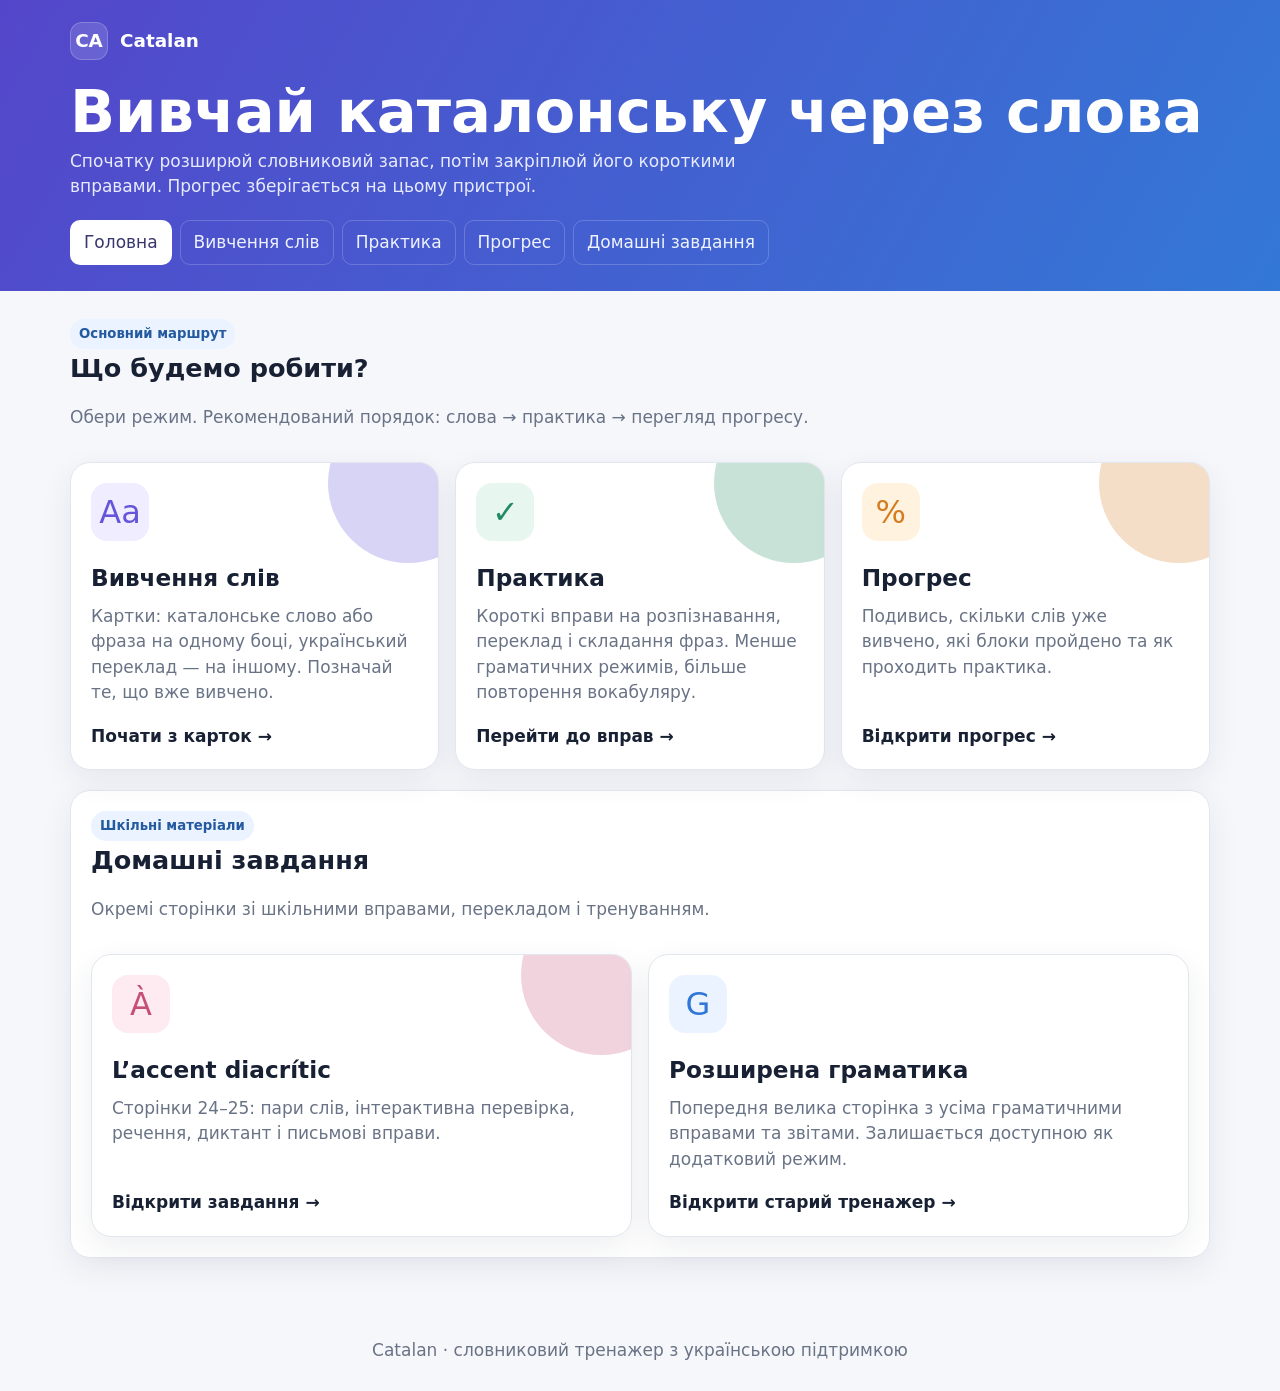
<file: index.html>
<!doctype html>
<html lang="uk">
<head>
<meta charset="utf-8">
<meta name="viewport" content="width=device-width,initial-scale=1">
<meta name="robots" content="noindex">
<title>Catalan · Навчання</title>
<link rel="stylesheet" href="assets/styles.css">
</head>
<body>
<header class="site-header">
  <div class="header-inner">
    <a class="brand" href="index.html"><span class="brand-mark">CA</span><span>Catalan</span></a>
    <h1 class="header-title">Вивчай каталонську через слова</h1>
    <p class="header-sub">Спочатку розширюй словниковий запас, потім закріплюй його короткими вправами. Прогрес зберігається на цьому пристрої.</p>
    <nav class="topnav" aria-label="Навігація">
      <a class="active" href="index.html">Головна</a>
      <a href="vocabulary.html">Вивчення слів</a>
      <a href="practice.html">Практика</a>
      <a href="progress.html">Прогрес</a>
      <a href="index.html#homework">Домашні завдання</a>
    </nav>
  </div>
</header>

<main class="page">
  <section class="section-title">
    <div>
      <span class="chip">Основний маршрут</span>
      <h1>Що будемо робити?</h1>
      <p class="muted">Обери режим. Рекомендований порядок: слова → практика → перегляд прогресу.</p>
    </div>
  </section>

  <section class="choice-grid">
    <a class="card choice-card vocab" href="vocabulary.html">
      <div class="choice-icon">Aa</div>
      <h2>Вивчення слів</h2>
      <p>Картки: каталонське слово або фраза на одному боці, український переклад — на іншому. Позначай те, що вже вивчено.</p>
      <span class="go">Почати з карток →</span>
    </a>

    <a class="card choice-card practice" href="practice.html">
      <div class="choice-icon">✓</div>
      <h2>Практика</h2>
      <p>Короткі вправи на розпізнавання, переклад і складання фраз. Менше граматичних режимів, більше повторення вокабуляру.</p>
      <span class="go">Перейти до вправ →</span>
    </a>

    <a class="card choice-card progress-card" href="progress.html">
      <div class="choice-icon">%</div>
      <h2>Прогрес</h2>
      <p>Подивись, скільки слів уже вивчено, які блоки пройдено та як проходить практика.</p>
      <span class="go">Відкрити прогрес →</span>
    </a>
  </section>

  <section id="homework" class="card" style="margin-top:20px">
    <div class="section-title">
      <div>
        <span class="chip">Шкільні матеріали</span>
        <h2>Домашні завдання</h2>
        <p class="muted">Окремі сторінки зі шкільними вправами, перекладом і тренуванням.</p>
      </div>
    </div>
    <div class="choice-grid">
      <a class="card choice-card homework-card" href="homework/accent-diacritic.html">
        <div class="choice-icon">À</div>
        <h2>L’accent diacrític</h2>
        <p>Сторінки 24–25: пари слів, інтерактивна перевірка, речення, диктант і письмові вправи.</p>
        <span class="go">Відкрити завдання →</span>
      </a>
      <a class="card choice-card" href="grammar.html">
        <div class="choice-icon" style="background:var(--blue-soft);color:var(--blue)">G</div>
        <h2>Розширена граматика</h2>
        <p>Попередня велика сторінка з усіма граматичними вправами та звітами. Залишається доступною як додатковий режим.</p>
        <span class="go">Відкрити старий тренажер →</span>
      </a>
    </div>
  </section>
</main>

<footer class="footer">Catalan · словниковий тренажер з українською підтримкою</footer>
</body>
</html>
</file>
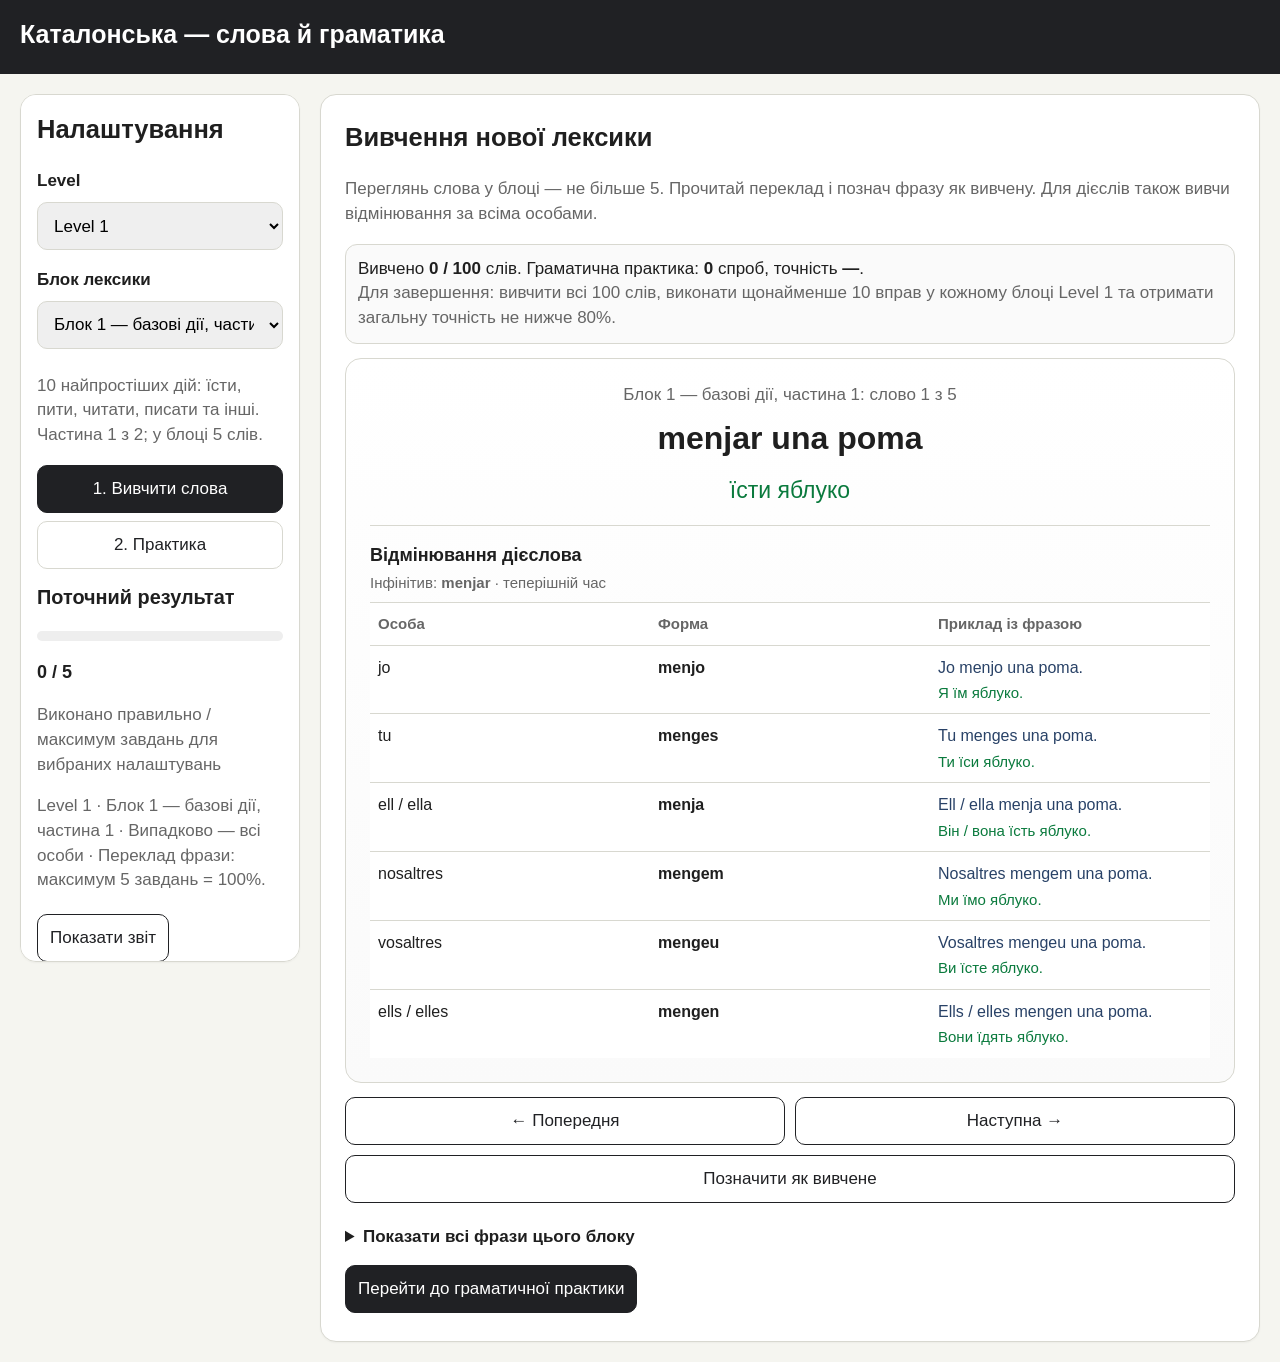
<file: grammar.html>
<!DOCTYPE html>
<html lang="uk">
<head>
<meta name="robots" content="noindex">
  <meta charset="UTF-8">
  <meta name="viewport" content="width=device-width, initial-scale=1.0">
  <title>Каталонська — слова, дієслова й граматика</title>
  <style>
    :root {
      --bg:#f5f5f0; --card:#fff; --ink:#1f1f1f; --muted:#666; --line:#d8d8d0;
      --accent:#202124; --ok:#0a7a3d; --bad:#b3261e; --warn:#956000;
      --soft:#eef3ff; --soft2:#f2f7f0;
    }
    *{box-sizing:border-box}
    body{margin:0;font-family:Arial,Helvetica,sans-serif;background:var(--bg);color:var(--ink);line-height:1.45}
    header{background:var(--accent);color:#fff;padding:22px 18px}
    header h1{margin:0 0 6px;font-size:25px}
    header p{margin:0;color:#ddd}
    main{max-width:1240px;margin:0 auto;padding:18px;display:grid;grid-template-columns:1fr;gap:16px}
    @media(min-width:980px){main{grid-template-columns:340px 1fr}}
    .card{background:var(--card);border:1px solid var(--line);border-radius:16px;padding:16px;box-shadow:0 1px 2px rgba(0,0,0,.04)}
    h2,h3{margin-top:0}
    label{display:block;margin-top:10px}
    button,input,select{font-size:16px;border-radius:10px;border:1px solid var(--line);padding:10px 12px}
    select,input{width:100%;margin:8px 0}
    button{background:var(--accent);color:#fff;border-color:var(--accent);cursor:pointer;margin:4px 4px 4px 0}
    button.secondary{background:#fff;color:var(--accent)}
    button.danger{background:#8a1c14;border-color:#8a1c14}
    button:disabled{opacity:.55;cursor:not-allowed}
    button.lesson{display:block;width:100%;text-align:left;background:#fff;color:var(--accent);border-color:var(--line);margin:7px 0;padding:9px 11px}
    button.lesson.active{background:var(--accent);color:#fff}
    .lesson-group{border:1px solid var(--line);border-radius:14px;padding:10px;margin:0 0 14px;background:#fafafa}
    .lesson-group:last-child{margin-bottom:0}
    .lesson-group-title{font-size:13px;font-weight:700;color:var(--muted);text-transform:uppercase;letter-spacing:.04em;margin:0 0 8px}
    .lesson-group button.lesson:first-of-type{margin-top:0}
    .lesson-group button.lesson:last-child{margin-bottom:0}
    .muted{color:var(--muted)}
    .phrase-box{background:var(--soft);border-radius:14px;padding:14px;margin:12px 0}
    .phrase-main{font-size:23px;font-weight:bold;margin-bottom:6px}
    .grammar-note{background:var(--soft2);border:1px solid #d7e7d2;border-radius:12px;padding:12px;margin:12px 0}
    .step-title{font-size:21px;margin:6px 0 10px}
    .task{font-size:19px;background:#fafafa;border:1px solid var(--line);border-radius:12px;padding:12px;margin:12px 0}
    .feedback{display:none;padding:12px;border-radius:12px;margin-top:12px}
    .feedback.ok{display:block;background:#e7f6ed;color:var(--ok);border:1px solid #bfe5cd}
    .feedback.bad{display:block;background:#fdecea;color:var(--bad);border:1px solid #f5c7c3}
    .feedback.assisted{display:block;background:#fff7e8;color:var(--warn);border:1px solid #ead3a0}
    .progress{height:10px;background:#eee;border-radius:999px;overflow:hidden;margin:10px 0}
    .bar{height:100%;width:0;background:var(--accent);transition:width .2s ease}
    .score{font-size:18px;font-weight:bold}
    .choices button{display:block;width:100%;background:#fff;color:var(--accent);text-align:left;border-color:var(--line);margin:8px 0}
    .choices button.selected{border-color:var(--accent);background:#f0f0f0}
    .word-bank span{display:inline-block;padding:8px 10px;margin:4px;border:1px solid var(--line);border-radius:10px;background:#fff;cursor:pointer}
    .target{min-height:46px;border:1px dashed #999;border-radius:12px;background:#fafafa;padding:9px;margin:8px 0 12px}
    .build-actions{display:flex;gap:8px;flex-wrap:wrap;margin:10px 0}
    .build-actions button{margin:0}
    table{width:100%;border-collapse:collapse;margin-top:10px;font-size:14px}
    td,th{border-top:1px solid var(--line);padding:7px 4px;text-align:left;vertical-align:top}
    .hint-panel{margin-top:10px;padding:10px;border:1px solid var(--line);border-radius:12px;background:#fafafa}
    .hint-warning{font-size:14px;color:var(--warn);margin:6px 0}
    .metrics{display:grid;grid-template-columns:1fr;gap:10px;margin:12px 0}
    @media(min-width:760px){.metrics{grid-template-columns:repeat(auto-fit,minmax(130px,1fr))}}
    .metric{border:1px solid var(--line);border-radius:12px;padding:12px;background:#fafafa}
    .metric .value{font-size:24px;font-weight:bold}
    .level{padding:10px 12px;border-radius:12px;margin:10px 0;border:1px solid var(--line);background:#fafafa}
    .level.ok{border-color:#bfe5cd;color:var(--ok);background:#e7f6ed}
    .level.warn{border-color:#ead3a0;color:var(--warn);background:#fff7e8}
    .level.bad{border-color:#f5c7c3;color:var(--bad);background:#fdecea}
    .mistakes{max-height:300px;overflow:auto;border:1px solid var(--line);border-radius:12px;background:#fafafa;padding:8px}
    .mistake{border-bottom:1px solid var(--line);padding:8px 4px;font-size:14px}
    .mistake:last-child{border-bottom:none}
    .mode-switch{display:grid;grid-template-columns:1fr 1fr;gap:8px;margin:14px 0}
    button.mode{margin:0;background:#fff;color:var(--accent);border-color:var(--line)}
    button.mode.active{background:var(--accent);color:#fff;border-color:var(--accent)}
    .study-card{border:1px solid var(--line);border-radius:16px;padding:22px;text-align:center;background:linear-gradient(180deg,#fff,#fafafa);margin:14px 0}
    .study-ca{font-size:30px;font-weight:700;margin:8px 0}
    .study-uk{font-size:22px;margin:12px 0;color:var(--ok)}
    .study-conjugation{margin-top:18px;padding-top:16px;border-top:1px solid var(--line);text-align:left}
    .study-conjugation h3{margin:0 0 4px;font-size:18px}
    .study-conjugation .verb-label{font-size:15px;color:var(--muted);margin-bottom:8px}
    .study-conjugation table{margin-top:8px;background:#fff}
    .study-conjugation th{font-size:13px;color:var(--muted)}
    .study-conjugation td:nth-child(2){font-weight:700}
    .study-conjugation .example{color:#294267}
    .study-conjugation .uk-example{margin-top:3px;color:var(--ok);font-size:13px;font-weight:400}
    .phrase-translation{margin-top:6px;padding-top:6px;border-top:1px solid rgba(0,0,0,.12)}
    @media(max-width:620px){
      .study-conjugation th:nth-child(3),
      .study-conjugation td:nth-child(3){display:none}
    }
    .study-actions{display:flex;flex-wrap:wrap;gap:7px;align-items:center}
    .study-actions button{margin:0}
    .study-progress{padding:12px;border:1px solid var(--line);border-radius:12px;background:#fafafa;margin:12px 0}
    .vocab-table td:first-child{font-weight:700}
    .learned-row{background:#eef8f1}
    .learned-badge{display:inline-block;padding:2px 7px;border-radius:999px;background:#e7f6ed;color:var(--ok);font-size:13px}
    .spelling-note{margin-top:7px;padding:8px 10px;border-radius:10px;background:#eef3ff;color:#294267}
    details{margin-top:14px}
    summary{cursor:pointer;font-weight:700;padding:8px 0}
    .hidden{display:none}
    code{background:#eee;padding:2px 5px;border-radius:5px}
  /* Tablet-first touch controls; keep browser zoom and portrait layouts available. */
html{-webkit-text-size-adjust:100%;text-size-adjust:100%}
button,select,input,summary,a.action{touch-action:manipulation}
button,select,input:not([type=checkbox]):not([type=radio]),summary{min-height:44px;box-sizing:border-box}
button,a,input,select,summary{-webkit-tap-highlight-color:rgba(29,99,196,.15)}
input,select,textarea{font-size:16px;max-width:100%}
img,svg{max-width:100%}
@media(hover:none){button:hover:not(:disabled){transform:none}}

main,main>.card{min-width:0}button{white-space:normal}table{overflow-wrap:anywhere}
.word-bank span{display:inline-flex;align-items:center;min-height:44px;box-sizing:border-box}
@media(min-width:960px) and (orientation:landscape){
 body{font-size:17px}header{padding:16px max(20px,env(safe-area-inset-left))}header h1{font-size:25px}
 main{max-width:1366px;padding:20px;grid-template-columns:280px minmax(0,1fr);gap:20px;align-items:start}
 main>aside{position:sticky;top:16px;max-height:calc(100svh - 32px);overflow-y:auto;overscroll-behavior-y:contain;-webkit-overflow-scrolling:touch;padding:18px}
 main>section.card{padding:24px}.card{min-width:0}.mode-switch{grid-template-columns:1fr}
 button,input,select{font-size:17px;min-height:48px}button.lesson{padding:12px}
 .study-actions{display:grid;grid-template-columns:repeat(2,minmax(0,1fr));gap:10px}.study-actions #markLearned{grid-column:1/-1}
 .study-card{padding:24px}.study-ca{font-size:32px}.study-uk{font-size:23px}
 table{font-size:16px;table-layout:fixed}th,td{padding:10px 8px}
 .study-conjugation th,.study-conjugation .uk-example{font-size:15px}
 .choices{display:grid;grid-template-columns:repeat(2,minmax(0,1fr));gap:12px}.choices button{margin:0;min-height:64px}
 .word-bank{display:flex;gap:10px;flex-wrap:wrap}.word-bank span{margin:0;padding:12px}
 .task{font-size:21px}.phrase-main{font-size:25px}.hint-warning,.mistake{font-size:16px}
 .metrics{grid-template-columns:repeat(2,minmax(0,1fr))}
 .mistakes{max-height:none;overflow:visible}
}


</style>
</head>
<body>
<header>
  <h1>Каталонська — слова й граматика</h1>
</header>

<main>
  <aside class="card">
    <h2>Налаштування</h2>

    <label for="levelSelect"><b>Level</b></label>
    <select id="levelSelect">
      <option value="level1">Level 1</option>
      <option value="level2">Level 2</option>
      <option value="level3">Level 3</option>
      <option value="level4">Level 4</option>
    </select>

    <label for="blockSelect"><b>Блок лексики</b></label>
    <select id="blockSelect"></select>
    <p class="muted" id="blockDescription"></p>

    <div class="mode-switch" aria-label="Режим роботи">
      <button class="mode active" id="studyMode" type="button">1. Вивчити слова</button>
      <button class="mode" id="practiceMode" type="button">2. Практика</button>
    </div>

    <div id="grammarControls" class="hidden">
      <label for="personSelect"><b>Граматична особа</b></label>
      <select id="personSelect">
        <option value="random">Випадково — всі особи</option>
        <option value="jo">jo</option>
        <option value="tu">tu</option>
        <option value="ell">ell / ella</option>
        <option value="nosaltres">nosaltres</option>
        <option value="vosaltres">vosaltres</option>
        <option value="ells">ells / elles</option>
      </select>

      <h3>Мініуроки</h3>
      <div class="lesson-group">
        <div class="lesson-group-title">Фрази</div>
        <button class="lesson active" data-lesson="phrase">1. Переклад фрази</button>
        <button class="lesson" data-lesson="choice">2. Обери фразу</button>
      </div>

      <div class="lesson-group">
        <div class="lesson-group-title">Модальні конструкції</div>
        <button class="lesson" data-lesson="modal">3. He de / Puc / Vull</button>
      </div>

      <div class="lesson-group">
        <div class="lesson-group-title">Склади речення</div>
        <button class="lesson" data-lesson="present_build">4. Теперішній час</button>
        <button class="lesson" data-lesson="negative_build">5. Заперечення</button>
        <button class="lesson" data-lesson="question_build">6. Питання</button>
        <button class="lesson" data-lesson="past_build">7. Минулий час</button>
        <button class="lesson" data-lesson="future_build">8. Майбутній час</button>
      </div>

      <div class="lesson-group">
        <div class="lesson-group-title">Заповни</div>
        <button class="lesson" data-lesson="present_fill">9. Теперішній час</button>
        <button class="lesson" data-lesson="negative_fill">10. Заперечення</button>
        <button class="lesson" data-lesson="question_fill">11. Питання</button>
        <button class="lesson" data-lesson="past_fill">12. Минулий час</button>
        <button class="lesson" data-lesson="future_fill">13. Майбутній час</button>
      </div>

      <div class="lesson-group">
        <div class="lesson-group-title">Повторення</div>
        <button class="lesson" data-lesson="mixed">14. Змішана практика</button>
      </div>
    </div>

    <h3>Поточний результат</h3>
    <div class="progress"><div class="bar" id="bar"></div></div>
    <p class="score"><span id="correct">0</span> / <span id="total">0</span></p>
    <p class="muted">Виконано правильно / максимум завдань для вибраних налаштувань</p>
    <p class="muted" id="filterMaximum"></p>

    <button class="secondary" id="showReport">Показати звіт</button>
    <button class="secondary" id="exportCsv">Експорт CSV</button>
    <button class="danger" id="reset">Очистити результат</button>
  </aside>

  <section class="card">
    <div id="studyPanel">
      <h2>Вивчення нової лексики</h2>
      <p class="muted">Переглянь слова у блоці — не більше 5. Прочитай переклад і познач фразу як вивчену. Для дієслів також вивчи відмінювання за всіма особами.</p>

      <div id="beginnerProgress" class="study-progress"></div>

      <div class="study-card">
        <div class="muted" id="studyCounter"></div>
        <div class="study-ca" id="studyCa"></div>
        <div class="study-uk" id="studyUk"></div>
        <div class="study-conjugation" id="studyConjugation"></div>
      </div>

      <div class="study-actions">
        <button class="secondary" id="studyPrev" type="button">← Попередня</button>
        <button class="secondary" id="studyNext" type="button">Наступна →</button>
        <button class="secondary" id="markLearned" type="button">Позначити як вивчене</button>
      </div>

      <details>
        <summary>Показати всі фрази цього блоку</summary>
        <table class="vocab-table" id="vocabTable">
          <thead><tr><th>Каталонською</th><th>Українською</th><th>Статус</th></tr></thead>
          <tbody></tbody>
        </table>
      </details>

      <button id="goToPractice" type="button">Перейти до граматичної практики</button>
    </div>

    <div id="practicePanel" class="hidden">
      <h2 id="lessonTitle"></h2>

      <div class="phrase-box">
        <div class="phrase-main" id="ukPhrase"></div>
        <div class="muted">Блок: <b id="activeBlockTitle"></b></div>
        <div class="muted">Каталонська фраза після перевірки: <b id="caPhrase">—</b></div>
      </div>

      <div class="grammar-note" id="grammarNote"></div>
      <div id="exercise"></div>
      <div id="feedback" class="feedback"></div>

      <button id="check">Перевірити</button>
      <button class="secondary" id="next" disabled>Наступне завдання</button>
      <p class="muted">Оцінюється тільки перша перевірка. Великі/малі літери та каталонські наголоси не знижують бал. Якщо відкрити підказку до перевірки, бал не нараховується.</p>
    </div>

    <div id="reportPanel" class="hidden">
      <h2>Звіт про якість роботи</h2>
      <p class="muted">Дані зберігаються локально в браузері цього пристрою.</p>

      <div id="qualityLevel" class="level"></div>

      <div class="metrics">
        <div class="metric"><div class="value" id="mAccuracy">0%</div><div>Виконання вибраного набору</div></div>
        <div class="metric"><div class="value" id="mCorrect">0</div><div>Правильно без підказки</div></div>
        <div class="metric"><div class="value" id="mHints">0</div><div>Використано підказок</div></div>
        <div class="metric"><div class="value" id="mAttempts">0</div><div>Усього спроб</div></div>
        <div class="metric"><div class="value" id="mTime">0 c</div><div>Середній час</div></div>
        <div class="metric"><div class="value" id="mSpelling">0</div><div>Підказки з написання</div></div>
      </div>

      <h3>Час роботи сьогодні — поточний блок</h3>
      <div class="time-summary" id="todayTimeSummary">
        <div class="metrics">
          <div class="metric"><div class="value" id="tElapsed">—</div><div>Від початку до завершення</div></div>
          <div class="metric"><div class="value" id="tActive">—</div><div>Активний час</div></div>
          <div class="metric"><div class="value" id="tIdle">—</div><div>Неактивний час</div></div>
          <div class="metric"><div class="value" id="tWindow">—</div><div>Початок → остання активність</div></div>
        </div>
        <div id="tLessons" class="grammar-note"></div>
        <p class="muted">Неактивність визначається за паузами між діями. Якщо немає кліків, вводу з клавіатури або прокручування понад 2 хвилини, час після перших 2 хвилин паузи рахується як неактивний. Час до першої та після останньої активності не враховується.</p>
      </div>

      <h3>Результат за блоками</h3>
      <table id="blockTable"><thead><tr><th>Блок</th><th>Правильно</th><th>Усього</th><th>Точність</th><th>Оцінка</th></tr></thead><tbody></tbody></table>

      <h3>Результат за мініуроками</h3>
      <table id="lessonTable"><thead><tr><th>Мініурок</th><th>Правильно</th><th>Усього</th><th>Точність</th><th>Оцінка</th></tr></thead><tbody></tbody></table>

      <h3>Результат за особами</h3>
      <table id="personTable"><thead><tr><th>Особа</th><th>Правильно</th><th>Усього</th><th>Точність</th><th>Оцінка</th></tr></thead><tbody></tbody></table>

      <h3>Що потрібно повторити</h3>
      <div id="recommendations"></div>

      <h3>Останні незараховані відповіді</h3>
      <div id="mistakes" class="mistakes"></div>

      <button class="secondary" id="backToPractice">Повернутися до вправ</button>
    </div>
  </section>
</main>

<script>
const BLOCKS = [
  {
    "id": "beginner1_five1",
    "level": "level1",
    "title": "Блок 1 — базові дії, частина 1",
    "description": "10 найпростіших дій: їсти, пити, читати, писати та інші. Частина 1 з 2; у блоці 5 слів.",
    "phrases": [
      {
        "ca": "menjar una poma",
        "uk": "їсти яблуко"
      },
      {
        "ca": "beure aigua",
        "uk": "пити воду"
      },
      {
        "ca": "llegir un llibre",
        "uk": "читати книжку"
      },
      {
        "ca": "escriure una paraula",
        "uk": "писати слово"
      },
      {
        "ca": "mirar un dibuix",
        "uk": "дивитися на малюнок"
      }
    ]
  },
  {
    "id": "beginner1_five2",
    "level": "level1",
    "title": "Блок 2 — базові дії, частина 2",
    "description": "10 найпростіших дій: їсти, пити, читати, писати та інші. Частина 2 з 2; у блоці 5 слів.",
    "phrases": [
      {
        "ca": "escoltar música",
        "uk": "слухати музику"
      },
      {
        "ca": "parlar català",
        "uk": "говорити каталонською"
      },
      {
        "ca": "obrir la porta",
        "uk": "відчиняти двері"
      },
      {
        "ca": "tancar la finestra",
        "uk": "зачиняти вікно"
      },
      {
        "ca": "dormir bé",
        "uk": "добре спати"
      }
    ]
  },
  {
    "id": "beginner2_five1",
    "level": "level1",
    "title": "Блок 3 — удома, частина 1",
    "description": "10 простих фраз про дім і щоденні домашні справи. Частина 1 з 2; у блоці 5 слів.",
    "phrases": [
      {
        "ca": "viure en una casa",
        "uk": "жити в будинку"
      },
      {
        "ca": "entrar a l’habitació",
        "uk": "заходити до кімнати"
      },
      {
        "ca": "sortir de casa",
        "uk": "виходити з дому"
      },
      {
        "ca": "netejar la taula",
        "uk": "прибирати стіл"
      },
      {
        "ca": "rentar els plats",
        "uk": "мити посуд"
      }
    ]
  },
  {
    "id": "beginner2_five2",
    "level": "level1",
    "title": "Блок 4 — удома, частина 2",
    "description": "10 простих фраз про дім і щоденні домашні справи. Частина 2 з 2; у блоці 5 слів.",
    "phrases": [
      {
        "ca": "preparar l’esmorzar",
        "uk": "готувати сніданок"
      },
      {
        "ca": "ajudar a casa",
        "uk": "допомагати вдома"
      },
      {
        "ca": "buscar les claus",
        "uk": "шукати ключі"
      },
      {
        "ca": "trobar la motxilla",
        "uk": "знаходити рюкзак"
      },
      {
        "ca": "seure a la cadira",
        "uk": "сідати на стілець"
      }
    ]
  },
  {
    "id": "beginner3_five1",
    "level": "level1",
    "title": "Блок 5 — школа, частина 1",
    "description": "10 базових фраз про уроки, завдання та клас. Частина 1 з 2; у блоці 5 слів.",
    "phrases": [
      {
        "ca": "anar a l’escola",
        "uk": "йти до школи"
      },
      {
        "ca": "estudiar català",
        "uk": "вивчати каталонську"
      },
      {
        "ca": "fer els deures",
        "uk": "робити домашнє завдання"
      },
      {
        "ca": "preguntar a la mestra",
        "uk": "запитувати вчительку"
      },
      {
        "ca": "respondre una pregunta",
        "uk": "відповідати на запитання"
      }
    ]
  },
  {
    "id": "beginner3_five2",
    "level": "level1",
    "title": "Блок 6 — школа, частина 2",
    "description": "10 базових фраз про уроки, завдання та клас. Частина 2 з 2; у блоці 5 слів.",
    "phrases": [
      {
        "ca": "treballar en grup",
        "uk": "працювати в групі"
      },
      {
        "ca": "dibuixar un mapa",
        "uk": "малювати карту"
      },
      {
        "ca": "comptar fins a deu",
        "uk": "рахувати до десяти"
      },
      {
        "ca": "aprendre una paraula",
        "uk": "вивчати слово"
      },
      {
        "ca": "recordar la resposta",
        "uk": "пам’ятати відповідь"
      }
    ]
  },
  {
    "id": "beginner4_five1",
    "level": "level1",
    "title": "Блок 7 — сім’я та друзі, частина 1",
    "description": "10 простих фраз про родину, друзів і спілкування. Частина 1 з 2; у блоці 5 слів.",
    "phrases": [
      {
        "ca": "veure la família",
        "uk": "бачити родину"
      },
      {
        "ca": "visitar els avis",
        "uk": "відвідувати бабусю й дідуся"
      },
      {
        "ca": "jugar amb un amic",
        "uk": "гратися з другом"
      },
      {
        "ca": "parlar amb la mare",
        "uk": "розмовляти з мамою"
      },
      {
        "ca": "ajudar el pare",
        "uk": "допомагати татові"
      }
    ]
  },
  {
    "id": "beginner4_five2",
    "level": "level1",
    "title": "Блок 8 — сім’я та друзі, частина 2",
    "description": "10 простих фраз про родину, друзів і спілкування. Частина 2 з 2; у блоці 5 слів.",
    "phrases": [
      {
        "ca": "estimar la família",
        "uk": "любити родину"
      },
      {
        "ca": "compartir una joguina",
        "uk": "ділитися іграшкою"
      },
      {
        "ca": "esperar una amiga",
        "uk": "чекати на подругу"
      },
      {
        "ca": "donar les gràcies",
        "uk": "дякувати"
      },
      {
        "ca": "saludar un company",
        "uk": "вітатися з однокласником"
      }
    ]
  },
  {
    "id": "beginner5_five1",
    "level": "level1",
    "title": "Блок 9 — мій день, частина 1",
    "description": "10 фраз про ранкові справи, школу, їжу та сон. Частина 1 з 2; у блоці 5 слів.",
    "phrases": [
      {
        "ca": "llevar-se al matí",
        "uk": "вставати вранці"
      },
      {
        "ca": "rentar-se la cara",
        "uk": "мити обличчя"
      },
      {
        "ca": "vestir-se ràpid",
        "uk": "швидко одягатися"
      },
      {
        "ca": "esmorzar a casa",
        "uk": "снідати вдома"
      },
      {
        "ca": "anar a l’escola",
        "uk": "йти до школи"
      }
    ]
  },
  {
    "id": "beginner5_five2",
    "level": "level1",
    "title": "Блок 10 — мій день, частина 2",
    "description": "10 фраз про ранкові справи, школу, їжу та сон. Частина 2 з 2; у блоці 5 слів.",
    "phrases": [
      {
        "ca": "tornar a casa",
        "uk": "повертатися додому"
      },
      {
        "ca": "dinar amb la família",
        "uk": "обідати з родиною"
      },
      {
        "ca": "descansar una estona",
        "uk": "трохи відпочивати"
      },
      {
        "ca": "sopar a les vuit",
        "uk": "вечеряти о восьмій"
      },
      {
        "ca": "anar a dormir",
        "uk": "йти спати"
      }
    ]
  },
  {
    "id": "beginner6_five1",
    "level": "level1",
    "title": "Блок 11 — їжа та напої, частина 1",
    "description": "10 базових фраз про продукти, приготування їжі та бажання. Частина 1 з 2; у блоці 5 слів.",
    "phrases": [
      {
        "ca": "comprar pa",
        "uk": "купувати хліб"
      },
      {
        "ca": "menjar fruita",
        "uk": "їсти фрукти"
      },
      {
        "ca": "beure llet",
        "uk": "пити молоко"
      },
      {
        "ca": "cuinar arròs",
        "uk": "готувати рис"
      },
      {
        "ca": "tallar una poma",
        "uk": "різати яблуко"
      }
    ]
  },
  {
    "id": "beginner6_five2",
    "level": "level1",
    "title": "Блок 12 — їжа та напої, частина 2",
    "description": "10 базових фраз про продукти, приготування їжі та бажання. Частина 2 з 2; у блоці 5 слів.",
    "phrases": [
      {
        "ca": "preparar una amanida",
        "uk": "готувати салат"
      },
      {
        "ca": "posar la taula",
        "uk": "накривати на стіл"
      },
      {
        "ca": "tenir gana",
        "uk": "бути голодним"
      },
      {
        "ca": "tenir set",
        "uk": "хотіти пити"
      },
      {
        "ca": "voler un gelat",
        "uk": "хотіти морозиво"
      }
    ]
  },
  {
    "id": "beginner7_five1",
    "level": "level1",
    "title": "Блок 13 — місця та напрямки, частина 1",
    "description": "10 простих фраз про дорогу, транспорт і рух. Частина 1 з 2; у блоці 5 слів.",
    "phrases": [
      {
        "ca": "anar al parc",
        "uk": "йти до парку"
      },
      {
        "ca": "caminar pel carrer",
        "uk": "йти вулицею"
      },
      {
        "ca": "girar a la dreta",
        "uk": "повертати праворуч"
      },
      {
        "ca": "girar a l’esquerra",
        "uk": "повертати ліворуч"
      },
      {
        "ca": "entrar a la botiga",
        "uk": "заходити до магазину"
      }
    ]
  },
  {
    "id": "beginner7_five2",
    "level": "level1",
    "title": "Блок 14 — місця та напрямки, частина 2",
    "description": "10 простих фраз про дорогу, транспорт і рух. Частина 2 з 2; у блоці 5 слів.",
    "phrases": [
      {
        "ca": "sortir de l’escola",
        "uk": "виходити зі школи"
      },
      {
        "ca": "esperar l’autobús",
        "uk": "чекати на автобус"
      },
      {
        "ca": "pujar les escales",
        "uk": "підійматися сходами"
      },
      {
        "ca": "baixar les escales",
        "uk": "спускатися сходами"
      },
      {
        "ca": "arribar a casa",
        "uk": "приходити додому"
      }
    ]
  },
  {
    "id": "beginner8_five1",
    "level": "level1",
    "title": "Блок 15 — одяг і погода, частина 1",
    "description": "10 базових фраз про одяг, температуру та погоду. Частина 1 з 2; у блоці 5 слів.",
    "phrases": [
      {
        "ca": "portar una jaqueta",
        "uk": "носити куртку"
      },
      {
        "ca": "posar-se un abric",
        "uk": "одягати пальто"
      },
      {
        "ca": "treure les sabates",
        "uk": "знімати взуття"
      },
      {
        "ca": "obrir el paraigua",
        "uk": "розкривати парасолю"
      },
      {
        "ca": "tenir fred",
        "uk": "мерзнути"
      }
    ]
  },
  {
    "id": "beginner8_five2",
    "level": "level1",
    "title": "Блок 16 — одяг і погода, частина 2",
    "description": "10 базових фраз про одяг, температуру та погоду. Частина 2 з 2; у блоці 5 слів.",
    "phrases": [
      {
        "ca": "tenir calor",
        "uk": "відчувати спеку"
      },
      {
        "ca": "mirar la pluja",
        "uk": "дивитися на дощ"
      },
      {
        "ca": "jugar amb la neu",
        "uk": "гратися зі снігом"
      },
      {
        "ca": "veure el sol",
        "uk": "бачити сонце"
      },
      {
        "ca": "esperar bon temps",
        "uk": "чекати гарної погоди"
      }
    ]
  },
  {
    "id": "beginner9_five1",
    "level": "level1",
    "title": "Блок 17 — почуття та потреби, частина 1",
    "description": "10 простих фраз про самопочуття, потреби та емоції. Частина 1 з 2; у блоці 5 слів.",
    "phrases": [
      {
        "ca": "sentir-se bé",
        "uk": "почуватися добре"
      },
      {
        "ca": "sentir-se malament",
        "uk": "почуватися погано"
      },
      {
        "ca": "tenir por",
        "uk": "боятися"
      },
      {
        "ca": "tenir son",
        "uk": "хотіти спати"
      },
      {
        "ca": "necessitar ajuda",
        "uk": "потребувати допомоги"
      }
    ]
  },
  {
    "id": "beginner9_five2",
    "level": "level1",
    "title": "Блок 18 — почуття та потреби, частина 2",
    "description": "10 простих фраз про самопочуття, потреби та емоції. Частина 2 з 2; у блоці 5 слів.",
    "phrases": [
      {
        "ca": "voler descansar",
        "uk": "хотіти відпочити"
      },
      {
        "ca": "poder continuar",
        "uk": "могти продовжувати"
      },
      {
        "ca": "dir la veritat",
        "uk": "казати правду"
      },
      {
        "ca": "riure molt",
        "uk": "багато сміятися"
      },
      {
        "ca": "plorar una mica",
        "uk": "трохи плакати"
      }
    ]
  },
  {
    "id": "beginner10_five1",
    "level": "level1",
    "title": "Блок 19 — просте спілкування, частина 1",
    "description": "Останні 10 фраз Level 1: привітання, відповіді та прохання. Частина 1 з 2; у блоці 5 слів.",
    "phrases": [
      {
        "ca": "dir bon dia",
        "uk": "казати «добрий день»"
      },
      {
        "ca": "dir bona nit",
        "uk": "казати «добраніч»"
      },
      {
        "ca": "demanar perdó",
        "uk": "просити вибачення"
      },
      {
        "ca": "donar les gràcies",
        "uk": "дякувати"
      },
      {
        "ca": "preguntar el nom",
        "uk": "запитувати ім’я"
      }
    ]
  },
  {
    "id": "beginner10_five2",
    "level": "level1",
    "title": "Блок 20 — просте спілкування, частина 2",
    "description": "Останні 10 фраз Level 1: привітання, відповіді та прохання. Частина 2 з 2; у блоці 5 слів.",
    "phrases": [
      {
        "ca": "respondre que sí",
        "uk": "відповідати «так»"
      },
      {
        "ca": "respondre que no",
        "uk": "відповідати «ні»"
      },
      {
        "ca": "parlar a poc a poc",
        "uk": "говорити повільно"
      },
      {
        "ca": "repetir una paraula",
        "uk": "повторювати слово"
      },
      {
        "ca": "entendre la pregunta",
        "uk": "розуміти запитання"
      }
    ]
  },
  {
    "id": "level2_1_five1",
    "level": "level2",
    "title": "Блок 1 — у школі, частина 1",
    "description": "Шкільні дії, інструкції та просте спілкування на уроці. Частина 1 з 2; у блоці 5 слів.",
    "phrases": [
      {
        "ca": "portar el material escolar",
        "uk": "приносити шкільне приладдя"
      },
      {
        "ca": "arribar a l’escola a temps",
        "uk": "приходити до школи вчасно"
      },
      {
        "ca": "escoltar la mestra",
        "uk": "слухати вчительку"
      },
      {
        "ca": "treballar en parella",
        "uk": "працювати в парі"
      },
      {
        "ca": "fer una pregunta",
        "uk": "ставити запитання"
      }
    ]
  },
  {
    "id": "level2_1_five2",
    "level": "level2",
    "title": "Блок 2 — у школі, частина 2",
    "description": "Шкільні дії, інструкції та просте спілкування на уроці. Частина 2 з 2; у блоці 5 слів.",
    "phrases": [
      {
        "ca": "demanar ajuda",
        "uk": "просити допомоги"
      },
      {
        "ca": "escriure una resposta completa",
        "uk": "писати повну відповідь"
      },
      {
        "ca": "llegir en veu alta",
        "uk": "читати вголос"
      },
      {
        "ca": "corregir un error",
        "uk": "виправляти помилку"
      },
      {
        "ca": "preparar un examen",
        "uk": "готуватися до іспиту"
      }
    ]
  },
  {
    "id": "level2_2_five1",
    "level": "level2",
    "title": "Блок 3 — розпорядок дня, частина 1",
    "description": "Щоденні справи з точнішим описом часу та послідовності. Частина 1 з 2; у блоці 5 слів.",
    "phrases": [
      {
        "ca": "llevar-se a les set",
        "uk": "вставати о сьомій"
      },
      {
        "ca": "rentar-se les dents",
        "uk": "чистити зуби"
      },
      {
        "ca": "vestir-se abans d’esmorzar",
        "uk": "одягатися перед сніданком"
      },
      {
        "ca": "preparar la motxilla",
        "uk": "готувати рюкзак"
      },
      {
        "ca": "sortir de casa d’hora",
        "uk": "виходити з дому рано"
      }
    ]
  },
  {
    "id": "level2_2_five2",
    "level": "level2",
    "title": "Блок 4 — розпорядок дня, частина 2",
    "description": "Щоденні справи з точнішим описом часу та послідовності. Частина 2 з 2; у блоці 5 слів.",
    "phrases": [
      {
        "ca": "caminar fins a l’escola",
        "uk": "йти пішки до школи"
      },
      {
        "ca": "tornar a casa a la tarda",
        "uk": "повертатися додому після обіду"
      },
      {
        "ca": "fer els deures després de dinar",
        "uk": "робити домашнє завдання після обіду"
      },
      {
        "ca": "descansar mitja hora",
        "uk": "відпочивати пів години"
      },
      {
        "ca": "anar a dormir d’hora",
        "uk": "лягати спати рано"
      }
    ]
  },
  {
    "id": "level2_3_five1",
    "level": "level2",
    "title": "Блок 5 — домашні справи, частина 1",
    "description": "Прості обов’язки вдома та догляд за кімнатою. Частина 1 з 2; у блоці 5 слів.",
    "phrases": [
      {
        "ca": "fer el llit",
        "uk": "застеляти ліжко"
      },
      {
        "ca": "netejar l’habitació",
        "uk": "прибирати кімнату"
      },
      {
        "ca": "rentar la roba",
        "uk": "прати одяг"
      },
      {
        "ca": "treure la brossa",
        "uk": "виносити сміття"
      },
      {
        "ca": "posar la taula",
        "uk": "накривати на стіл"
      }
    ]
  },
  {
    "id": "level2_3_five2",
    "level": "level2",
    "title": "Блок 6 — домашні справи, частина 2",
    "description": "Прості обов’язки вдома та догляд за кімнатою. Частина 2 з 2; у блоці 5 слів.",
    "phrases": [
      {
        "ca": "preparar el sopar",
        "uk": "готувати вечерю"
      },
      {
        "ca": "obrir les finestres",
        "uk": "відчиняти вікна"
      },
      {
        "ca": "tancar la porta amb clau",
        "uk": "замикати двері на ключ"
      },
      {
        "ca": "ajudar la família",
        "uk": "допомагати родині"
      },
      {
        "ca": "buscar una cosa perduda",
        "uk": "шукати загублену річ"
      }
    ]
  },
  {
    "id": "level2_4_five1",
    "level": "level2",
    "title": "Блок 7 — їжа та покупки, частина 1",
    "description": "Покупки, просте замовлення їжі та приготування страв. Частина 1 з 2; у блоці 5 слів.",
    "phrases": [
      {
        "ca": "comprar fruita i verdura",
        "uk": "купувати фрукти й овочі"
      },
      {
        "ca": "demanar un entrepà",
        "uk": "замовляти бутерброд"
      },
      {
        "ca": "triar una beguda",
        "uk": "обирати напій"
      },
      {
        "ca": "pagar el compte",
        "uk": "оплачувати рахунок"
      },
      {
        "ca": "preparar un berenar",
        "uk": "готувати перекус"
      }
    ]
  },
  {
    "id": "level2_4_five2",
    "level": "level2",
    "title": "Блок 8 — їжа та покупки, частина 2",
    "description": "Покупки, просте замовлення їжі та приготування страв. Частина 2 з 2; у блоці 5 слів.",
    "phrases": [
      {
        "ca": "tallar el pa",
        "uk": "різати хліб"
      },
      {
        "ca": "cuinar pasta",
        "uk": "готувати макарони"
      },
      {
        "ca": "posar llet als cereals",
        "uk": "додавати молоко до пластівців"
      },
      {
        "ca": "beure suc de taronja",
        "uk": "пити апельсиновий сік"
      },
      {
        "ca": "voler unes postres",
        "uk": "хотіти десерт"
      }
    ]
  },
  {
    "id": "level2_5_five1",
    "level": "level2",
    "title": "Блок 9 — місто і транспорт, частина 1",
    "description": "Пересування містом, автобусом і пошук потрібного місця. Частина 1 з 2; у блоці 5 слів.",
    "phrases": [
      {
        "ca": "anar a la biblioteca",
        "uk": "йти до бібліотеки"
      },
      {
        "ca": "esperar l’autobús",
        "uk": "чекати на автобус"
      },
      {
        "ca": "pujar a l’autobús",
        "uk": "сідати в автобус"
      },
      {
        "ca": "baixar a la parada següent",
        "uk": "виходити на наступній зупинці"
      },
      {
        "ca": "caminar fins al parc",
        "uk": "йти пішки до парку"
      }
    ]
  },
  {
    "id": "level2_5_five2",
    "level": "level2",
    "title": "Блок 10 — місто і транспорт, частина 2",
    "description": "Пересування містом, автобусом і пошук потрібного місця. Частина 2 з 2; у блоці 5 слів.",
    "phrases": [
      {
        "ca": "girar després del semàfor",
        "uk": "повертати після світлофора"
      },
      {
        "ca": "entrar a la farmàcia",
        "uk": "заходити до аптеки"
      },
      {
        "ca": "sortir del supermercat",
        "uk": "виходити із супермаркету"
      },
      {
        "ca": "arribar a l’estació",
        "uk": "прибувати на станцію"
      },
      {
        "ca": "tornar a casa en autobús",
        "uk": "повертатися додому автобусом"
      }
    ]
  },
  {
    "id": "level2_6_five1",
    "level": "level2",
    "title": "Блок 11 — здоров’я, частина 1",
    "description": "Прості фрази про самопочуття, відпочинок і здорові звички. Частина 1 з 2; у блоці 5 слів.",
    "phrases": [
      {
        "ca": "tenir mal de cap",
        "uk": "мати головний біль"
      },
      {
        "ca": "tenir mal de panxa",
        "uk": "мати біль у животі"
      },
      {
        "ca": "necessitar descansar",
        "uk": "потребувати відпочинку"
      },
      {
        "ca": "beure molta aigua",
        "uk": "пити багато води"
      },
      {
        "ca": "menjar aliments saludables",
        "uk": "їсти корисні продукти"
      }
    ]
  },
  {
    "id": "level2_6_five2",
    "level": "level2",
    "title": "Блок 12 — здоров’я, частина 2",
    "description": "Прості фрази про самопочуття, відпочинок і здорові звички. Частина 2 з 2; у блоці 5 слів.",
    "phrases": [
      {
        "ca": "prendre un medicament",
        "uk": "приймати ліки"
      },
      {
        "ca": "anar al metge",
        "uk": "йти до лікаря"
      },
      {
        "ca": "dormir vuit hores",
        "uk": "спати вісім годин"
      },
      {
        "ca": "caminar cada dia",
        "uk": "ходити пішки щодня"
      },
      {
        "ca": "sentir-se millor",
        "uk": "почуватися краще"
      }
    ]
  },
  {
    "id": "level2_7_five1",
    "level": "level2",
    "title": "Блок 13 — вільний час, частина 1",
    "description": "Хобі, спорт, музика, читання та культурні заняття. Частина 1 з 2; у блоці 5 слів.",
    "phrases": [
      {
        "ca": "fer esport després de classe",
        "uk": "займатися спортом після уроків"
      },
      {
        "ca": "jugar a futbol",
        "uk": "грати у футбол"
      },
      {
        "ca": "mirar una pel·lícula",
        "uk": "дивитися фільм"
      },
      {
        "ca": "llegir un còmic",
        "uk": "читати комікс"
      },
      {
        "ca": "escoltar una cançó nova",
        "uk": "слухати нову пісню"
      }
    ]
  },
  {
    "id": "level2_7_five2",
    "level": "level2",
    "title": "Блок 14 — вільний час, частина 2",
    "description": "Хобі, спорт, музика, читання та культурні заняття. Частина 2 з 2; у блоці 5 слів.",
    "phrases": [
      {
        "ca": "dibuixar un personatge",
        "uk": "малювати персонажа"
      },
      {
        "ca": "fer una foto",
        "uk": "робити фотографію"
      },
      {
        "ca": "visitar un museu",
        "uk": "відвідувати музей"
      },
      {
        "ca": "aprendre una cançó",
        "uk": "вивчати пісню"
      },
      {
        "ca": "caminar amb els amics",
        "uk": "гуляти з друзями"
      }
    ]
  },
  {
    "id": "level2_8_five1",
    "level": "level2",
    "title": "Блок 15 — друзі та родина, частина 1",
    "description": "Спілкування, допомога, спільні заняття та повага до інших. Частина 1 з 2; у блоці 5 слів.",
    "phrases": [
      {
        "ca": "parlar amb els companys",
        "uk": "розмовляти з однокласниками"
      },
      {
        "ca": "ajudar una amiga",
        "uk": "допомагати подрузі"
      },
      {
        "ca": "compartir una idea",
        "uk": "ділитися ідеєю"
      },
      {
        "ca": "esperar un amic",
        "uk": "чекати на друга"
      },
      {
        "ca": "donar un regal",
        "uk": "дарувати подарунок"
      }
    ]
  },
  {
    "id": "level2_8_five2",
    "level": "level2",
    "title": "Блок 16 — друзі та родина, частина 2",
    "description": "Спілкування, допомога, спільні заняття та повага до інших. Частина 2 з 2; у блоці 5 слів.",
    "phrases": [
      {
        "ca": "explicar una història",
        "uk": "розповідати історію"
      },
      {
        "ca": "respectar una opinió",
        "uk": "поважати думку"
      },
      {
        "ca": "visitar els avis",
        "uk": "відвідувати бабусю й дідуся"
      },
      {
        "ca": "jugar amb els cosins",
        "uk": "гратися з двоюрідними братами й сестрами"
      },
      {
        "ca": "treballar amb una altra persona",
        "uk": "працювати з іншою людиною"
      }
    ]
  },
  {
    "id": "level2_9_five1",
    "level": "level2",
    "title": "Блок 17 — погода та одяг, частина 1",
    "description": "Одяг за погодою та прості дії в дощовий або теплий день. Частина 1 з 2; у блоці 5 слів.",
    "phrases": [
      {
        "ca": "portar sabates còmodes",
        "uk": "носити зручне взуття"
      },
      {
        "ca": "posar-se una gorra",
        "uk": "одягати кепку"
      },
      {
        "ca": "treure la jaqueta",
        "uk": "знімати куртку"
      },
      {
        "ca": "obrir el paraigua",
        "uk": "розкривати парасолю"
      },
      {
        "ca": "mirar la previsió del temps",
        "uk": "дивитися прогноз погоди"
      }
    ]
  },
  {
    "id": "level2_9_five2",
    "level": "level2",
    "title": "Блок 18 — погода та одяг, частина 2",
    "description": "Одяг за погодою та прості дії в дощовий або теплий день. Частина 2 з 2; у блоці 5 слів.",
    "phrases": [
      {
        "ca": "tenir fred al matí",
        "uk": "мерзнути вранці"
      },
      {
        "ca": "tenir calor a la tarda",
        "uk": "відчувати спеку після обіду"
      },
      {
        "ca": "sortir amb paraigua",
        "uk": "виходити з парасолею"
      },
      {
        "ca": "caminar sota la pluja",
        "uk": "йти під дощем"
      },
      {
        "ca": "tornar a casa aviat",
        "uk": "повертатися додому рано"
      }
    ]
  },
  {
    "id": "level2_10_five1",
    "level": "level2",
    "title": "Блок 19 — плани, частина 1",
    "description": "Прості наміри та плани на вихідні або невелику подорож. Частина 1 з 2; у блоці 5 слів.",
    "phrases": [
      {
        "ca": "voler anar al cinema",
        "uk": "хотіти піти до кінотеатру"
      },
      {
        "ca": "poder sortir demà",
        "uk": "могти вийти завтра"
      },
      {
        "ca": "preparar una excursió",
        "uk": "готувати екскурсію"
      },
      {
        "ca": "parlar del cap de setmana",
        "uk": "говорити про вихідні"
      },
      {
        "ca": "visitar un lloc nou",
        "uk": "відвідувати нове місце"
      }
    ]
  },
  {
    "id": "level2_10_five2",
    "level": "level2",
    "title": "Блок 20 — плани, частина 2",
    "description": "Прості наміри та плани на вихідні або невелику подорож. Частина 2 з 2; у блоці 5 слів.",
    "phrases": [
      {
        "ca": "portar menjar i aigua",
        "uk": "брати їжу та воду"
      },
      {
        "ca": "arribar a temps",
        "uk": "приходити вчасно"
      },
      {
        "ca": "recordar el camí",
        "uk": "пам’ятати дорогу"
      },
      {
        "ca": "tornar al vespre",
        "uk": "повертатися ввечері"
      },
      {
        "ca": "fer plans amb els amics",
        "uk": "планувати щось із друзями"
      }
    ]
  },
  {
    "id": "block1_part1_five1",
    "title": "Блок 1 — рішення та думки, частина 1",
    "description": "Перший блок попередньої лексики. Частина 1 з 2; у блоці 5 слів.",
    "phrases": [
      {
        "ca": "fer un esforç",
        "uk": "докласти зусиль"
      },
      {
        "ca": "prendre una decisió",
        "uk": "ухвалити рішення"
      },
      {
        "ca": "tenir en compte",
        "uk": "брати до уваги"
      },
      {
        "ca": "posar-se d’acord",
        "uk": "домовитися"
      },
      {
        "ca": "anar amb compte",
        "uk": "бути обережним"
      }
    ],
    "level": "level3"
  },
  {
    "id": "block1_part1_five2",
    "title": "Блок 2 — рішення та думки, частина 2",
    "description": "Перший блок попередньої лексики. Частина 2 з 2; у блоці 5 слів.",
    "phrases": [
      {
        "ca": "fer-se responsable de",
        "uk": "брати на себе відповідальність за"
      },
      {
        "ca": "tenir l’oportunitat de",
        "uk": "мати можливість"
      },
      {
        "ca": "donar suport a algú",
        "uk": "підтримувати когось"
      },
      {
        "ca": "fer una queixa",
        "uk": "подати скаргу"
      },
      {
        "ca": "arribar a una conclusió",
        "uk": "дійти висновку"
      }
    ],
    "level": "level3"
  },
  {
    "id": "block1_part2_five1",
    "title": "Блок 3 — рішення та думки, частина 1",
    "description": "Перший блок попередньої лексики. Частина 1 з 2; у блоці 5 слів.",
    "phrases": [
      {
        "ca": "canviar d’opinió",
        "uk": "змінити думку"
      },
      {
        "ca": "estar d’acord amb",
        "uk": "погоджуватися з"
      },
      {
        "ca": "estar en desacord amb",
        "uk": "не погоджуватися з"
      },
      {
        "ca": "tenir dubtes sobre",
        "uk": "мати сумніви щодо"
      },
      {
        "ca": "resoldre un problema",
        "uk": "вирішити проблему"
      }
    ],
    "level": "level3"
  },
  {
    "id": "block1_part2_five2",
    "title": "Блок 4 — рішення та думки, частина 2",
    "description": "Перший блок попередньої лексики. Частина 2 з 2; у блоці 5 слів.",
    "phrases": [
      {
        "ca": "aprofitar el temps",
        "uk": "використовувати час з користю"
      },
      {
        "ca": "perdre el temps",
        "uk": "марнувати час"
      },
      {
        "ca": "fer una proposta",
        "uk": "зробити пропозицію"
      },
      {
        "ca": "millorar les condicions",
        "uk": "покращити умови"
      },
      {
        "ca": "tenir experiència en",
        "uk": "мати досвід у"
      }
    ],
    "level": "level3"
  },
  {
    "id": "block1_part3",
    "title": "Блок 5 — рішення та думки, частина 3",
    "description": "Перший блок попередньої лексики. Частина 3 з 3; у блоці 5 слів.",
    "phrases": [
      {
        "ca": "fer front a una situació",
        "uk": "дати раду ситуації"
      },
      {
        "ca": "dependre de les circumstàncies",
        "uk": "залежати від обставин"
      },
      {
        "ca": "aconseguir un objectiu",
        "uk": "досягти мети"
      },
      {
        "ca": "tenir conseqüències",
        "uk": "мати наслідки"
      },
      {
        "ca": "valorar els avantatges i els inconvenients",
        "uk": "оцінити переваги та недоліки"
      }
    ],
    "level": "level3"
  },
  {
    "id": "block2_part1_five1",
    "title": "Блок 6 — правила та співпраця, частина 1",
    "description": "Другий блок попередньої лексики. Частина 1 з 2; у блоці 5 слів.",
    "phrases": [
      {
        "ca": "prendre mesures",
        "uk": "вживати заходів"
      },
      {
        "ca": "fer una excepció",
        "uk": "зробити виняток"
      },
      {
        "ca": "tenir la intenció de",
        "uk": "мати намір"
      },
      {
        "ca": "posar en pràctica",
        "uk": "застосувати на практиці"
      },
      {
        "ca": "fer una comparació",
        "uk": "зробити порівняння"
      }
    ],
    "level": "level3"
  },
  {
    "id": "block2_part1_five2",
    "title": "Блок 7 — правила та співпраця, частина 2",
    "description": "Другий блок попередньої лексики. Частина 2 з 2; у блоці 5 слів.",
    "phrases": [
      {
        "ca": "arribar a un acord",
        "uk": "досягти домовленості"
      },
      {
        "ca": "tenir confiança en",
        "uk": "мати довіру до"
      },
      {
        "ca": "perdre la confiança en",
        "uk": "втратити довіру до"
      },
      {
        "ca": "fer una reclamació",
        "uk": "подати претензію / скаргу"
      },
      {
        "ca": "donar una explicació",
        "uk": "дати пояснення"
      }
    ],
    "level": "level3"
  },
  {
    "id": "block2_part2_five1",
    "title": "Блок 8 — правила та співпраця, частина 1",
    "description": "Другий блок попередньої лексики. Частина 1 з 2; у блоці 5 слів.",
    "phrases": [
      {
        "ca": "demanar aclariments",
        "uk": "попросити роз’яснення"
      },
      {
        "ca": "tenir accés a",
        "uk": "мати доступ до"
      },
      {
        "ca": "limitar l’accés a",
        "uk": "обмежити доступ до"
      },
      {
        "ca": "fer servir una eina",
        "uk": "використовувати інструмент"
      },
      {
        "ca": "assumir un risc",
        "uk": "взяти на себе ризик"
      }
    ],
    "level": "level3"
  },
  {
    "id": "block2_part2_five2",
    "title": "Блок 9 — правила та співпраця, частина 2",
    "description": "Другий блок попередньої лексики. Частина 2 з 2; у блоці 5 слів.",
    "phrases": [
      {
        "ca": "evitar un conflicte",
        "uk": "уникнути конфлікту"
      },
      {
        "ca": "tenir una actitud positiva",
        "uk": "мати позитивне ставлення"
      },
      {
        "ca": "canviar de comportament",
        "uk": "змінити поведінку"
      },
      {
        "ca": "respectar les normes",
        "uk": "дотримуватися правил"
      },
      {
        "ca": "incomplir les normes",
        "uk": "порушувати правила"
      }
    ],
    "level": "level3"
  },
  {
    "id": "block2_part3",
    "title": "Блок 10 — правила та співпраця, частина 3",
    "description": "Другий блок попередньої лексики. Частина 3 з 3; у блоці 5 слів.",
    "phrases": [
      {
        "ca": "tenir una bona relació amb",
        "uk": "мати добрі стосунки з"
      },
      {
        "ca": "fer una aportació",
        "uk": "зробити внесок"
      },
      {
        "ca": "arribar tard",
        "uk": "запізнитися"
      },
      {
        "ca": "complir un termini",
        "uk": "вкластися у термін"
      },
      {
        "ca": "prendre consciència de",
        "uk": "усвідомити"
      }
    ],
    "level": "level3"
  },
  {
    "id": "block3_part1_five1",
    "title": "Блок 11 — участь та результати, частина 1",
    "description": "Третій блок попередньої лексики. Частина 1 з 2; у блоці 5 слів.",
    "phrases": [
      {
        "ca": "tenir influència en",
        "uk": "мати вплив на"
      },
      {
        "ca": "participar en",
        "uk": "брати участь у"
      },
      {
        "ca": "parar atenció a",
        "uk": "звертати увагу на"
      },
      {
        "ca": "evitar errors",
        "uk": "уникати помилок"
      },
      {
        "ca": "treure una conclusió",
        "uk": "зробити висновок"
      }
    ],
    "level": "level3"
  },
  {
    "id": "block3_part1_five2",
    "title": "Блок 12 — участь та результати, частина 2",
    "description": "Третій блок попередньої лексики. Частина 2 з 2; у блоці 5 слів.",
    "phrases": [
      {
        "ca": "dependre d’algú",
        "uk": "залежати від когось"
      },
      {
        "ca": "comptar amb algú",
        "uk": "покладатися на когось"
      },
      {
        "ca": "adaptar-se a una situació",
        "uk": "пристосуватися до ситуації"
      },
      {
        "ca": "millorar el nivell",
        "uk": "підвищити рівень"
      },
      {
        "ca": "reduir el risc",
        "uk": "зменшити ризик"
      }
    ],
    "level": "level3"
  },
  {
    "id": "block3_part2_five1",
    "title": "Блок 13 — участь та результати, частина 1",
    "description": "Третій блок попередньої лексики. Частина 1 з 2; у блоці 5 слів.",
    "phrases": [
      {
        "ca": "obtenir un resultat",
        "uk": "досягти результату"
      },
      {
        "ca": "complir una promesa",
        "uk": "дотримуватися обіцянки"
      },
      {
        "ca": "trencar una promesa",
        "uk": "порушити обіцянку"
      },
      {
        "ca": "tenir avantatge sobre",
        "uk": "мати перевагу над"
      },
      {
        "ca": "expressar una opinió",
        "uk": "висловити думку"
      }
    ],
    "level": "level3"
  },
  {
    "id": "block3_part2_five2",
    "title": "Блок 14 — участь та результати, частина 2",
    "description": "Третій блок попередньої лексики. Частина 2 з 2; у блоці 5 слів.",
    "phrases": [
      {
        "ca": "defensar la pròpia posició",
        "uk": "захищати власну позицію"
      },
      {
        "ca": "acceptar les condicions",
        "uk": "погодитися з умовами"
      },
      {
        "ca": "rebutjar una proposta",
        "uk": "відмовитися від пропозиції"
      },
      {
        "ca": "fer una tria",
        "uk": "зробити вибір"
      },
      {
        "ca": "tenir present",
        "uk": "брати до уваги"
      }
    ],
    "level": "level3"
  },
  {
    "id": "block3_part3",
    "title": "Блок 15 — участь та результати, частина 3",
    "description": "Третій блок попередньої лексики. Частина 3 з 3; у блоці 5 слів.",
    "phrases": [
      {
        "ca": "causar dificultats",
        "uk": "викликати труднощі"
      },
      {
        "ca": "trobar una solució",
        "uk": "знайти рішення"
      },
      {
        "ca": "tractar amb",
        "uk": "мати справу з"
      },
      {
        "ca": "millorar el resultat",
        "uk": "покращити результат"
      },
      {
        "ca": "assumir la responsabilitat de",
        "uk": "нести відповідальність за"
      }
    ],
    "level": "level3"
  },
  {
    "id": "block4_part1_five1",
    "title": "Блок 1 — права та обов’язки, частина 1",
    "description": "Четвертий блок попередньої лексики. Частина 1 з 2; у блоці 5 слів.",
    "phrases": [
      {
        "ca": "prendre part en",
        "uk": "брати участь у"
      },
      {
        "ca": "fer referència a",
        "uk": "посилатися на / стосуватися"
      },
      {
        "ca": "estar relacionat amb",
        "uk": "бути пов’язаним із"
      },
      {
        "ca": "tenir lloc",
        "uk": "відбуватися"
      },
      {
        "ca": "dur a terme",
        "uk": "здійснювати / виконувати"
      }
    ],
    "level": "level4"
  },
  {
    "id": "block4_part1_five2",
    "title": "Блок 2 — права та обов’язки, частина 2",
    "description": "Четвертий блок попередньої лексики. Частина 2 з 2; у блоці 5 слів.",
    "phrases": [
      {
        "ca": "posar en dubte",
        "uk": "ставити під сумнів"
      },
      {
        "ca": "tenir dret a",
        "uk": "мати право на"
      },
      {
        "ca": "fer valer els drets",
        "uk": "відстоювати права"
      },
      {
        "ca": "complir les obligacions",
        "uk": "виконувати обов’язки"
      },
      {
        "ca": "assumir les conseqüències",
        "uk": "прийняти наслідки"
      }
    ],
    "level": "level4"
  },
  {
    "id": "block4_part2_five1",
    "title": "Блок 3 — права та обов’язки, частина 1",
    "description": "Четвертий блок попередньої лексики. Частина 1 з 2; у блоці 5 слів.",
    "phrases": [
      {
        "ca": "tenir una necessitat",
        "uk": "мати потребу"
      },
      {
        "ca": "satisfer una necessitat",
        "uk": "задовольнити потребу"
      },
      {
        "ca": "fer una previsió",
        "uk": "зробити прогноз / передбачення"
      },
      {
        "ca": "superar una dificultat",
        "uk": "подолати труднощі"
      },
      {
        "ca": "arribar a temps",
        "uk": "прибути вчасно"
      }
    ],
    "level": "level4"
  },
  {
    "id": "block4_part2_five2",
    "title": "Блок 4 — права та обов’язки, частина 2",
    "description": "Четвертий блок попередньої лексики. Частина 2 з 2; у блоці 5 слів.",
    "phrases": [
      {
        "ca": "mantenir el contacte",
        "uk": "підтримувати контакт"
      },
      {
        "ca": "perdre el contacte",
        "uk": "втратити контакт"
      },
      {
        "ca": "fer una entrevista",
        "uk": "провести / пройти співбесіду"
      },
      {
        "ca": "tenir una conversa",
        "uk": "мати розмову"
      },
      {
        "ca": "posar límits",
        "uk": "встановити межі"
      }
    ],
    "level": "level4"
  },
  {
    "id": "block4_part3",
    "title": "Блок 5 — права та обов’язки, частина 3",
    "description": "Четвертий блок попередньої лексики. Частина 3 з 3; у блоці 5 слів.",
    "phrases": [
      {
        "ca": "respectar els límits",
        "uk": "поважати межі"
      },
      {
        "ca": "prendre una iniciativa",
        "uk": "проявити ініціативу"
      },
      {
        "ca": "tenir una responsabilitat",
        "uk": "мати відповідальність"
      },
      {
        "ca": "compartir una experiència",
        "uk": "поділитися досвідом"
      },
      {
        "ca": "fer un seguiment de",
        "uk": "стежити за / контролювати перебіг"
      }
    ],
    "level": "level4"
  },
  {
    "id": "block5_part1_five1",
    "title": "Блок 6 — досвід і відповідальність, частина 1",
    "description": "П’ятий блок попередньої лексики. Частина 1 з 2; у блоці 5 слів.",
    "phrases": [
      {
        "ca": "tenir en comú",
        "uk": "мати спільне"
      },
      {
        "ca": "fer una observació",
        "uk": "зробити зауваження / спостереження"
      },
      {
        "ca": "arribar a una decisió",
        "uk": "дійти рішення"
      },
      {
        "ca": "tenir un paper important",
        "uk": "мати важливу роль"
      },
      {
        "ca": "posar-se en contacte amb",
        "uk": "зв’язатися з"
      }
    ],
    "level": "level4"
  },
  {
    "id": "block5_part1_five2",
    "title": "Блок 7 — досвід і відповідальність, частина 2",
    "description": "П’ятий блок попередньої лексики. Частина 2 з 2; у блоці 5 слів.",
    "phrases": [
      {
        "ca": "mantenir una actitud",
        "uk": "зберігати ставлення / позицію"
      },
      {
        "ca": "canviar de tema",
        "uk": "змінити тему"
      },
      {
        "ca": "donar importància a",
        "uk": "надавати значення"
      },
      {
        "ca": "tenir cura de",
        "uk": "дбати про"
      },
      {
        "ca": "fer-se càrrec de",
        "uk": "взяти на себе / подбати про"
      }
    ],
    "level": "level4"
  },
  {
    "id": "block5_part2_five1",
    "title": "Блок 8 — досвід і відповідальність, частина 1",
    "description": "П’ятий блок попередньої лексики. Частина 1 з 2; у блоці 5 слів.",
    "phrases": [
      {
        "ca": "anar més enllà de",
        "uk": "виходити за межі"
      },
      {
        "ca": "tenir dificultats per",
        "uk": "мати труднощі з"
      },
      {
        "ca": "trobar a faltar",
        "uk": "сумувати за / відчувати брак"
      },
      {
        "ca": "prendre una decisió encertada",
        "uk": "ухвалити правильне рішення"
      },
      {
        "ca": "fer una reflexió",
        "uk": "зробити роздум / поміркувати"
      }
    ],
    "level": "level4"
  },
  {
    "id": "block5_part2_five2",
    "title": "Блок 9 — досвід і відповідальність, частина 2",
    "description": "П’ятий блок попередньої лексики. Частина 2 з 2; у блоці 5 слів.",
    "phrases": [
      {
        "ca": "tenir una opinió formada",
        "uk": "мати сформовану думку"
      },
      {
        "ca": "posar un exemple",
        "uk": "навести приклад"
      },
      {
        "ca": "fer una crítica constructiva",
        "uk": "зробити конструктивну критику"
      },
      {
        "ca": "tenir una visió clara de",
        "uk": "мати чітке бачення"
      },
      {
        "ca": "actuar amb responsabilitat",
        "uk": "діяти відповідально"
      }
    ],
    "level": "level4"
  },
  {
    "id": "block5_part3",
    "title": "Блок 10 — досвід і відповідальність, частина 3",
    "description": "П’ятий блок попередньої лексики. Частина 3 з 3; у блоці 5 слів.",
    "phrases": [
      {
        "ca": "respondre a una necessitat",
        "uk": "відповідати потребі"
      },
      {
        "ca": "crear consciència",
        "uk": "формувати усвідомлення"
      },
      {
        "ca": "fer un canvi",
        "uk": "зробити зміну"
      },
      {
        "ca": "millorar la convivència",
        "uk": "покращити співжиття"
      },
      {
        "ca": "afrontar un repte",
        "uk": "прийняти виклик / впоратися з викликом"
      }
    ],
    "level": "level4"
  },
  {
    "id": "block6_part1_five1",
    "title": "Блок 11 — аналіз та аргументація, частина 1",
    "description": "Шостий блок попередньої лексики. Частина 1 з 2; у блоці 5 слів.",
    "phrases": [
      {
        "ca": "tenir clar",
        "uk": "чітко розуміти"
      },
      {
        "ca": "fer una valoració",
        "uk": "зробити оцінку"
      },
      {
        "ca": "arribar a un punt comú",
        "uk": "дійти спільної точки зору"
      },
      {
        "ca": "tenir present que",
        "uk": "мати на увазі, що"
      },
      {
        "ca": "posar de manifest",
        "uk": "показати / виявити"
      }
    ],
    "level": "level4"
  },
  {
    "id": "block6_part1_five2",
    "title": "Блок 12 — аналіз та аргументація, частина 2",
    "description": "Шостий блок попередньої лексики. Частина 2 з 2; у блоці 5 слів.",
    "phrases": [
      {
        "ca": "tenir conseqüències positives",
        "uk": "мати позитивні наслідки"
      },
      {
        "ca": "tenir conseqüències negatives",
        "uk": "мати негативні наслідки"
      },
      {
        "ca": "fer una hipòtesi",
        "uk": "висунути гіпотезу"
      },
      {
        "ca": "confirmar una hipòtesi",
        "uk": "підтвердити гіпотезу"
      },
      {
        "ca": "rebutjar una hipòtesi",
        "uk": "відхилити гіпотезу"
      }
    ],
    "level": "level4"
  },
  {
    "id": "block6_part2_five1",
    "title": "Блок 13 — аналіз та аргументація, частина 1",
    "description": "Шостий блок попередньої лексики. Частина 1 з 2; у блоці 5 слів.",
    "phrases": [
      {
        "ca": "tenir un impacte en",
        "uk": "мати вплив на"
      },
      {
        "ca": "reduir les desigualtats",
        "uk": "зменшити нерівність"
      },
      {
        "ca": "augmentar les oportunitats",
        "uk": "збільшити можливості"
      },
      {
        "ca": "fomentar la participació",
        "uk": "сприяти участі"
      },
      {
        "ca": "promoure el respecte",
        "uk": "сприяти повазі"
      }
    ],
    "level": "level4"
  },
  {
    "id": "block6_part2_five2",
    "title": "Блок 14 — аналіз та аргументація, частина 2",
    "description": "Шостий блок попередньої лексики. Частина 2 з 2; у блоці 5 слів.",
    "phrases": [
      {
        "ca": "evitar malentesos",
        "uk": "уникати непорозумінь"
      },
      {
        "ca": "resoldre un conflicte",
        "uk": "вирішити конфлікт"
      },
      {
        "ca": "prendre una posició",
        "uk": "зайняти позицію"
      },
      {
        "ca": "defensar un argument",
        "uk": "захищати аргумент"
      },
      {
        "ca": "qüestionar una idea",
        "uk": "ставити під сумнів ідею"
      }
    ],
    "level": "level4"
  },
  {
    "id": "block6_part3",
    "title": "Блок 15 — аналіз та аргументація, частина 3",
    "description": "Шостий блок попередньої лексики. Частина 3 з 3; у блоці 5 слів.",
    "phrases": [
      {
        "ca": "fer una anàlisi",
        "uk": "зробити аналіз"
      },
      {
        "ca": "treure profit de",
        "uk": "отримати користь із"
      },
      {
        "ca": "adaptar-se als canvis",
        "uk": "пристосуватися до змін"
      },
      {
        "ca": "mantenir l’equilibri",
        "uk": "підтримувати рівновагу"
      },
      {
        "ca": "assolir una meta",
        "uk": "досягти мети"
      }
    ],
    "level": "level4"
  }
];
const PRESENT_FORMS = {"acceptar":["accepto","acceptes","accepta","acceptem","accepteu","accepten"],"aconseguir":["aconsegueixo","aconsegueixes","aconsegueix","aconseguim","aconseguiu","aconsegueixen"],"actuar":["actuo","actues","actua","actuem","actueu","actuen"],"adaptar":["adapto","adaptes","adapta","adaptem","adapteu","adapten"],"afrontar":["afronto","afrontes","afronta","afrontem","afronteu","afronten"],"ajudar":["ajudo","ajudes","ajuda","ajudem","ajudeu","ajuden"],"anar":["vaig","vas","va","anem","aneu","van"],"aprendre":["aprenc","aprens","aprèn","aprenem","apreneu","aprenen"],"aprofitar":["aprofito","aprofites","aprofita","aprofitem","aprofiteu","aprofiten"],"arribar":["arribo","arribes","arriba","arribem","arribeu","arriben"],"assolir":["assoleixo","assoleixes","assoleix","assolim","assoliu","assoleixen"],"assumir":["assumeixo","assumeixes","assumeix","assumim","assumiu","assumeixen"],"augmentar":["augmento","augmentes","augmenta","augmentem","augmenteu","augmenten"],"buscar":["busco","busques","busca","busquem","busqueu","busquen"],"canviar":["canvio","canvies","canvia","canviem","canvieu","canvien"],"causar":["causo","causes","causa","causem","causeu","causen"],"cometre":["cometo","comets","comet","cometem","cometeu","cometen"],"compartir":["comparteixo","comparteixes","comparteix","compartim","compartiu","comparteixen"],"complir":["compleixo","compleixes","compleix","complim","compliu","compleixen"],"comptar":["compto","comptes","compta","comptem","compteu","compten"],"confirmar":["confirmo","confirmes","confirma","confirmem","confirmeu","confirmen"],"corregir":["corregeixo","corregeixes","corregeix","corregim","corregiu","corregeixen"],"crear":["creo","crees","crea","creem","creeu","creen"],"defensar":["defenso","defenses","defensa","defensem","defenseu","defensen"],"demanar":["demano","demanes","demana","demanem","demaneu","demanen"],"dependre":["depenc","depens","depèn","depenem","depeneu","depenen"],"donar":["dono","dones","dona","donem","doneu","donen"],"dur":["duc","dus","duu","duem","dueu","duen"],"entendre":["entenc","entens","entén","entenem","enteneu","entenen"],"escoltar":["escolto","escoltes","escolta","escoltem","escolteu","escolten"],"escriure":["escric","escrius","escriu","escrivim","escriviu","escriuen"],"estalviar":["estalvio","estalvies","estalvia","estalviem","estalvieu","estalvien"],"estar":["estic","estàs","està","estem","esteu","estan"],"evitar":["evito","evites","evita","evitem","eviteu","eviten"],"explicar":["explico","expliques","explica","expliquem","expliqueu","expliquen"],"expressar":["expresso","expresses","expressa","expressem","expresseu","expressen"],"fer":["faig","fas","fa","fem","feu","fan"],"fomentar":["fomento","fomentes","fomenta","fomentem","fomenteu","fomenten"],"incomplir":["incompleixo","incompleixes","incompleix","incomplim","incompliu","incompleixen"],"limitar":["limito","limites","limita","limitem","limiteu","limiten"],"llegir":["llegeixo","llegeixes","llegeix","llegim","llegiu","llegeixen"],"mantenir":["mantinc","mantens","manté","mantenim","manteniu","mantenen"],"millorar":["milloro","millores","millora","millorem","milloreu","milloren"],"obtenir":["obtinc","obtens","obté","obtenim","obteniu","obtenen"],"parar":["paro","pares","para","parem","pareu","paren"],"participar":["participo","participes","participa","participem","participeu","participen"],"perdre":["perdo","perds","perd","perdem","perdeu","perden"],"posar":["poso","poses","posa","posem","poseu","posen"],"prendre":["prenc","prens","pren","prenem","preneu","prenen"],"preparar":["preparo","prepares","prepara","preparem","prepareu","preparen"],"promoure":["promoc","promous","promou","promovem","promoveu","promouen"],"protegir":["protegeixo","protegeixes","protegeix","protegim","protegiu","protegeixen"],"qüestionar":["qüestiono","qüestiones","qüestiona","qüestionem","qüestioneu","qüestionen"],"rebutjar":["rebutjo","rebutges","rebutja","rebutgem","rebutgeu","rebutgen"],"recollir":["recullo","reculls","recull","recollim","recolliu","recullen"],"reduir":["redueixo","redueixes","redueix","reduïm","reduïu","redueixen"],"resoldre":["resolc","resols","resol","resolem","resoleu","resolen"],"respectar":["respecto","respectes","respecta","respectem","respecteu","respecten"],"respondre":["responc","respons","respon","responem","responeu","responen"],"satisfer":["satisfac","satisfàs","satisfà","satisfem","satisfeu","satisfan"],"sentir":["sento","sents","sent","sentim","sentiu","senten"],"superar":["supero","superes","supera","superem","supereu","superen"],"tenir":["tinc","tens","té","tenim","teniu","tenen"],"tractar":["tracto","tractes","tracta","tractem","tracteu","tracten"],"treballar":["treballo","treballes","treballa","treballem","treballeu","treballen"],"trencar":["trenco","trenques","trenca","trenquem","trenqueu","trenquen"],"treure":["trec","treus","treu","traiem","traieu","treuen"],"trobar":["trobo","trobes","troba","trobem","trobeu","troben"],"valorar":["valoro","valores","valora","valorem","valoreu","valoren"],"menjar":["menjo","menges","menja","mengem","mengeu","mengen"],"beure":["bec","beus","beu","bevem","beveu","beuen"],"mirar":["miro","mires","mira","mirem","mireu","miren"],"parlar":["parlo","parles","parla","parlem","parleu","parlen"],"obrir":["obro","obres","obre","obrim","obriu","obren"],"tancar":["tanco","tanques","tanca","tanquem","tanqueu","tanquen"],"dormir":["dormo","dorms","dorm","dormim","dormiu","dormen"],"viure":["visc","vius","viu","vivim","viviu","viuen"],"entrar":["entro","entres","entra","entrem","entreu","entren"],"sortir":["surto","surts","surt","sortim","sortiu","surten"],"netejar":["netejo","neteges","neteja","netegem","netegeu","netegen"],"rentar":["rento","rentes","renta","rentem","renteu","renten"],"seure":["sec","seus","seu","seiem","seieu","seuen"],"estudiar":["estudio","estudies","estudia","estudiem","estudieu","estudien"],"preguntar":["pregunto","preguntes","pregunta","preguntem","pregunteu","pregunten"],"dibuixar":["dibuixo","dibuixes","dibuixa","dibuixem","dibuixeu","dibuixen"],"recordar":["recordo","recordes","recorda","recordem","recordeu","recorden"],"veure":["veig","veus","veu","veiem","veieu","veuen"],"visitar":["visito","visites","visita","visitem","visiteu","visiten"],"jugar":["jugo","jugues","juga","juguem","jugueu","juguen"],"estimar":["estimo","estimes","estima","estimem","estimeu","estimen"],"esperar":["espero","esperes","espera","esperem","espereu","esperen"],"saludar":["saludo","saludes","saluda","saludem","saludeu","saluden"],"llevar":["llevo","lleves","lleva","llevem","lleveu","lleven"],"vestir":["vesteixo","vesteixes","vesteix","vestim","vestiu","vesteixen"],"esmorzar":["esmorzo","esmorzes","esmorza","esmorzem","esmorzeu","esmorzen"],"tornar":["torno","tornes","torna","tornem","torneu","tornen"],"dinar":["dino","dines","dina","dinem","dineu","dinen"],"descansar":["descanso","descanses","descansa","descansem","descanseu","descansen"],"sopar":["sopo","sopes","sopa","sopem","sopeu","sopen"],"comprar":["compro","compres","compra","comprem","compreu","compren"],"cuinar":["cuino","cuines","cuina","cuinem","cuineu","cuinen"],"tallar":["tallo","talles","talla","tallem","talleu","tallen"],"voler":["vull","vols","vol","volem","voleu","volen"],"caminar":["camino","camines","camina","caminem","camineu","caminen"],"girar":["giro","gires","gira","girem","gireu","giren"],"pujar":["pujo","puges","puja","pugem","pugeu","pugen"],"baixar":["baixo","baixes","baixa","baixem","baixeu","baixen"],"portar":["porto","portes","porta","portem","porteu","porten"],"necessitar":["necessito","necessites","necessita","necessitem","necessiteu","necessiten"],"poder":["puc","pots","pot","podem","podeu","poden"],"dir":["dic","dius","diu","diem","dieu","diuen"],"riure":["ric","rius","riu","riem","rieu","riuen"],"plorar":["ploro","plores","plora","plorem","ploreu","ploren"],"repetir":["repeteixo","repeteixes","repeteix","repetim","repetiu","repeteixen"],"pagar":["pago","pagues","paga","paguem","pagueu","paguen"],"triar":["trio","tries","tria","triem","trieu","trien"]};
const FUTURE_STEMS = {"acceptar":"acceptar","aconseguir":"aconseguir","actuar":"actuar","adaptar":"adaptar","afrontar":"afrontar","ajudar":"ajudar","anar":"anir","aprendre":"aprendr","aprofitar":"aprofitar","arribar":"arribar","assolir":"assolir","assumir":"assumir","augmentar":"augmentar","buscar":"buscar","canviar":"canviar","causar":"causar","cometre":"cometr","compartir":"compartir","complir":"complir","comptar":"comptar","confirmar":"confirmar","corregir":"corregir","crear":"crear","defensar":"defensar","demanar":"demanar","dependre":"dependr","donar":"donar","dur":"dur","entendre":"entendr","escoltar":"escoltar","escriure":"escriur","estalviar":"estalviar","estar":"estar","evitar":"evitar","explicar":"explicar","expressar":"expressar","fer":"far","fomentar":"fomentar","incomplir":"incomplir","limitar":"limitar","llegir":"llegir","mantenir":"mantindr","millorar":"millorar","obtenir":"obtindr","parar":"parar","participar":"participar","perdre":"perdr","posar":"posar","prendre":"prendr","preparar":"preparar","promoure":"promour","protegir":"protegir","qüestionar":"qüestionar","rebutjar":"rebutjar","recollir":"recollir","reduir":"reduir","resoldre":"resoldr","respectar":"respectar","respondre":"respondr","satisfer":"satisfar","sentir":"sentir","superar":"superar","tenir":"tindr","tractar":"tractar","treballar":"treballar","trencar":"trencar","treure":"traur","trobar":"trobar","valorar":"valorar","menjar":"menjar","beure":"beur","mirar":"mirar","parlar":"parlar","obrir":"obrir","tancar":"tancar","dormir":"dormir","viure":"viur","entrar":"entrar","sortir":"sortir","netejar":"netejar","rentar":"rentar","seure":"seur","estudiar":"estudiar","preguntar":"preguntar","dibuixar":"dibuixar","recordar":"recordar","veure":"veur","visitar":"visitar","jugar":"jugar","estimar":"estimar","esperar":"esperar","saludar":"saludar","llevar":"llevar","vestir":"vestir","esmorzar":"esmorzar","tornar":"tornar","dinar":"dinar","descansar":"descansar","sopar":"sopar","comprar":"comprar","cuinar":"cuinar","tallar":"tallar","voler":"voldr","caminar":"caminar","girar":"girar","pujar":"pujar","baixar":"baixar","portar":"portar","necessitar":"necessitar","poder":"podr","dir":"dir","riure":"riur","plorar":"plorar","repetir":"repetir","pagar":"pagar","triar":"triar"};
const FUTURE_ENDINGS = ["é","às","à","em","eu","an"];

const PERSONS = [
  {id:"jo", label:"jo", subject:"Jo", reflexive:"em", suffix:"me", past:"vaig", modal:"he de"},
  {id:"tu", label:"tu", subject:"Tu", reflexive:"et", suffix:"te", past:"vas", modal:"has de"},
  {id:"ell", label:"ell / ella", subject:"Ell / ella", reflexive:"es", suffix:"se", past:"va", modal:"ha de"},
  {id:"nosaltres", label:"nosaltres", subject:"Nosaltres", reflexive:"ens", suffix:"nos", past:"vam", modal:"hem de"},
  {id:"vosaltres", label:"vosaltres", subject:"Vosaltres", reflexive:"us", suffix:"vos", past:"vau", modal:"heu de"},
  {id:"ells", label:"ells / elles", subject:"Ells / elles", reflexive:"es", suffix:"se", past:"van", modal:"han de"}
];

const COMPLETIONS = {
  "tenir por de":"tenir por de parlar català",
  "estar orgullós de":"estar orgullosa del meu treball",
  "fer-se responsable de":"fer-se responsable de la meva part",
  "tenir l’oportunitat de":"tenir l’oportunitat de millorar",
  "estar d’acord amb":"estar d’acord amb aquesta idea",
  "estar en desacord amb":"estar en desacord amb aquesta decisió",
  "tenir dubtes sobre":"tenir dubtes sobre aquest tema",
  "tenir experiència en":"tenir experiència en aquest projecte",
  "tenir confiança en":"tenir confiança en un amic",
  "perdre la confiança en":"perdre la confiança en una persona",
  "tenir accés a":"tenir accés a la biblioteca",
  "limitar l’accés a":"limitar l’accés a aquesta informació",
  "prendre consciència de":"prendre consciència de la importància d’estudiar",
  "tenir influència en":"tenir influència en els altres",
  "dependre d’algú":"dependre d’un amic",
  "comptar amb algú":"comptar amb un amic",
  "tenir avantatge sobre":"tenir avantatge sobre els altres",
  "tractar amb":"tractar amb moltes persones",
  "fer referència a":"fer referència a aquest tema",
  "estar relacionat amb":"estar relacionada amb aquest tema",
  "tenir dret a":"tenir dret a rebre ajuda",
  "fer un seguiment de":"fer un seguiment del projecte",
  "posar-se en contacte amb":"posar-se en contacte amb l’escola",
  "tenir cura de":"tenir cura del material",
  "fer-se càrrec de":"fer-se càrrec del problema",
  "anar més enllà de":"anar més enllà de la resposta",
  "tenir dificultats per":"tenir dificultats per entendre el text",
  "tenir una visió clara de":"tenir una visió clara de l’objectiu",
  "respondre a una necessitat":"respondre a una necessitat de la classe",
  "tenir un impacte en":"tenir un impacte en la classe",
  "treure profit de":"treure profit de cada error",
  "sentir-se segur":"sentir-se segura"
};

const SINGULAR_ONLY = new Set(["estar orgullós de","estar relacionat amb","sentir-se segur"]);
const THIRD_PERSON_ONLY = new Set(["tenir lloc"]);

const LESSONS = {
  phrase:{
    title:"Переклад фрази",
    label:"Переклад фрази",
    note:"<b>Завдання:</b> переклади українську фразу каталонською.",
    recommendation:"Повторити написання каталонських фраз."
  },
  choice:{
    title:"Обери фразу",
    label:"Обери фразу",
    note:"<b>Завдання:</b> обери правильну каталонську фразу.",
    recommendation:"Повторити значення фраз, які плутаються."
  },
  present_build:{
    title:"Теперішній час (Склади речення)",
    label:"Теперішній час — склади речення",
    note:"<b>Завдання:</b> склади повне речення у теперішньому часі. Форма дієслова залежить від особи.",
    recommendation:"Повторити порядок слів і відмінювання у теперішньому часі."
  },
  negative_build:{
    title:"Заперечення (Склади речення)",
    label:"Заперечення — склади речення",
    note:"<b>Правило:</b> у заперечному реченні використовуємо <b>no + дієслово</b>.",
    recommendation:"Повторити порядок слів у заперечних реченнях."
  },
  question_build:{
    title:"Питання (Склади речення)",
    label:"Питання — склади речення",
    note:"<b>Завдання:</b> склади повне питальне речення з правильною формою дієслова.",
    recommendation:"Повторити порядок слів і дієслівні форми у питаннях."
  },
  past_build:{
    title:"Минулий час (Склади речення)",
    label:"Минулий час — склади речення",
    note:"<b>Правило:</b> перифрастичний минулий час: <b>vaig / vas / va / vam / vau / van + інфінітив</b>.",
    recommendation:"Повторити порядок слів у минулому часі."
  },
  future_build:{
    title:"Майбутній час (Склади речення)",
    label:"Майбутній час — склади речення",
    note:"<b>Завдання:</b> склади повне речення у майбутньому часі.",
    recommendation:"Повторити порядок слів і майбутні форми дієслів."
  },
  modal:{
    title:"He de / Puc / Vull",
    label:"He de / Puc / Vull",
    note:"<b>Правило:</b> після <b>he de / puc / vull</b> та відповідних форм для інших осіб ставимо інфінітив.",
    recommendation:"Повторити конструкції he de, puc, vull та інфінітив."
  },
  present_fill:{
    title:"Теперішній час (Заповни)",
    label:"Теперішній час — заповни",
    note:"<b>Завдання:</b> впиши правильну форму дієслова у теперішньому часі.",
    recommendation:"Повторити відмінювання дієслів у теперішньому часі."
  },
  negative_fill:{
    title:"Заперечення (Заповни)",
    label:"Заперечення — заповни",
    note:"<b>Завдання:</b> заповни пропуск конструкцією <b>no + правильна форма дієслова</b>.",
    recommendation:"Повторити конструкцію no + дієслово."
  },
  question_fill:{
    title:"Питання (Заповни)",
    label:"Питання — заповни",
    note:"<b>Завдання:</b> впиши правильну форму дієслова у питальному реченні.",
    recommendation:"Повторити форми дієслова для всіх осіб у питаннях."
  },
  past_fill:{
    title:"Минулий час (Заповни)",
    label:"Минулий час — заповни",
    note:"<b>Завдання:</b> заповни пропуск правильною конструкцією минулого часу.",
    recommendation:"Повторити vaig / vas / va / vam / vau / van + інфінітив."
  },
  future_fill:{
    title:"Майбутній час (Заповни)",
    label:"Майбутній час — заповни",
    note:"<b>Завдання:</b> впиши правильну форму дієслова у майбутньому часі.",
    recommendation:"Повторити форми майбутнього часу для всіх осіб."
  },
  mixed:{
    title:"Змішана практика",
    label:"Змішана практика",
    note:"<b>Завдання:</b> система використовує всі 13 типів вправ.",
    recommendation:"Повторити теми з найбільшою кількістю помилок."
  }
};

const MEMORY_STORAGE = {};
function storageGet(key){
  try{return window.localStorage.getItem(key)}
  catch(e){return Object.prototype.hasOwnProperty.call(MEMORY_STORAGE,key)?MEMORY_STORAGE[key]:null}
}
function storageSet(key,value){
  try{window.localStorage.setItem(key,value)}
  catch(e){MEMORY_STORAGE[key]=value}
}

let selectedBlockId="beginner1";
let currentMode="study";
let studyIndex=0;
let selectedPersonId="random";
let currentLesson="phrase";
let actualLesson="phrase";
let currentPhrase=null;
let generated=null;
let currentPerson=null;
let currentExpected="";
let currentAnswerKind="";
let selected="";
let builtWords=[];
let questionId="";
let questionStartTime=Date.now();
let checkedThisQuestion=false;
let hintUsed=false;

const ACTIVITY_STORAGE_KEY="catStudyActivityV1";
const ACTIVITY_SAMPLE_MS=5000;
const IDLE_THRESHOLD_MS=2*60*1000;
let activityLog=[];
let lastActivitySample=0;

try{activityLog=JSON.parse(storageGet(ACTIVITY_STORAGE_KEY)||"[]")}
catch(e){activityLog=[]}

const oldRecords=storageGet("catGrammarBlockRecordsV2") || storageGet("catGrammarBlockRecordsV1") || "[]";
let records=JSON.parse(oldRecords);
let learnedWords;
try{learnedWords=new Set(JSON.parse(storageGet("catVocabularyLearnedV3")||"[]"))}
catch(e){learnedWords=new Set()}

const levelSelect=document.getElementById("levelSelect");
const blockSelect=document.getElementById("blockSelect");
const personSelect=document.getElementById("personSelect");
const blockDescription=document.getElementById("blockDescription");
const lessonTitle=document.getElementById("lessonTitle");
const ukPhrase=document.getElementById("ukPhrase");
const caPhrase=document.getElementById("caPhrase");
const activeBlockTitle=document.getElementById("activeBlockTitle");
const grammarNote=document.getElementById("grammarNote");
const exercise=document.getElementById("exercise");
const feedback=document.getElementById("feedback");
const correctEl=document.getElementById("correct");
const totalEl=document.getElementById("total");
const bar=document.getElementById("bar");
const filterMaximum=document.getElementById("filterMaximum");
const checkButton=document.getElementById("check");
const nextButton=document.getElementById("next");
const studyPanel=document.getElementById("studyPanel");
const practicePanel=document.getElementById("practicePanel");
const reportPanel=document.getElementById("reportPanel");
const grammarControls=document.getElementById("grammarControls");
const studyModeButton=document.getElementById("studyMode");
const practiceModeButton=document.getElementById("practiceMode");
const studyCounter=document.getElementById("studyCounter");
const studyCa=document.getElementById("studyCa");
const studyUk=document.getElementById("studyUk");
const studyConjugation=document.getElementById("studyConjugation");
const markLearned=document.getElementById("markLearned");

function normalizeSurface(text){
  return (text||"").trim().replace(/[’`´]/g,"'").replace(/[.?!,;:]/g,"").replace(/\s+/g," ");
}
function removeCatalanAccents(text){
  return text
    .replace(/[àáâä]/g,"a")
    .replace(/[èéêë]/g,"e")
    .replace(/[íïî]/g,"i")
    .replace(/[òóôö]/g,"o")
    .replace(/[úüû]/g,"u");
}
function normalizeForAnswer(text){
  return removeCatalanAccents(normalizeSurface(text).toLocaleLowerCase("ca"));
}
function compareAnswer(user,expected){
  const surfaceUser=normalizeSurface(user);
  const surfaceExpected=normalizeSurface(expected);
  const accepted=normalizeForAnswer(surfaceUser)===normalizeForAnswer(surfaceExpected);
  return {accepted,spellingAdjusted:accepted&&surfaceUser!==surfaceExpected};
}
function capitalize(text){return text?text.charAt(0).toUpperCase()+text.slice(1):text}
function shuffle(arr){return [...arr].sort(()=>Math.random()-.5)}
function currentBlock(){return BLOCKS.find(b=>b.id===selectedBlockId)||BLOCKS[0]}
function currentBlockTitle(){return currentBlock().title}
function getPhrases(){return currentBlock().phrases}

function completeInfinitive(ca){
  if(COMPLETIONS[ca]) return COMPLETIONS[ca];
  let s=ca.replace(/a algú/g,"a un amic").replace(/amb algú/g,"amb un amic").replace(/d’algú/g,"d’un amic").replace(/d'algú/g,"d'un amic");
  const endings=[
    [" de"," de la situació"],[" d’"," d’aquest tema"],[" d'"," d'aquest tema"],
    [" en"," en aquest projecte"],[" amb"," amb els companys"],[" a"," a aquesta idea"],
    [" sobre"," sobre aquest tema"],[" per"," per entendre el text"]
  ];
  for(const [end,add] of endings){if(s.endsWith(end)) return s+add.slice(end.length)}
  return s;
}

function futureForms(verb){
  const stem=FUTURE_STEMS[verb];
  return stem?FUTURE_ENDINGS.map(e=>stem+e):null;
}

function allowedPersonsForPhrase(ca){
  if(THIRD_PERSON_ONLY.has(ca)) return [PERSONS[2]];
  if(SINGULAR_ONLY.has(ca)) return PERSONS.slice(0,3);
  return PERSONS;
}

function choosePerson(ca){
  const allowed=allowedPersonsForPhrase(ca);
  if(selectedPersonId!=="random"){
    const fixed=allowed.find(p=>p.id===selectedPersonId);
    if(fixed) return fixed;
  }
  return allowed[Math.floor(Math.random()*allowed.length)];
}

function analyzePhrase(phrase){
  const fullInf=completeInfinitive(phrase.ca);
  const first=fullInf.split(" ")[0];
  const pronominal=first.endsWith("-se");
  const verb=pronominal?first.slice(0,-3):first;
  const forms=PRESENT_FORMS[verb];
  const futures=futureForms(verb);
  if(!forms||!futures){
    return {supported:false,reason:"Для цієї фрази поки що доступні лише лексичні вправи.",fullInf,verb};
  }
  const rest=fullInf.slice(first.length).trim();
  return {supported:true,fullInf,verb,pronominal,rest,forms,futures};
}

function pronominalInfinitive(person){
  if(!generated.pronominal) return generated.fullInf;
  const first=generated.fullInf.split(" ")[0];
  const rest=generated.fullInf.slice(first.length);
  return `${generated.verb}-${person.suffix}${rest}`;
}

const UK_PRESENT_FORMS = {"бачити":["бачу","бачиш","бачить","бачимо","бачите","бачать"],"боятися":["боюся","боїшся","боїться","боїмося","боїтеся","бояться"],"брати":["беру","береш","бере","беремо","берете","беруть"],"вечеряти":["вечеряю","вечеряєш","вечеряє","вечеряємо","вечеряєте","вечеряють"],"вивчати":["вивчаю","вивчаєш","вивчає","вивчаємо","вивчаєте","вивчають"],"виносити":["виношу","виносиш","виносить","виносимо","виносите","виносять"],"виправляти":["виправляю","виправляєш","виправляє","виправляємо","виправляєте","виправляють"],"виходити":["виходжу","виходиш","виходить","виходимо","виходите","виходять"],"вставати":["встаю","встаєш","встає","встаємо","встаєте","встають"],"відвідувати":["відвідую","відвідуєш","відвідує","відвідуємо","відвідуєте","відвідують"],"відповідати":["відповідаю","відповідаєш","відповідає","відповідаємо","відповідаєте","відповідають"],"відпочивати":["відпочиваю","відпочиваєш","відпочиває","відпочиваємо","відпочиваєте","відпочивають"],"відчиняти":["відчиняю","відчиняєш","відчиняє","відчиняємо","відчиняєте","відчиняють"],"відчувати":["відчуваю","відчуваєш","відчуває","відчуваємо","відчуваєте","відчувають"],"вітатися":["вітаюся","вітаєшся","вітається","вітаємося","вітаєтеся","вітаються"],"говорити":["говорю","говориш","говорить","говоримо","говорите","говорять"],"готувати":["готую","готуєш","готує","готуємо","готуєте","готують"],"готуватися":["готуюся","готуєшся","готується","готуємося","готуєтеся","готуються"],"грати":["граю","граєш","грає","граємо","граєте","грають"],"гратися":["граюся","граєшся","грається","граємося","граєтеся","граються"],"гуляти":["гуляю","гуляєш","гуляє","гуляємо","гуляєте","гуляють"],"дарувати":["дарую","даруєш","дарує","даруємо","даруєте","дарують"],"дивитися":["дивлюся","дивишся","дивиться","дивимося","дивитеся","дивляться"],"додавати":["додаю","додаєш","додає","додаємо","додаєте","додають"],"допомагати":["допомагаю","допомагаєш","допомагає","допомагаємо","допомагаєте","допомагають"],"дякувати":["дякую","дякуєш","дякує","дякуємо","дякуєте","дякують"],"ділитися":["ділюся","ділишся","ділиться","ділимося","ділитеся","діляться"],"жити":["живу","живеш","живе","живемо","живете","живуть"],"займатися":["займаюся","займаєшся","займається","займаємося","займаєтеся","займаються"],"замикати":["замикаю","замикаєш","замикає","замикаємо","замикаєте","замикають"],"замовляти":["замовляю","замовляєш","замовляє","замовляємо","замовляєте","замовляють"],"запитувати":["запитую","запитуєш","запитує","запитуємо","запитуєте","запитують"],"застеляти":["застеляю","застеляєш","застеляє","застеляємо","застеляєте","застеляють"],"заходити":["заходжу","заходиш","заходить","заходимо","заходите","заходять"],"зачиняти":["зачиняю","зачиняєш","зачиняє","зачиняємо","зачиняєте","зачиняють"],"знаходити":["знаходжу","знаходиш","знаходить","знаходимо","знаходите","знаходять"],"знімати":["знімаю","знімаєш","знімає","знімаємо","знімаєте","знімають"],"йти":["йду","йдеш","йде","йдемо","йдете","йдуть"],"казати":["кажу","кажеш","каже","кажемо","кажете","кажуть"],"купувати":["купую","купуєш","купує","купуємо","купуєте","купують"],"любити":["люблю","любиш","любить","любимо","любите","люблять"],"лягати":["лягаю","лягаєш","лягає","лягаємо","лягаєте","лягають"],"малювати":["малюю","малюєш","малює","малюємо","малюєте","малюють"],"мати":["маю","маєш","має","маємо","маєте","мають"],"мерзнути":["мерзну","мерзнеш","мерзне","мерзнемо","мерзнете","мерзнуть"],"мити":["мию","миєш","миє","миємо","миєте","миють"],"могти":["можу","можеш","може","можемо","можете","можуть"],"накривати":["накриваю","накриваєш","накриває","накриваємо","накриваєте","накривають"],"носити":["ношу","носиш","носить","носимо","носите","носять"],"обирати":["обираю","обираєш","обирає","обираємо","обираєте","обирають"],"обідати":["обідаю","обідаєш","обідає","обідаємо","обідаєте","обідають"],"одягати":["одягаю","одягаєш","одягає","одягаємо","одягаєте","одягають"],"одягатися":["одягаюся","одягаєшся","одягається","одягаємося","одягаєтеся","одягаються"],"оплачувати":["оплачую","оплачуєш","оплачує","оплачуємо","оплачуєте","оплачують"],"пам’ятати":["пам’ятаю","пам’ятаєш","пам’ятає","пам’ятаємо","пам’ятаєте","пам’ятають"],"писати":["пишу","пишеш","пише","пишемо","пишете","пишуть"],"пити":["п’ю","п’єш","п’є","п’ємо","п’єте","п’ють"],"плакати":["плачу","плачеш","плаче","плачемо","плачете","плачуть"],"планувати":["планую","плануєш","планує","плануємо","плануєте","планують"],"поважати":["поважаю","поважаєш","поважає","поважаємо","поважаєте","поважають"],"повертати":["повертаю","повертаєш","повертає","повертаємо","повертаєте","повертають"],"повертатися":["повертаюся","повертаєшся","повертається","повертаємося","повертаєтеся","повертаються"],"повторювати":["повторюю","повторюєш","повторює","повторюємо","повторюєте","повторюють"],"потребувати":["потребую","потребуєш","потребує","потребуємо","потребуєте","потребують"],"почуватися":["почуваюся","почуваєшся","почувається","почуваємося","почуваєтеся","почуваються"],"прати":["перу","переш","пере","перемо","перете","перуть"],"працювати":["працюю","працюєш","працює","працюємо","працюєте","працюють"],"прибирати":["прибираю","прибираєш","прибирає","прибираємо","прибираєте","прибирають"],"прибувати":["прибуваю","прибуваєш","прибуває","прибуваємо","прибуваєте","прибувають"],"приймати":["приймаю","приймаєш","приймає","приймаємо","приймаєте","приймають"],"приносити":["приношу","приносиш","приносить","приносимо","приносите","приносять"],"приходити":["приходжу","приходиш","приходить","приходимо","приходите","приходять"],"просити":["прошу","просиш","просить","просимо","просите","просять"],"підійматися":["підіймаюся","підіймаєшся","підіймається","підіймаємося","підіймаєтеся","підіймаються"],"рахувати":["рахую","рахуєш","рахує","рахуємо","рахуєте","рахують"],"робити":["роблю","робиш","робить","робимо","робите","роблять"],"розкривати":["розкриваю","розкриваєш","розкриває","розкриваємо","розкриваєте","розкривають"],"розмовляти":["розмовляю","розмовляєш","розмовляє","розмовляємо","розмовляєте","розмовляють"],"розповідати":["розповідаю","розповідаєш","розповідає","розповідаємо","розповідаєте","розповідають"],"розуміти":["розумію","розумієш","розуміє","розуміємо","розумієте","розуміють"],"різати":["ріжу","ріжеш","ріже","ріжемо","ріжете","ріжуть"],"слухати":["слухаю","слухаєш","слухає","слухаємо","слухаєте","слухають"],"сміятися":["сміюся","смієшся","сміється","сміємося","смієтеся","сміються"],"снідати":["снідаю","снідаєш","снідає","снідаємо","снідаєте","снідають"],"спати":["сплю","спиш","спить","спимо","спите","сплять"],"спускатися":["спускаюся","спускаєшся","спускається","спускаємося","спускаєтеся","спускаються"],"ставити":["ставлю","ставиш","ставить","ставимо","ставите","ставлять"],"сідати":["сідаю","сідаєш","сідає","сідаємо","сідаєте","сідають"],"ходити":["ходжу","ходиш","ходить","ходимо","ходите","ходять"],"хотіти":["хочу","хочеш","хоче","хочемо","хочете","хочуть"],"чекати":["чекаю","чекаєш","чекає","чекаємо","чекаєте","чекають"],"чистити":["чищу","чистиш","чистить","чистимо","чистите","чистять"],"читати":["читаю","читаєш","читає","читаємо","читаєте","читають"],"шукати":["шукаю","шукаєш","шукає","шукаємо","шукаєте","шукають"],"їсти":["їм","їси","їсть","їмо","їсте","їдять"]};
const UK_SUBJECTS=["Я","Ти","Він / вона","Ми","Ви","Вони"];
const UK_SUBJECTS_LOWER=["я","ти","він / вона","ми","ви","вони"];
const UK_FUTURE_AUX=["буду","будеш","буде","будемо","будете","будуть"];
const UK_MODAL_AUX=["маю","маєш","має","маємо","маєте","мають"];
const UK_LEADING_ADVERBS=new Set(["багато","добре","трохи","швидко"]);

function parseUkrainianPhrase(text){
  const words=text.trim().split(/\s+/);
  let adverb="";
  if(UK_LEADING_ADVERBS.has(words[0]))adverb=words.shift();
  return {adverb,verb:words.shift()||"",rest:words.join(" ")};
}

function joinUkrainian(parts,punctuation="."){
  return parts.filter(Boolean).join(" ").replace(/\s+/g," ").trim()+punctuation;
}

function ukrainianPastForms(verb){
  const irregular={
    "йти":["йшов","йшла","йшли"],
    "їсти":["їв","їла","їли"],
    "пити":["пив","пила","пили"],
    "бути":["був","була","були"],
    "могти":["міг","могла","могли"],
    "спати":["спав","спала","спали"],
    "брати":["брав","брала","брали"],
    "мити":["мив","мила","мили"],
    "жити":["жив","жила","жили"],
    "мерзнути":["мерз","мерзла","мерзли"],
    "прати":["прав","прала","прали"]
  };
  if(irregular[verb])return irregular[verb];
  if(verb.endsWith("ся")){
    const stem=verb.slice(0,-4);
    return [`${stem}вся`,`${stem}лася`,`${stem}лися`];
  }
  const stem=verb.endsWith("ти")?verb.slice(0,-2):verb;
  return [`${stem}в`,`${stem}ла`,`${stem}ли`];
}

function ukrainianPastForPerson(verb,index){
  const [masculine,feminine,plural]=ukrainianPastForms(verb);
  return index>=3?plural:`${masculine} / ${feminine}`;
}

function ukrainianHungerTranslation(index,lesson){
  const subject=UK_SUBJECTS[index];
  const lower=UK_SUBJECTS_LOWER[index];
  const present=index>=3?"голодні":"голодний / голодна";
  const instrumental=index>=3?"голодними":"голодним / голодною";

  if(lesson==="negative_build"||lesson==="negative_fill")return joinUkrainian([subject,"не",present]);
  if(lesson==="question_build"||lesson==="question_fill")return joinUkrainian([subject,present],"?");
  if(lesson==="past_build"||lesson==="past_fill"){
    const past=index>=3?"були":"був / була";
    return joinUkrainian(["Учора",lower,past,instrumental]);
  }
  if(lesson==="future_build"||lesson==="future_fill")return joinUkrainian(["Завтра",lower,UK_FUTURE_AUX[index],instrumental]);
  if(lesson==="modal")return joinUkrainian([subject,UK_MODAL_AUX[index],"бути",instrumental]);
  return joinUkrainian([subject,present]);
}

function ukrainianSentenceTranslation(phrase,person,lesson){
  if(!person||lesson==="phrase"||lesson==="choice"){
    return {text:phrase.uk,generated:false};
  }

  const index=PERSONS.findIndex(item=>item.id===person.id);
  if(index<0)return {text:phrase.uk,generated:false};

  const parsed=parseUkrainianPhrase(phrase.uk);
  if(parsed.verb==="бути"&&parsed.rest==="голодним"){
    return {text:ukrainianHungerTranslation(index,lesson),generated:true};
  }

  const forms=UK_PRESENT_FORMS[parsed.verb];
  if(!forms)return {text:phrase.uk,generated:false};

  const subject=UK_SUBJECTS[index];
  const lower=UK_SUBJECTS_LOWER[index];
  const form=forms[index];
  const afterVerb=[parsed.rest,parsed.adverb].filter(Boolean).join(" ");

  if(lesson==="present_build"||lesson==="present_fill"){
    return {text:joinUkrainian([subject,form,afterVerb]),generated:true};
  }
  if(lesson==="negative_build"||lesson==="negative_fill"){
    return {text:joinUkrainian([subject,"не",form,afterVerb]),generated:true};
  }
  if(lesson==="question_build"||lesson==="question_fill"){
    return {text:joinUkrainian([subject,form,afterVerb],"?"),generated:true};
  }
  if(lesson==="past_build"||lesson==="past_fill"){
    return {
      text:joinUkrainian(["Учора",lower,ukrainianPastForPerson(parsed.verb,index),afterVerb]),
      generated:true
    };
  }
  if(lesson==="future_build"||lesson==="future_fill"){
    return {
      text:joinUkrainian(["Завтра",lower,UK_FUTURE_AUX[index],parsed.verb,afterVerb]),
      generated:true
    };
  }
  if(lesson==="modal"){
    return {
      text:joinUkrainian([subject,UK_MODAL_AUX[index],parsed.verb,afterVerb]),
      generated:true
    };
  }

  return {text:phrase.uk,generated:false};
}

function checkedTranslationHtml(){
  const translation=ukrainianSentenceTranslation(currentPhrase,currentPerson,actualLesson);
  if(actualLesson==="phrase"||actualLesson==="choice"){
    return `<br><b>Українською:</b> ${escapeHtml(currentPhrase.uk)}`;
  }

  const sentenceLabel=translation.generated?"Переклад речення":"Базове значення";
  return `<br><b>${sentenceLabel}:</b> ${escapeHtml(translation.text)}
    <div class="phrase-translation"><b>Фраза:</b> ${escapeHtml(currentPhrase.ca)} — ${escapeHtml(currentPhrase.uk)}</div>`;
}

function sentenceData(person){
  const i=PERSONS.findIndex(p=>p.id===person.id);
  const form=generated.forms[i];
  const future=generated.futures[i];
  const rest=generated.rest?` ${generated.rest}`:"";
  const reflexive=generated.pronominal?`${person.reflexive} `:"";
  const present=`${person.subject} ${reflexive}${form}${rest}.`;
  const negative=`${person.subject} no ${reflexive}${form}${rest}.`;
  const question=`${person.subject} ${reflexive}${form}${rest}?`;
  const modal=`${person.subject} ${person.modal} ${pronominalInfinitive(person)}.`;
  const past=`Ahir ${person.subject.toLowerCase()} ${generated.pronominal?person.reflexive+" ":""}${person.past} ${generated.verb}${rest}.`;
  const futureSentence=`Demà ${person.subject.toLowerCase()} ${generated.pronominal?person.reflexive+" ":""}${future}${rest}.`;
  return {form,future,present,negative,question,modal,past,futureSentence};
}

const PRACTICE_LESSONS=[
  "phrase",
  "choice",
  "modal",
  "present_build",
  "negative_build",
  "question_build",
  "past_build",
  "future_build",
  "present_fill",
  "negative_fill",
  "question_fill",
  "past_fill",
  "future_fill"
];

function taskKeyForParts(blockId,lesson,phraseCa,personId){
  return `${blockId}::${lesson}::${phraseCa}::${personId||"none"}`;
}

function recordTaskKey(record){
  return record.taskKey||taskKeyForParts(
    record.blockId,
    record.actualLesson||record.lesson,
    record.phraseCa,
    record.personId||null
  );
}

function taskUniverse(){
  const lessons=currentLesson==="mixed"?PRACTICE_LESSONS:[currentLesson];
  const tasks=[];

  getPhrases().forEach(phrase=>{
    const info=analyzePhrase(phrase);

    lessons.forEach(lesson=>{
      if(lesson==="phrase"||lesson==="choice"||!info.supported){
        tasks.push({
          key:taskKeyForParts(selectedBlockId,lesson,phrase.ca,null),
          phrase,
          lesson,
          person:null
        });
        return;
      }

      let persons=allowedPersonsForPhrase(phrase.ca);
      if(selectedPersonId!=="random"){
        persons=persons.filter(person=>person.id===selectedPersonId);
      }

      persons.forEach(person=>{
        tasks.push({
          key:taskKeyForParts(selectedBlockId,lesson,phrase.ca,person.id),
          phrase,
          lesson,
          person
        });
      });
    });
  });

  return tasks;
}

function recordsForCurrentFilters(){
  const allowedKeys=new Set(taskUniverse().map(task=>task.key));
  return records.filter(record=>allowedKeys.has(recordTaskKey(record)));
}

function currentFilterProgress(){
  const universe=taskUniverse();
  const allowedKeys=new Set(universe.map(task=>task.key));
  const relevant=records.filter(record=>allowedKeys.has(recordTaskKey(record)));
  const completedKeys=new Set(
    relevant
      .filter(record=>record.correct)
      .map(recordTaskKey)
  );
  const correct=universe.filter(task=>completedKeys.has(task.key)).length;
  const maximum=universe.length;
  const attempts=relevant.length;
  const hints=relevant.filter(record=>record.assisted).length;
  const spellingHints=relevant.filter(record=>record.spellingAdjusted).length;
  const avgTime=attempts
    ?Math.round(relevant.reduce((sum,record)=>sum+(record.timeSec||0),0)/attempts)
    :0;

  return {
    correct,
    maximum,
    attempts,
    hints,
    spellingHints,
    avgTime,
    percent:maximum?Math.round(correct/maximum*100):0,
    completedKeys,
    universe
  };
}

function selectedPersonLabel(){
  return personSelect.options[personSelect.selectedIndex]?.text||"";
}

function selectedLevelLabel(){
  return levelSelect.options[levelSelect.selectedIndex]?.text||"";
}

function currentFilterDescription(maximum){
  const lessonLabel=LESSONS[currentLesson]?.label||"";
  return `${selectedLevelLabel()} · ${currentBlockTitle()} · ${selectedPersonLabel()} · ${lessonLabel}: максимум ${maximum} завдань = 100%.`;
}

function pickPhrase(){
  const progress=currentFilterProgress();
  const pending=progress.universe.filter(task=>!progress.completedKeys.has(task.key));
  const pool=pending.length?pending:progress.universe;

  if(!pool.length){
    currentPhrase=getPhrases()[0];
    generated=analyzePhrase(currentPhrase);
    actualLesson=currentLesson==="mixed"?"phrase":currentLesson;
    currentPerson=null;
    return;
  }

  const task=pool[Math.floor(Math.random()*pool.length)];
  currentPhrase=task.phrase;
  actualLesson=task.lesson;
  currentPerson=task.person;
  generated=analyzePhrase(currentPhrase);
}

function stats(){
  const total=records.length;
  const correct=records.filter(r=>r.correct).length;
  const hints=records.filter(r=>r.assisted).length;
  const spellingHints=records.filter(r=>r.spellingAdjusted).length;
  const avgTime=total?Math.round(records.reduce((s,r)=>s+(r.timeSec||0),0)/total):0;
  return {total,correct,hints,spellingHints,avgTime};
}
function localDateKey(ts=Date.now()){
  const d=new Date(ts);
  const y=d.getFullYear();
  const m=String(d.getMonth()+1).padStart(2,"0");
  const day=String(d.getDate()).padStart(2,"0");
  return `${y}-${m}-${day}`;
}

function pruneActivityLog(){
  const cutoff=Date.now()-35*24*60*60*1000;
  activityLog=activityLog.filter(item=>item&&item.ts>=cutoff);
  if(activityLog.length>25000)activityLog=activityLog.slice(-25000);
}

function saveActivityLog(){
  pruneActivityLog();
  storageSet(ACTIVITY_STORAGE_KEY,JSON.stringify(activityLog));
}

function trackActivity(force=false){
  if(!reportPanel.classList.contains("hidden"))return;

  const now=Date.now();
  if(!force&&now-lastActivitySample<ACTIVITY_SAMPLE_MS)return;
  lastActivitySample=now;

  activityLog.push({
    ts:now,
    day:localDateKey(now),
    blockId:selectedBlockId,
    level:selectedLevel(),
    mode:currentMode,
    lessonId:currentMode==="practice"?(currentLesson==="mixed"?actualLesson:currentLesson):"study"
  });
  saveActivityLog();
}

function formatDuration(ms){
  ms=Math.max(0,Math.round(ms/1000)*1000);
  const totalSec=Math.floor(ms/1000);
  const h=Math.floor(totalSec/3600);
  const min=Math.floor((totalSec%3600)/60);
  const sec=totalSec%60;
  if(h)return `${h} год ${min} хв`;
  if(min)return `${min} хв ${sec} с`;
  return `${sec} с`;
}

function formatClock(ts){
  if(!ts)return "—";
  return new Date(ts).toLocaleTimeString("uk-UA",{hour:"2-digit",minute:"2-digit"});
}

function lessonNumberAndLabel(id){
  const ordered=[
    "phrase","choice","modal",
    "present_build","negative_build","question_build","past_build","future_build",
    "present_fill","negative_fill","question_fill","past_fill","future_fill","mixed"
  ];
  if(id==="study")return "Вивчення слів";
  const index=ordered.indexOf(id);
  const label=LESSONS[id]?.title||id;
  return index>=0?`${index+1}. ${label}`:label;
}

function todayBlockTiming(blockId=selectedBlockId){
  const today=localDateKey();
  const points=activityLog
    .filter(item=>item.day===today&&item.blockId===blockId)
    .sort((a,b)=>a.ts-b.ts);

  if(!points.length){
    return {
      hasData:false,
      elapsedMs:0,
      activeMs:0,
      idleMs:0,
      firstTs:null,
      lastTs:null,
      lessons:[]
    };
  }

  let activeMs=0;
  let idleMs=0;

  for(let i=1;i<points.length;i++){
    const gap=Math.max(0,points[i].ts-points[i-1].ts);
    activeMs+=Math.min(gap,IDLE_THRESHOLD_MS);
    idleMs+=Math.max(0,gap-IDLE_THRESHOLD_MS);
  }

  const lessons=[...new Set(points.map(item=>item.lessonId).filter(Boolean))];
  const order=[
    "study","phrase","choice","modal",
    "present_build","negative_build","question_build","past_build","future_build",
    "present_fill","negative_fill","question_fill","past_fill","future_fill","mixed"
  ];
  lessons.sort((a,b)=>order.indexOf(a)-order.indexOf(b));

  return {
    hasData:true,
    elapsedMs:Math.max(0,points[points.length-1].ts-points[0].ts),
    activeMs,
    idleMs,
    firstTs:points[0].ts,
    lastTs:points[points.length-1].ts,
    lessons
  };
}

function renderTodayTiming(){
  const timing=todayBlockTiming(selectedBlockId);
  document.getElementById("tElapsed").textContent=timing.hasData?formatDuration(timing.elapsedMs):"—";
  document.getElementById("tActive").textContent=timing.hasData?formatDuration(timing.activeMs):"—";
  document.getElementById("tIdle").textContent=timing.hasData?formatDuration(timing.idleMs):"—";
  document.getElementById("tWindow").textContent=timing.hasData
    ?`${formatClock(timing.firstTs)} → ${formatClock(timing.lastTs)}`
    :"—";

  const lessonsEl=document.getElementById("tLessons");
  if(!timing.hasData){
    lessonsEl.innerHTML="<b>Сьогодні для цього блока ще немає даних про активність.</b>";
    return;
  }

  const lessons=timing.lessons.length
    ?timing.lessons.map(lessonNumberAndLabel).join("<br>")
    :"—";

  lessonsEl.innerHTML=`
    <b>${escapeHtml(currentBlockTitle())}</b><br>
    <b>Сьогодні була активність у:</b><br>${lessons}
  `;
}

function saveLearnedWords(){
  storageSet("catVocabularyLearnedV3",JSON.stringify([...learnedWords]));
  renderStudy();
}
function saveRecords(){
  storageSet("catGrammarBlockRecordsV2",JSON.stringify(records));
  updateMiniScore();
}
function updateMiniScore(){
  const progress=currentFilterProgress();
  correctEl.textContent=progress.correct;
  totalEl.textContent=progress.maximum;
  bar.style.width=progress.percent+"%";
  filterMaximum.textContent=currentFilterDescription(progress.maximum);
}
function setFeedback(kind,html){feedback.className="feedback "+kind;feedback.innerHTML=html}
function clearFeedback(){feedback.className="feedback";feedback.innerHTML=""}
function startQuestion(){
  trackActivity(true);
  questionId=Date.now()+"-"+Math.random().toString(16).slice(2);
  questionStartTime=Date.now();
  checkedThisQuestion=false;
  hintUsed=false;
  selected="";
  builtWords=[];
  checkButton.disabled=false;
  nextButton.disabled=true;
}

function phraseKey(blockId,phrase){return `${blockId}::${phrase.ca}`}
function beginnerBlocks(){return BLOCKS.filter(b=>b.level==="level1")}
function beginnerWordKeys(){return beginnerBlocks().flatMap(b=>b.phrases.map(p=>phraseKey(b.id,p)))}
function beginnerCompletion(){
  const keys=beginnerWordKeys();
  const learned=keys.filter(k=>learnedWords.has(k)).length;
  const beginnerIds=new Set(beginnerBlocks().map(b=>b.id));
  const practiceRecords=records.filter(r=>beginnerIds.has(r.blockId));
  const accuracy=percent(practiceRecords.filter(r=>r.correct).length,practiceRecords.length);
  const everyBlockPractised=beginnerBlocks().every(b=>practiceRecords.filter(r=>r.blockId===b.id).length>=10);
  const complete=learned===keys.length&&everyBlockPractised&&accuracy>=80;
  return {learned,total:keys.length,attempts:practiceRecords.length,accuracy,everyBlockPractised,complete};
}
function renderBeginnerProgress(){
  const p=beginnerCompletion();
  let status=`Вивчено <b>${p.learned} / ${p.total}</b> слів. Граматична практика: <b>${p.attempts}</b> спроб, точність <b>${p.attempts?p.accuracy+"%":"—"}</b>.`;
  if(p.complete) status+=`<br><b>Level 1 завершено. Можна переходити до Level 2 — повсякденна лексика A1–A2.</b>`;
  else status+=`<br><span class="muted">Для завершення: вивчити всі 100 слів, виконати щонайменше 10 вправ у кожному блоці Level 1 та отримати загальну точність не нижче 80%.</span>`;
  document.getElementById("beginnerProgress").innerHTML=status;
}
function renderStudyTable(){
  const block=currentBlock();
  const tbody=document.querySelector("#vocabTable tbody");
  tbody.innerHTML=block.phrases.map((p,i)=>{
    const learned=learnedWords.has(phraseKey(block.id,p));
    return `<tr class="${learned?"learned-row":""}"><td>${escapeHtml(p.ca)}</td><td>${escapeHtml(p.uk)}</td><td>${learned?'<span class="learned-badge">Вивчено</span>':`<button class="secondary learn-word" data-index="${i}" type="button">Позначити</button>`}</td></tr>`;
  }).join("");
  document.querySelectorAll(".learn-word").forEach(btn=>btn.addEventListener("click",()=>{
    const p=block.phrases[Number(btn.dataset.index)];
    learnedWords.add(phraseKey(block.id,p));
    saveLearnedWords();
  }));
}
function renderStudyConjugation(phrase){
  const info=analyzePhrase(phrase);
  if(!info.supported){
    studyConjugation.innerHTML=`<p class="muted">Для цієї фрази таблиця відмінювання поки що недоступна.</p>`;
    return;
  }

  const infinitive=info.pronominal?`${info.verb}-se`:info.verb;
  const rows=PERSONS.map((person,i)=>{
    const reflexive=info.pronominal?`${person.reflexive} `:"";
    const form=`${reflexive}${info.forms[i]}`;
    const rest=info.rest?` ${info.rest}`:"";
    const example=`${person.subject} ${form}${rest}.`;
    const ukExample=ukrainianSentenceTranslation(phrase,person,"present_build");
    return `<tr>
      <td>${escapeHtml(person.label)}</td>
      <td>${escapeHtml(form)}</td>
      <td class="example">
        ${escapeHtml(example)}
        <div class="uk-example">${escapeHtml(ukExample.text)}</div>
      </td>
    </tr>`;
  }).join("");

  studyConjugation.innerHTML=`
    <h3>Відмінювання дієслова</h3>
    <div class="verb-label">Інфінітив: <b>${escapeHtml(infinitive)}</b> · теперішній час</div>
    <table>
      <thead><tr><th>Особа</th><th>Форма</th><th>Приклад із фразою</th></tr></thead>
      <tbody>${rows}</tbody>
    </table>`;
}

function renderStudy(){
  const block=currentBlock();
  if(studyIndex>=block.phrases.length)studyIndex=0;
  const phrase=block.phrases[studyIndex];
  const learned=learnedWords.has(phraseKey(block.id,phrase));
  studyCounter.textContent=`${block.title}: слово ${studyIndex+1} з ${block.phrases.length}`;
  studyCa.textContent=phrase.ca;
  studyUk.textContent=phrase.uk;
  renderStudyConjugation(phrase);
  markLearned.textContent=learned?"✓ Вивчено":"Позначити як вивчене";
  markLearned.disabled=learned;
  renderBeginnerProgress();
  renderStudyTable();
}
function switchMode(mode){
  currentMode=mode;
  reportPanel.classList.add("hidden");
  const study=mode==="study";
  studyPanel.classList.toggle("hidden",!study);
  practicePanel.classList.toggle("hidden",study);
  grammarControls.classList.toggle("hidden",study);
  studyModeButton.classList.toggle("active",study);
  practiceModeButton.classList.toggle("active",!study);
  if(study)renderStudy();
  else{pickPhrase();render()}
}

function render(){
  clearFeedback();
  startQuestion();

  const displayedLesson=currentLesson==="mixed"?actualLesson:currentLesson;
  lessonTitle.textContent=currentLesson==="mixed"
    ?`Змішана практика — ${LESSONS[actualLesson].title}`
    :LESSONS[currentLesson].title;
  grammarNote.innerHTML=LESSONS[displayedLesson].note;
  ukPhrase.textContent=currentPhrase.uk;
  caPhrase.textContent="—";
  activeBlockTitle.textContent=currentBlockTitle();

  if(actualLesson==="phrase") return renderPhrase();
  if(actualLesson==="choice") return renderChoice();
  if(!generated.supported) return renderUnsupported();

  const data=sentenceData(currentPerson);

  if(actualLesson==="present_build"){
    return renderBuildSentence(data.present,`Склади речення у теперішньому часі для ${currentPerson.label}`);
  }
  if(actualLesson==="negative_build"){
    return renderBuildSentence(data.negative,`Склади заперечне речення для ${currentPerson.label}`);
  }
  if(actualLesson==="question_build"){
    return renderBuildSentence(data.question,`Склади питальне речення для ${currentPerson.label}`);
  }
  if(actualLesson==="past_build"){
    return renderBuildSentence(data.past,`Склади речення у минулому часі для ${currentPerson.label}`);
  }
  if(actualLesson==="future_build"){
    return renderBuildSentence(data.futureSentence,`Склади речення у майбутньому часі для ${currentPerson.label}`);
  }
  if(actualLesson==="modal") return renderModalChoice();
  if(actualLesson==="present_fill") return renderPresentFill();
  if(actualLesson==="negative_fill") return renderNegativeFill();
  if(actualLesson==="question_fill") return renderQuestionFill();
  if(actualLesson==="past_fill") return renderPastFill();
  if(actualLesson==="future_fill") return renderFutureFill();
}

function renderPhrase(){
  currentAnswerKind="input";
  currentExpected=currentPhrase.ca;
  exercise.innerHTML=`<div class="step-title">Напиши каталонську фразу</div><div class="task">${currentPhrase.uk}</div><input id="answer" placeholder="Введи каталонською">`;
}

function renderChoice(){
  currentAnswerKind="choice";
  currentExpected=currentPhrase.ca;
  const options=shuffle([currentPhrase.ca,...shuffle(getPhrases().filter(p=>p.ca!==currentPhrase.ca)).slice(0,3).map(p=>p.ca)]);
  exercise.innerHTML=`<div class="step-title">Обери правильну каталонську фразу</div><div class="task">${currentPhrase.uk}</div><div class="choices">${options.map(o=>`<button type="button" data-value="${escapeAttr(o)}">${o}</button>`).join("")}</div>`;
  attachChoiceHandlers();
}

function renderUnsupported(){
  currentAnswerKind="input";
  currentExpected=currentPhrase.ca;
  exercise.innerHTML=`<div class="step-title">Лексична вправа</div><div class="task">${currentPhrase.uk}</div><p class="muted">${generated.reason}</p><input id="answer" placeholder="Введи каталонську фразу">`;
}

function conjugationHintTable(highlightIndex, tense="present"){
  return `<table>
    <tr><th>Особа</th><th>Форма</th></tr>
    ${PERSONS.map((p,i)=>`<tr><td>${p.label}</td><td>${i===highlightIndex?"<b>":""}${tense==="future"?generated.futures[i]:generated.forms[i]}${i===highlightIndex?"</b>":""}</td></tr>`).join("")}
  </table>`;
}

function hintBlock(html){
  return `<button type="button" class="secondary" id="hintBtn">Показати підказку</button>
    <p class="hint-warning">Після відкриття підказки відповідь не буде зарахована.</p>
    <div id="hintPanel" class="hint-panel hidden">${html}</div>`;
}

function attachHintHandler(){
  const btn=document.getElementById("hintBtn");
  if(!btn) return;
  btn.addEventListener("click",()=>{
    if(checkedThisQuestion) return;
    hintUsed=true;
    document.getElementById("hintPanel").classList.remove("hidden");
    btn.textContent="Підказку відкрито — бал не нараховується";
    btn.disabled=true;
  });
}

function renderPresentFill(){
  const data=sentenceData(currentPerson);
  const i=PERSONS.findIndex(p=>p.id===currentPerson.id);
  currentAnswerKind="input";
  currentExpected=data.form;
  const reflexive=generated.pronominal?`${currentPerson.reflexive} `:"";
  exercise.innerHTML=`
    <div class="step-title">Встав форму дієслова <b>${generated.verb}</b> для <b>${currentPerson.label}</b></div>
    <div class="task">${currentPerson.subject} ${reflexive}____${generated.rest?" "+generated.rest:""}.</div>
    <input id="answer" placeholder="Впиши форму дієслова">
    ${hintBlock(conjugationHintTable(i,"present"))}`;
  attachHintHandler();
}

function renderNegativeFill(){
  const data=sentenceData(currentPerson);
  const reflexive=generated.pronominal?`${currentPerson.reflexive} `:"";
  currentAnswerKind="input";
  currentExpected=`no ${reflexive}${data.form}`.trim();
  exercise.innerHTML=`
    <div class="step-title">Заповни пропуск у заперечному реченні для <b>${currentPerson.label}</b></div>
    <div class="task">${currentPerson.subject} ____${generated.rest?" "+generated.rest:""}.</div>
    <input id="answer" placeholder="Наприклад: no parlo або no em llevo">`;
}

function renderQuestionFill(){
  const data=sentenceData(currentPerson);
  const i=PERSONS.findIndex(p=>p.id===currentPerson.id);
  currentAnswerKind="input";
  currentExpected=data.form;
  const reflexive=generated.pronominal?`${currentPerson.reflexive} `:"";
  exercise.innerHTML=`
    <div class="step-title">Встав форму дієслова <b>${generated.verb}</b> у питанні для <b>${currentPerson.label}</b></div>
    <div class="task">${currentPerson.subject} ${reflexive}____${generated.rest?" "+generated.rest:""}?</div>
    <input id="answer" placeholder="Впиши форму дієслова">
    ${hintBlock(conjugationHintTable(i,"present"))}`;
  attachHintHandler();
}

function renderModalChoice(){
  const data=sentenceData(currentPerson);
  currentAnswerKind="choice";
  currentExpected=data.modal;
  const wrong1=data.modal.replace(pronominalInfinitive(currentPerson),generated.forms[PERSONS.findIndex(p=>p.id===currentPerson.id)]);
  const wrong2=data.present;
  const wrong3=data.futureSentence;
  const options=shuffle([data.modal,wrong1,wrong2,wrong3]);
  exercise.innerHTML=`<div class="step-title">Обери правильне речення для <b>${currentPerson.label}</b></div><div class="task">Після <b>${currentPerson.modal}</b> має бути інфінітив.</div><div class="choices">${options.map(o=>`<button type="button" data-value="${escapeAttr(o)}">${o}</button>`).join("")}</div>`;
  attachChoiceHandlers();
}

function renderPastFill(){
  const reflexive=generated.pronominal?`${currentPerson.reflexive} `:"";
  currentAnswerKind="input";
  currentExpected=`${reflexive}${currentPerson.past} ${generated.verb}`.trim();
  exercise.innerHTML=`
    <div class="step-title">Заповни пропуск у минулому часі для <b>${currentPerson.label}</b></div>
    <div class="task">Ahir ${currentPerson.subject.toLowerCase()} ____${generated.rest?" "+generated.rest:""}.</div>
    <input id="answer" placeholder="Наприклад: vaig parlar або em vaig llevar">`;
}

function renderFutureFill(){
  const data=sentenceData(currentPerson);
  const i=PERSONS.findIndex(p=>p.id===currentPerson.id);
  currentAnswerKind="input";
  currentExpected=data.future;
  const reflexive=generated.pronominal?`${currentPerson.reflexive} `:"";
  exercise.innerHTML=`
    <div class="step-title">Встав форму дієслова <b>${generated.verb}</b> у майбутньому часі для <b>${currentPerson.label}</b></div>
    <div class="task">Demà ${currentPerson.subject.toLowerCase()} ${reflexive}____${generated.rest?" "+generated.rest:""}.</div>
    <input id="answer" placeholder="Впиши форму майбутнього часу">
    ${hintBlock(conjugationHintTable(i,"future"))}`;
  attachHintHandler();
}

function renderBuildSentence(sentence,title){
  currentAnswerKind="build";
  currentExpected=sentence.replace(/[.?!]/g,"");
  const words=shuffle(currentExpected.split(" "));
  const selectedSpans=[];

  exercise.innerHTML=`
    <div class="step-title">${title}</div>
    <div class="target" id="target"></div>
    <div class="word-bank">${words.map((w,i)=>`<span data-word-index="${i}">${w}</span>`).join("")}</div>
    <div class="build-actions">
      <button type="button" class="secondary" id="undoBuild" disabled>Скасувати останнє слово</button>
      <button type="button" class="secondary" id="resetBuild" disabled>Очистити речення</button>
    </div>
    <input id="answer" type="hidden">`;

  const target=document.getElementById("target");
  const answer=document.getElementById("answer");
  const undoButton=document.getElementById("undoBuild");
  const resetButton=document.getElementById("resetBuild");

  function updateBuiltSentence(){
    target.textContent=builtWords.join(" ");
    answer.value=builtWords.join(" ");
    undoButton.disabled=builtWords.length===0;
    resetButton.disabled=builtWords.length===0;
  }

  document.querySelectorAll(".word-bank span").forEach(span=>{
    span.addEventListener("click",()=>{
      if(checkedThisQuestion) return;
      builtWords.push(span.textContent);
      selectedSpans.push(span);
      span.style.display="none";
      updateBuiltSentence();
    });
  });

  undoButton.addEventListener("click",()=>{
    if(checkedThisQuestion||builtWords.length===0) return;
    builtWords.pop();
    const span=selectedSpans.pop();
    if(span) span.style.display="";
    updateBuiltSentence();
  });

  resetButton.addEventListener("click",()=>{
    if(checkedThisQuestion||builtWords.length===0) return;
    builtWords=[];
    selectedSpans.splice(0).forEach(span=>span.style.display="");
    updateBuiltSentence();
  });
}

function attachChoiceHandlers(){
  document.querySelectorAll(".choices button").forEach(btn=>{
    btn.addEventListener("click",()=>{
      if(checkedThisQuestion) return;
      selected=btn.dataset.value;
      document.querySelectorAll(".choices button").forEach(b=>b.classList.remove("selected"));
      btn.classList.add("selected");
    });
  });
}
function escapeAttr(str){return String(str).replaceAll("&","&amp;").replaceAll('"',"&quot;")}
function getUserAnswer(){
  if(currentAnswerKind==="choice") return selected;
  const el=document.getElementById("answer");
  return el?el.value:"";
}

function explainWrong(){
  if(actualLesson==="phrase"||actualLesson==="choice"||!generated.supported){
    return `Правильна фраза: <b>${currentPhrase.ca}</b>.`;
  }

  const data=sentenceData(currentPerson);

  if(actualLesson==="present_build"||actualLesson==="present_fill"){
    return `Для <b>${currentPerson.label}</b> потрібна форма <b>${data.form}</b>.`;
  }
  if(actualLesson==="negative_build"){
    return `Правильне заперечне речення: <b>${data.negative}</b>`;
  }
  if(actualLesson==="negative_fill"){
    const reflexive=generated.pronominal?`${currentPerson.reflexive} `:"";
    return `У пропуску потрібна конструкція <b>no ${reflexive}${data.form}</b>.`;
  }
  if(actualLesson==="question_build"){
    return `Правильне питання: <b>${data.question}</b>`;
  }
  if(actualLesson==="question_fill"){
    return `У питанні для <b>${currentPerson.label}</b> потрібна форма <b>${data.form}</b>.`;
  }
  if(actualLesson==="modal"){
    return `Після <b>${currentPerson.modal}</b> потрібен інфінітив.`;
  }
  if(actualLesson==="past_build"){
    return `Правильне речення: <b>${data.past}</b>`;
  }
  if(actualLesson==="past_fill"){
    return `Використай <b>${currentPerson.past} + інфінітив</b>.`;
  }
  if(actualLesson==="future_build"){
    return `Правильне речення: <b>${data.futureSentence}</b>`;
  }
  if(actualLesson==="future_fill"){
    return `Для <b>${currentPerson.label}</b> потрібна форма <b>${data.future}</b>.`;
  }

  return "Порівняй відповідь із правильним варіантом.";
}

function disableExercise(){
  document.querySelectorAll("#exercise button,#exercise input,#exercise .word-bank span").forEach(el=>{
    if(el.tagName==="SPAN") el.style.pointerEvents="none";
    else el.disabled=true;
  });
}

function check(){
  trackActivity(true);
  if(checkedThisQuestion){
    setFeedback("bad","<b>Це завдання вже оцінено.</b><br>Натисни <b>Наступне завдання</b>.");
    return;
  }
  const user=getUserAnswer();
  const comparison=compareAnswer(user,currentExpected);
  const answerCorrect=comparison.accepted;
  const spellingAdjusted=comparison.spellingAdjusted;
  const credited=answerCorrect&&!hintUsed;
  const timeSec=Math.max(1,Math.round((Date.now()-questionStartTime)/1000));

  records.push({
    date:new Date().toLocaleString("uk-UA"),
    timestamp:Date.now(),
    questionId,
    taskKey:taskKeyForParts(
      selectedBlockId,
      actualLesson,
      currentPhrase.ca,
      (actualLesson==="phrase"||actualLesson==="choice"||!generated.supported)?null:currentPerson.id
    ),
    blockId:selectedBlockId,
    blockTitle:currentBlockTitle(),
    lesson:currentLesson,
    actualLesson,
    lessonLabel:LESSONS[actualLesson].label,
    personId:(generated&&generated.supported&&actualLesson!=="phrase"&&actualLesson!=="choice")?currentPerson.id:null,
    personLabel:(generated&&generated.supported&&actualLesson!=="phrase"&&actualLesson!=="choice")?currentPerson.label:null,
    phraseCa:currentPhrase.ca,
    phraseUk:currentPhrase.uk,
    expected:currentExpected,
    answer:user||"",
    answerCorrect,
    spellingAdjusted,
    assisted:hintUsed,
    correct:credited,
    timeSec
  });

  caPhrase.textContent=currentPhrase.ca;
  checkedThisQuestion=true;
  disableExercise();
  checkButton.disabled=true;
  nextButton.disabled=false;

  const spellingMessage=spellingAdjusted?`<div class="spelling-note"><b>Підказка з написання:</b> ${currentExpected}</div>`:"";
  const translationMessage=checkedTranslationHtml();
  if(answerCorrect&&hintUsed){
    setFeedback("assisted",`<b>Відповідь правильна, але не зарахована.</b><br>Причина: була відкрита підказка.${spellingMessage}<br>Правильно: <b>${currentExpected}</b>${translationMessage}`);
  }else if(credited&&spellingAdjusted){
    setFeedback("ok",`<b>Зараховано правильно.</b><br>Помилки лише у великих/малих літерах або каталонських наголосах не знижують бал.${spellingMessage}${translationMessage}<br>Час: ${timeSec} c.`);
  }else if(credited){
    setFeedback("ok",`<b>Правильно.</b><br>Відповідь: <b>${currentExpected}</b>${translationMessage}<br>Час: ${timeSec} c.`);
  }else{
    setFeedback("bad",`<b>Потрібно виправити.</b><br>Правильно: <b>${currentExpected}</b>${translationMessage}<br>${explainWrong()}<br>Час: ${timeSec} c.`);
  }
  saveRecords();
}

function percent(a,b){return b?Math.round(a/b*100):0}
function qualityText(pct){
  if(pct>=90)return{text:"Відмінно",cls:"ok"};
  if(pct>=75)return{text:"Добре",cls:"ok"};
  if(pct>=60)return{text:"Потрібна практика",cls:"warn"};
  return{text:"Потрібно повторити",cls:"bad"};
}

function showReport(){
  studyPanel.classList.add("hidden");
  practicePanel.classList.add("hidden");
  reportPanel.classList.remove("hidden");
  const progress=currentFilterProgress();
  const acc=progress.percent;
  document.getElementById("mAccuracy").textContent=acc+"%";
  document.getElementById("mCorrect").textContent=`${progress.correct} / ${progress.maximum}`;
  document.getElementById("mHints").textContent=progress.hints;
  document.getElementById("mAttempts").textContent=progress.attempts;
  document.getElementById("mTime").textContent=progress.avgTime+" c";
  document.getElementById("mSpelling").textContent=progress.spellingHints;
  renderTodayTiming();

  const q=qualityText(acc);
  const level=document.getElementById("qualityLevel");
  level.className="level "+q.cls;
  let msg=`${currentFilterDescription(progress.maximum)} Виконано ${progress.correct} унікальних завдань.`;
  if(acc===100)msg+=" Увесь вибраний набір завершено.";
  else if(acc>=75)msg+=" Залишилося виконати невелику частину набору.";
  else if(acc>=40)msg+=" Виконано частину вибраного набору.";
  else msg+=" Потрібно продовжити практику.";
  level.innerHTML=`<b>Результат:</b> ${q.text}. ${msg}`;

  renderBlockTable();
  renderLessonTable();
  renderPersonTable();
  renderRecommendations();
  renderMistakes();
}

function renderAggregateTable(selector,items,getRecords,getLabel){
  const tbody=document.querySelector(selector+" tbody");
  tbody.innerHTML="";
  items.forEach(item=>{
    const arr=getRecords(item);
    const total=arr.length;
    const good=arr.filter(r=>r.correct).length;
    const pct=percent(good,total);
    tbody.innerHTML+=`<tr><td>${getLabel(item)}</td><td>${good}</td><td>${total}</td><td>${total?pct+"%":"—"}</td><td>${total?qualityText(pct).text:"Немає даних"}</td></tr>`;
  });
}
function renderBlockTable(){renderAggregateTable("#blockTable",BLOCKS,b=>records.filter(r=>r.blockId===b.id),b=>b.title)}
function renderLessonTable(){
  const keys=Object.keys(LESSONS).filter(k=>k!=="mixed");
  renderAggregateTable("#lessonTable",keys,k=>records.filter(r=>(r.actualLesson||r.lesson)===k),k=>LESSONS[k].label);
}
function renderPersonTable(){renderAggregateTable("#personTable",PERSONS,p=>records.filter(r=>r.personId===p.id),p=>p.label)}

function renderRecommendations(){
  const weakLessons=Object.keys(LESSONS).filter(k=>k!=="mixed").map(k=>{
    const arr=records.filter(r=>(r.actualLesson||r.lesson)===k);
    return {k,total:arr.length,pct:percent(arr.filter(r=>r.correct).length,arr.length)};
  }).filter(x=>x.total>0&&x.pct<75);
  const weakPersons=PERSONS.map(p=>{
    const arr=records.filter(r=>r.personId===p.id);
    return {p,total:arr.length,pct:percent(arr.filter(r=>r.correct).length,arr.length)};
  }).filter(x=>x.total>0&&x.pct<75);

  let html="";
  if(weakLessons.length) html+=`<p><b>Повторити мініуроки:</b></p><ul>${weakLessons.map(x=>`<li>${LESSONS[x.k].label} — ${x.pct}%</li>`).join("")}</ul>`;
  if(weakPersons.length) html+=`<p><b>Повторити особи:</b></p><ul>${weakPersons.map(x=>`<li>${x.p.label} — ${x.pct}%</li>`).join("")}</ul>`;
  if(!html) html="<p><b>Слабких тем не виявлено.</b></p>";
  document.getElementById("recommendations").innerHTML=html;
}

function renderMistakes(){
  const items=records.filter(r=>!r.correct).slice(-15).reverse();
  const container=document.getElementById("mistakes");
  if(!items.length){container.innerHTML='<p class="muted">Незарахованих відповідей немає.</p>';return}
  container.innerHTML=items.map(r=>`
    <div class="mistake">
      <b>${escapeHtml(r.blockTitle||"")}</b> / ${escapeHtml(r.lessonLabel||"")}
      ${r.personLabel?` / ${escapeHtml(r.personLabel)}`:""}<br>
      Українською: ${escapeHtml(r.phraseUk||"")}<br>
      Відповідь: <code>${escapeHtml(r.answer||"—")}</code><br>
      Правильно: <code>${escapeHtml(r.expected||"")}</code><br>
      ${r.assisted?'<span class="hint-warning">Використано підказку — бал не нараховано.</span><br>':""}
      <span class="muted">${escapeHtml(r.date||"")}, ${r.timeSec||0} c</span>
    </div>`).join("");
}
function escapeHtml(str){return String(str).replaceAll("&","&amp;").replaceAll("<","&lt;").replaceAll(">","&gt;")}

function exportCsv(){
  if(!records.length){alert("Немає даних для експорту.");return}
  const headers=["date","block","lesson","person","phrase_uk","phrase_ca","expected","answer","answer_correct","spelling_hint","hint_used","credited","time_sec"];
  const rows=records.map(r=>[r.date,r.blockTitle,r.lessonLabel,r.personLabel||"",r.phraseUk,r.phraseCa,r.expected,r.answer,r.answerCorrect?"yes":"no",r.spellingAdjusted?"yes":"no",r.assisted?"yes":"no",r.correct?"yes":"no",r.timeSec]);
  const csv=[headers,...rows].map(row=>row.map(cell=>`"${String(cell??"").replaceAll('"','""')}"`).join(",")).join("\n");
  const blob=new Blob([csv],{type:"text/csv;charset=utf-8"});
  const url=URL.createObjectURL(blob);
  const a=document.createElement("a");
  a.href=url;a.download="catalan_grammar_report.csv";document.body.appendChild(a);a.click();a.remove();URL.revokeObjectURL(url);
}

function selectedLevel(){
  return levelSelect.value||"level1";
}

function initBlockSelect(preferredBlockId=selectedBlockId){
  const levelBlocks=BLOCKS.filter(b=>b.level===selectedLevel());
  blockSelect.innerHTML=levelBlocks
    .map(b=>`<option value="${b.id}">${b.title} (${b.phrases.length})</option>`)
    .join("");

  const preferredExists=levelBlocks.some(b=>b.id===preferredBlockId);
  selectedBlockId=preferredExists?preferredBlockId:levelBlocks[0].id;
  blockSelect.value=selectedBlockId;
  blockDescription.textContent=currentBlock().description;
}

levelSelect.addEventListener("change",()=>{
  initBlockSelect();
  trackActivity(true);
  updateMiniScore();
  studyIndex=0;
  if(currentMode==="study")renderStudy();
  else{pickPhrase();render()}
});

blockSelect.addEventListener("change",()=>{
  selectedBlockId=blockSelect.value;
  blockDescription.textContent=currentBlock().description;
  trackActivity(true);
  updateMiniScore();
  studyIndex=0;
  if(currentMode==="study")renderStudy();
  else{pickPhrase();render()}
});
personSelect.addEventListener("change",()=>{selectedPersonId=personSelect.value;trackActivity(true);updateMiniScore();pickPhrase();render()});
document.querySelectorAll(".lesson").forEach(btn=>btn.addEventListener("click",()=>{
  document.querySelectorAll(".lesson").forEach(b=>b.classList.remove("active"));
  btn.classList.add("active");currentLesson=btn.dataset.lesson;trackActivity(true);updateMiniScore();pickPhrase();render();
}));
nextButton.addEventListener("click",()=>{if(!checkedThisQuestion)return;pickPhrase();render()});
checkButton.addEventListener("click",check);
document.getElementById("reset").addEventListener("click",()=>{
  if(!confirm("Очистити результати вправ і позначки вивчених слів на цьому пристрої?"))return;
  records=[];learnedWords=new Set();activityLog=[];saveActivityLog();saveLearnedWords();saveRecords();showReport();
});
document.getElementById("showReport").addEventListener("click",showReport);
document.getElementById("backToPractice").addEventListener("click",()=>switchMode(currentMode));
document.getElementById("studyMode").addEventListener("click",()=>switchMode("study"));
document.getElementById("practiceMode").addEventListener("click",()=>switchMode("practice"));
document.getElementById("goToPractice").addEventListener("click",()=>switchMode("practice"));
document.getElementById("studyPrev").addEventListener("click",()=>{
  const n=currentBlock().phrases.length;studyIndex=(studyIndex-1+n)%n;renderStudy();
});
document.getElementById("studyNext").addEventListener("click",()=>{
  studyIndex=(studyIndex+1)%currentBlock().phrases.length;renderStudy();
});
["pointerdown","keydown","input","scroll"].forEach(eventName=>{
  document.addEventListener(eventName,()=>trackActivity(false),{passive:true,capture:true});
});
document.addEventListener("visibilitychange",()=>{
  if(document.visibilityState==="hidden")saveActivityLog();
});
window.addEventListener("beforeunload",saveActivityLog);

markLearned.addEventListener("click",()=>{
  const phrase=currentBlock().phrases[studyIndex];
  learnedWords.add(phraseKey(currentBlock().id,phrase));
  saveLearnedWords();
});
document.getElementById("exportCsv").addEventListener("click",exportCsv);

levelSelect.value=currentBlock().level||"level1";
initBlockSelect();
updateMiniScore();
pickPhrase();
render();
switchMode("study");
</script>
</body>
</html>
</file>
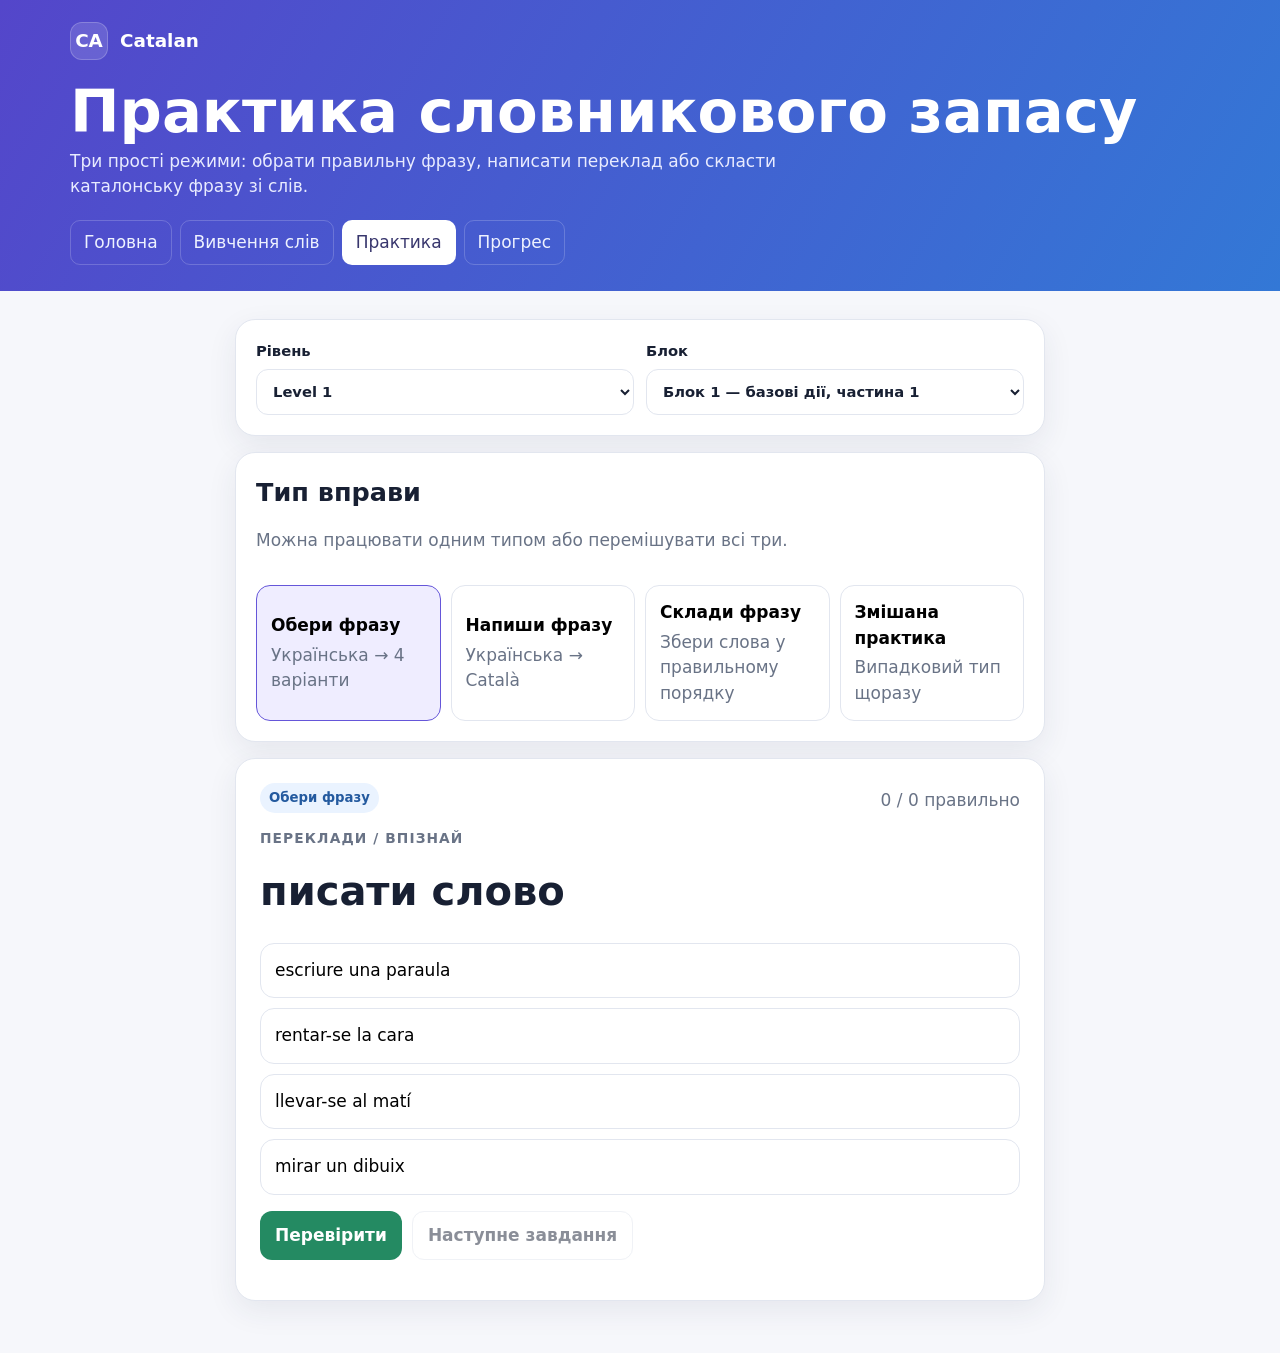
<file: practice.html>
<!doctype html>
<html lang="uk">
<head>
<meta charset="utf-8">
<meta name="viewport" content="width=device-width,initial-scale=1">
<meta name="robots" content="noindex">
<title>Catalan · Практика</title>
<link rel="stylesheet" href="assets/styles.css">
<script src="assets/data.js"></script>
</head>
<body>
<header class="site-header">
  <div class="header-inner">
    <a class="brand" href="index.html"><span class="brand-mark">CA</span><span>Catalan</span></a>
    <h1 class="header-title">Практика словникового запасу</h1>
    <p class="header-sub">Три прості режими: обрати правильну фразу, написати переклад або скласти каталонську фразу зі слів.</p>
    <nav class="topnav"><a href="index.html">Головна</a><a href="vocabulary.html">Вивчення слів</a><a class="active" href="practice.html">Практика</a><a href="progress.html">Прогрес</a></nav>
  </div>
</header>

<main class="page practice-shell">
  <section class="card toolbar">
    <label>Рівень<select id="levelSelect"><option value="level1">Level 1</option><option value="level2">Level 2</option><option value="level3">Level 3</option><option value="level4">Level 4</option></select></label>
    <label>Блок<select id="blockSelect"></select></label>
  </section>

  <section class="card" style="margin-top:16px">
    <div class="section-title"><div><h2>Тип вправи</h2><p class="muted">Можна працювати одним типом або перемішувати всі три.</p></div></div>
    <div class="mode-grid">
      <button class="mode-btn active" data-mode="choice"><strong>Обери фразу</strong><span class="muted">Українська → 4 варіанти</span></button>
      <button class="mode-btn" data-mode="write"><strong>Напиши фразу</strong><span class="muted">Українська → Català</span></button>
      <button class="mode-btn" data-mode="build"><strong>Склади фразу</strong><span class="muted">Збери слова у правильному порядку</span></button>
      <button class="mode-btn" data-mode="mixed"><strong>Змішана практика</strong><span class="muted">Випадковий тип щоразу</span></button>
    </div>
  </section>

  <section class="card practice-card" style="margin-top:16px">
    <div class="section-title">
      <div><span class="chip" id="modeChip">Обери фразу</span></div>
      <div class="muted"><span id="sessionCorrect">0</span> / <span id="sessionTotal">0</span> правильно</div>
    </div>
    <div class="prompt-label">Переклади / впізнай</div>
    <div class="prompt" id="prompt"></div>
    <div id="exercise"></div>
    <div id="feedback" class="feedback"></div>
    <div class="flash-actions" style="justify-content:flex-start">
      <button class="btn green" id="checkBtn">Перевірити</button>
      <button class="btn secondary" id="nextBtn" disabled>Наступне завдання</button>
    </div>
  </section>
</main>

<script>
const BLOCKS=window.CATALAN_BLOCKS||[];
const RECORD_KEY="catVocabularyPracticeV1";
let records=JSON.parse(localStorage.getItem(RECORD_KEY)||"[]");
let level="level1",block=null,mode="choice",actualMode="choice",phrase=null,expected="",selected="",built=[],checked=false;
let sessionCorrect=0,sessionTotal=0;
const levelSelect=document.getElementById("levelSelect"),blockSelect=document.getElementById("blockSelect");
const exercise=document.getElementById("exercise"),feedback=document.getElementById("feedback");

function esc(s){return String(s).replaceAll("&","&amp;").replaceAll("<","&lt;").replaceAll(">","&gt;")}
function shuffle(a){return [...a].sort(()=>Math.random()-.5)}
function normalize(s){return String(s||"").trim().toLowerCase().normalize("NFD").replace(/[\u0300-\u036f]/g,"").replace(/[.?!,;:]/g,"").replace(/\s+/g," ")}
function levelBlocks(){return BLOCKS.filter(b=>b.level===level)}
function initBlocks(){
 const items=levelBlocks(); blockSelect.innerHTML=items.map(b=>'<option value="'+b.id+'">'+b.title+'</option>').join(""); block=items[0]; blockSelect.value=block.id; nextQuestion();
}
function choosePhrase(){phrase=block.phrases[Math.floor(Math.random()*block.phrases.length)]}
function nextQuestion(){
 checked=false;selected="";built=[];feedback.className="feedback";feedback.innerHTML="";document.getElementById("checkBtn").disabled=false;document.getElementById("nextBtn").disabled=true;
 actualMode=mode==="mixed"?["choice","write","build"][Math.floor(Math.random()*3)]:mode;
 choosePhrase(); expected=phrase.ca; document.getElementById("prompt").textContent=phrase.uk;
 const names={choice:"Обери фразу",write:"Напиши фразу",build:"Склади фразу"};
 document.getElementById("modeChip").textContent=mode==="mixed"?"Змішана · "+names[actualMode]:names[actualMode];
 if(actualMode==="choice")renderChoice(); else if(actualMode==="write")renderWrite(); else renderBuild();
}
function renderChoice(){
 const pool=shuffle(BLOCKS.filter(b=>b.level===level).flatMap(b=>b.phrases).filter(p=>p.ca!==phrase.ca)).slice(0,3).map(p=>p.ca);
 const opts=shuffle([phrase.ca,...pool]);
 exercise.innerHTML='<div class="options">'+opts.map(o=>'<button class="option" data-value="'+esc(o)+'">'+esc(o)+'</button>').join("")+'</div>';
 document.querySelectorAll(".option").forEach(b=>b.addEventListener("click",()=>{if(checked)return;selected=b.dataset.value;document.querySelectorAll(".option").forEach(x=>x.classList.remove("selected"));b.classList.add("selected")}));
}
function renderWrite(){exercise.innerHTML='<input id="answer" type="text" autocomplete="off" placeholder="Напиши каталонською">'}
function renderBuild(){
 const words=shuffle(phrase.ca.replace(/[.?!]/g,"").split(/\s+/));
 exercise.innerHTML='<div class="target" id="target"></div><div class="word-bank">'+words.map((w,i)=>'<button class="word" data-i="'+i+'">'+esc(w)+'</button>').join("")+'</div><button class="btn ghost" id="clearBuild" type="button">Очистити</button>';
 const target=document.getElementById("target");
 function paint(){target.textContent=built.map(x=>x.word).join(" ")}
 document.querySelectorAll(".word").forEach(b=>b.addEventListener("click",()=>{if(checked||b.disabled)return;built.push({word:b.textContent,el:b});b.disabled=true;paint()}));
 document.getElementById("clearBuild").addEventListener("click",()=>{built.forEach(x=>x.el.disabled=false);built=[];paint()});
}
function answer(){if(actualMode==="choice")return selected;if(actualMode==="write")return document.getElementById("answer").value;return built.map(x=>x.word).join(" ")}
function check(){
 if(checked)return;checked=true;
 const user=answer();const ok=normalize(user)===normalize(expected);
 sessionTotal++;if(ok)sessionCorrect++;
 records.push({timestamp:Date.now(),level,blockId:block.id,blockTitle:block.title,mode:actualMode,phraseCa:phrase.ca,phraseUk:phrase.uk,answer:user,correct:ok});
 localStorage.setItem(RECORD_KEY,JSON.stringify(records.slice(-3000)));
 document.getElementById("sessionCorrect").textContent=sessionCorrect;document.getElementById("sessionTotal").textContent=sessionTotal;
 feedback.className="feedback show "+(ok?"ok":"bad");
 feedback.innerHTML=ok?'<strong>Правильно.</strong><br>'+esc(expected):'<strong>Потрібно повторити.</strong><br>Правильно: <strong>'+esc(expected)+'</strong>';
 document.getElementById("checkBtn").disabled=true;document.getElementById("nextBtn").disabled=false;
 document.querySelectorAll("#exercise button,#exercise input").forEach(x=>x.disabled=true);
}
levelSelect.addEventListener("change",()=>{level=levelSelect.value;initBlocks()});
blockSelect.addEventListener("change",()=>{block=BLOCKS.find(b=>b.id===blockSelect.value);nextQuestion()});
document.querySelectorAll(".mode-btn").forEach(b=>b.addEventListener("click",()=>{document.querySelectorAll(".mode-btn").forEach(x=>x.classList.remove("active"));b.classList.add("active");mode=b.dataset.mode;nextQuestion()}));
document.getElementById("checkBtn").addEventListener("click",check);
document.getElementById("nextBtn").addEventListener("click",nextQuestion);
initBlocks();
</script>
</body></html>
</file>
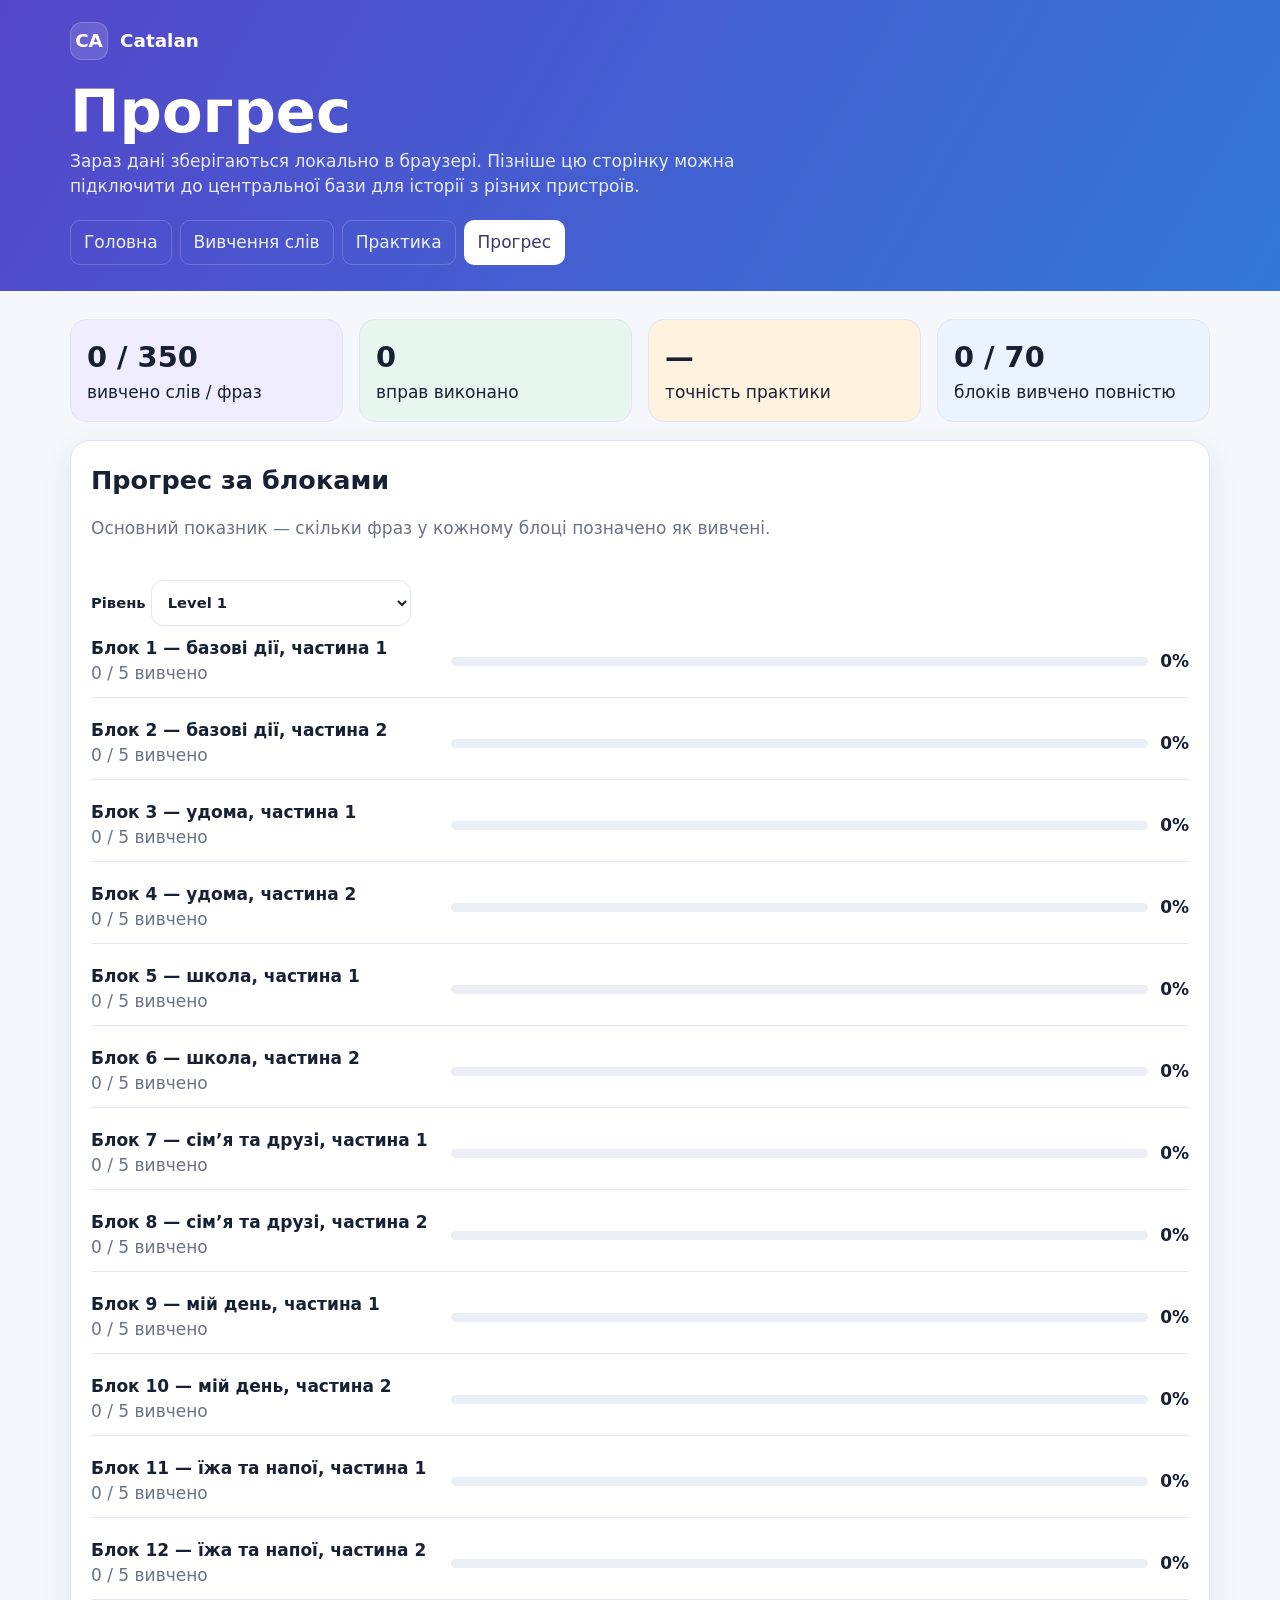
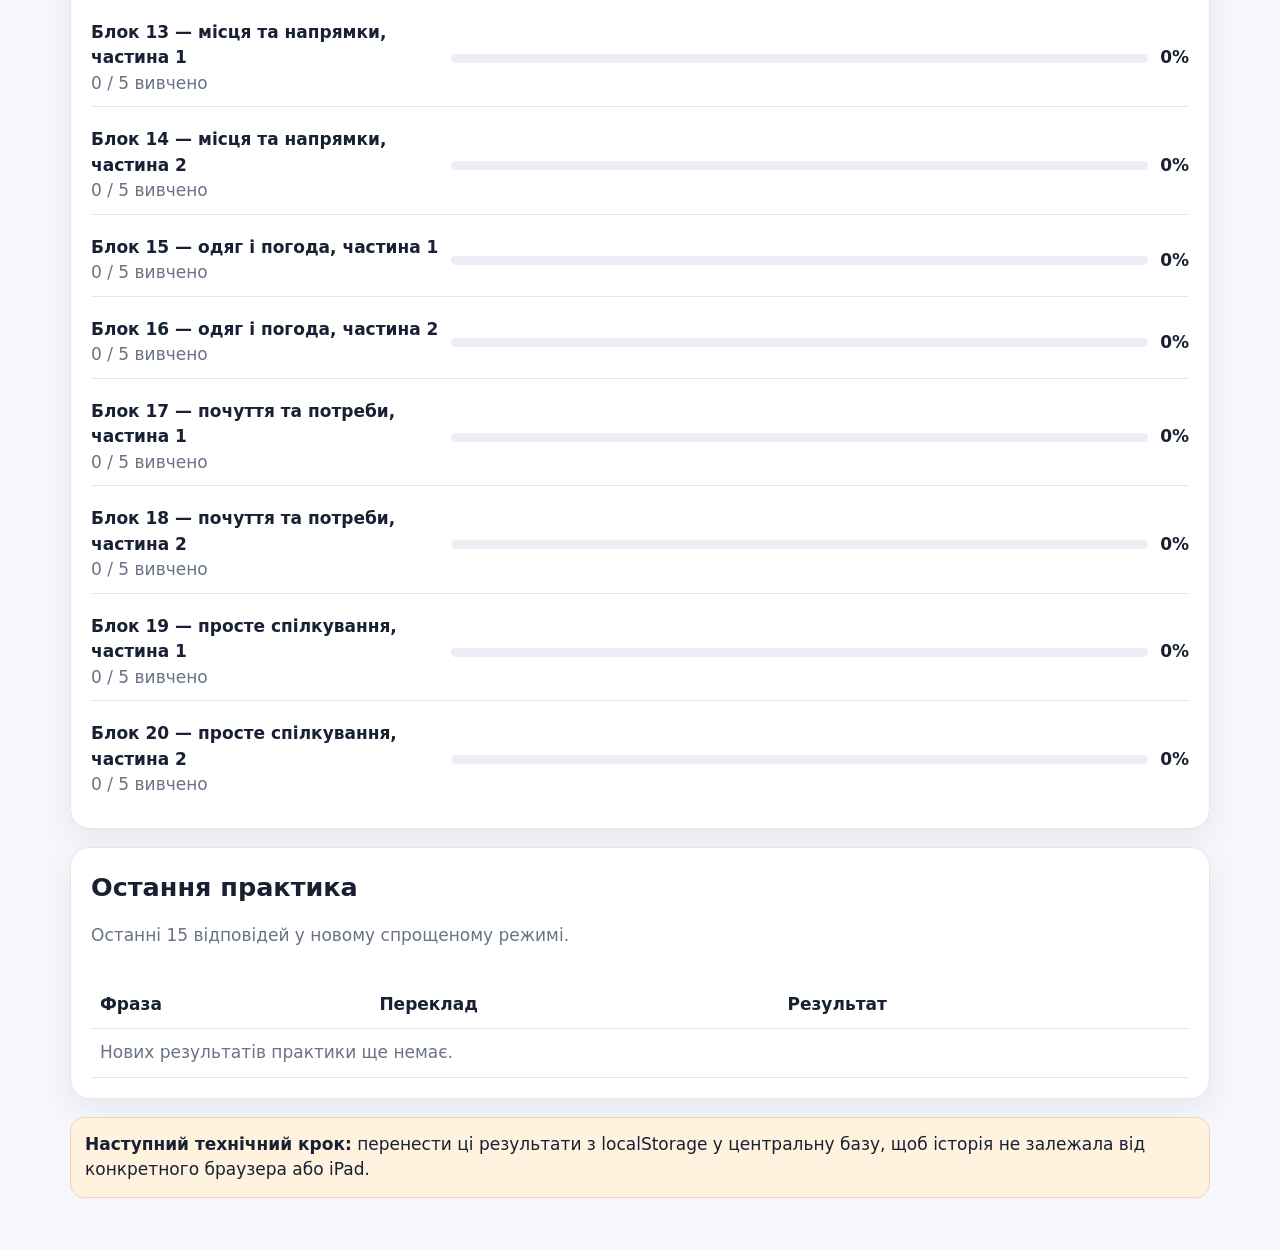
<file: progress.html>
<!doctype html>
<html lang="uk">
<head>
<meta charset="utf-8">
<meta name="viewport" content="width=device-width,initial-scale=1">
<meta name="robots" content="noindex">
<title>Catalan · Прогрес</title>
<link rel="stylesheet" href="assets/styles.css">
<script src="assets/data.js"></script>
</head>
<body>
<header class="site-header">
  <div class="header-inner">
    <a class="brand" href="index.html"><span class="brand-mark">CA</span><span>Catalan</span></a>
    <h1 class="header-title">Прогрес</h1>
    <p class="header-sub">Зараз дані зберігаються локально в браузері. Пізніше цю сторінку можна підключити до центральної бази для історії з різних пристроїв.</p>
    <nav class="topnav"><a href="index.html">Головна</a><a href="vocabulary.html">Вивчення слів</a><a href="practice.html">Практика</a><a class="active" href="progress.html">Прогрес</a></nav>
  </div>
</header>

<main class="page">
  <section class="stat-grid">
    <div class="stat violet"><div class="value" id="learnedTotal">0</div><div>вивчено слів / фраз</div></div>
    <div class="stat green"><div class="value" id="attempts">0</div><div>вправ виконано</div></div>
    <div class="stat orange"><div class="value" id="accuracy">—</div><div>точність практики</div></div>
    <div class="stat blue"><div class="value" id="completeBlocks">0</div><div>блоків вивчено повністю</div></div>
  </section>

  <section class="card" style="margin-top:18px">
    <div class="section-title"><div><h2>Прогрес за блоками</h2><p class="muted">Основний показник — скільки фраз у кожному блоці позначено як вивчені.</p></div></div>
    <label>Рівень
      <select id="levelSelect" style="max-width:260px"><option value="level1">Level 1</option><option value="level2">Level 2</option><option value="level3">Level 3</option><option value="level4">Level 4</option></select>
    </label>
    <div class="block-progress" id="blocks"></div>
  </section>

  <section class="card" style="margin-top:18px">
    <div class="section-title"><div><h2>Остання практика</h2><p class="muted">Останні 15 відповідей у новому спрощеному режимі.</p></div></div>
    <div style="overflow:auto">
      <table class="list-table"><thead><tr><th>Фраза</th><th>Переклад</th><th>Результат</th></tr></thead><tbody id="recent"></tbody></table>
    </div>
  </section>

  <div class="notice" style="margin-top:18px"><strong>Наступний технічний крок:</strong> перенести ці результати з localStorage у центральну базу, щоб історія не залежала від конкретного браузера або iPad.</div>
</main>

<script>
const BLOCKS=window.CATALAN_BLOCKS||[];
const learned=new Set(JSON.parse(localStorage.getItem("catVocabularyLearnedV3")||"[]"));
const records=JSON.parse(localStorage.getItem("catVocabularyPracticeV1")||"[]");
const levelSelect=document.getElementById("levelSelect");
function key(b,p){return b.id+"::"+p.ca}
function esc(s){return String(s).replaceAll("&","&amp;").replaceAll("<","&lt;").replaceAll(">","&gt;")}
function render(){
 const totalWords=BLOCKS.reduce((n,b)=>n+b.phrases.length,0);
 document.getElementById("learnedTotal").textContent=learned.size+" / "+totalWords;
 document.getElementById("attempts").textContent=records.length;
 const good=records.filter(r=>r.correct).length;
 document.getElementById("accuracy").textContent=records.length?Math.round(good/records.length*100)+"%":"—";
 const complete=BLOCKS.filter(b=>b.phrases.every(p=>learned.has(key(b,p)))).length;
 document.getElementById("completeBlocks").textContent=complete+" / "+BLOCKS.length;
 const level=levelSelect.value;
 document.getElementById("blocks").innerHTML=BLOCKS.filter(b=>b.level===level).map(b=>{
   const n=b.phrases.filter(p=>learned.has(key(b,p))).length,pct=Math.round(n/b.phrases.length*100);
   return '<div class="block-row"><div><strong>'+esc(b.title)+'</strong><div class="muted">'+n+' / '+b.phrases.length+' вивчено</div></div><div class="smallbar"><span style="width:'+pct+'%"></span></div><strong>'+pct+'%</strong></div>';
 }).join("");
 const last=[...records].slice(-15).reverse();
 document.getElementById("recent").innerHTML=last.length?last.map(r=>'<tr><td><strong>'+esc(r.phraseCa)+'</strong></td><td>'+esc(r.phraseUk)+'</td><td class="'+(r.correct?'status-learned':'')+'">'+(r.correct?'Правильно':'Повторити')+'</td></tr>').join(""):'<tr><td colspan="3" class="muted">Нових результатів практики ще немає.</td></tr>';
}
levelSelect.addEventListener("change",render);render();
</script>
</body></html>
</file>
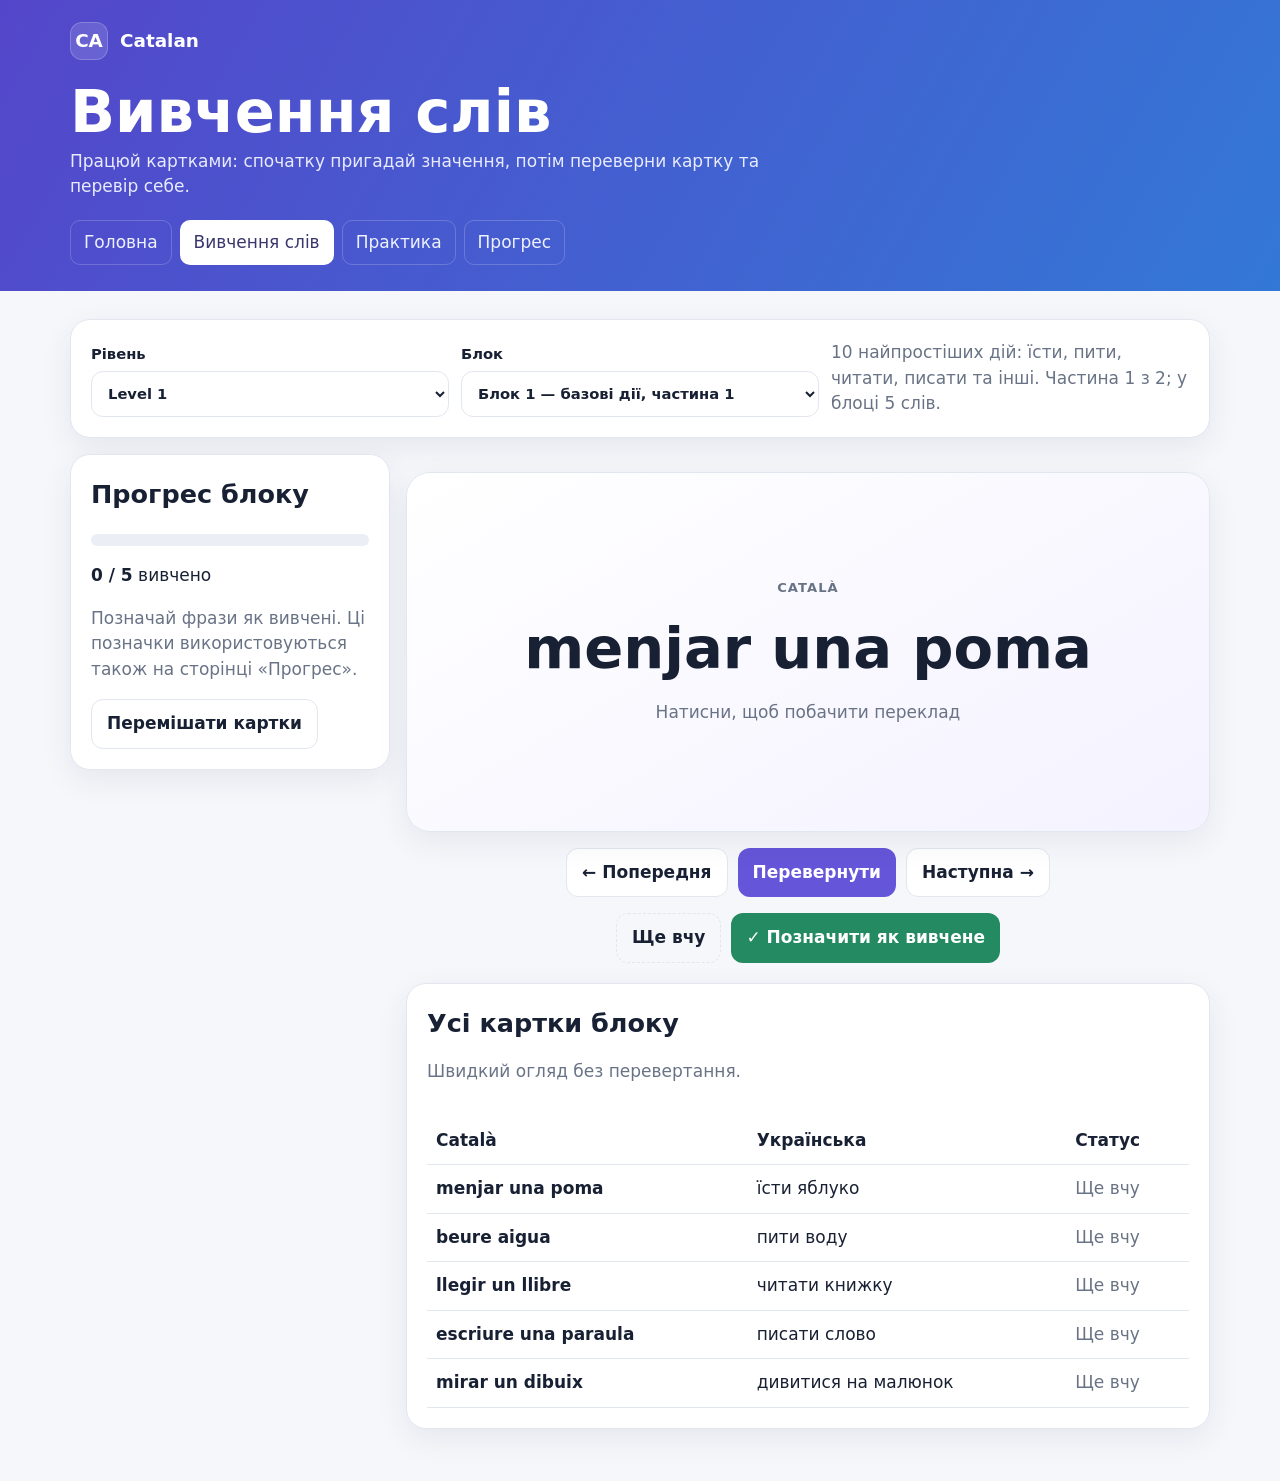
<file: vocabulary.html>
<!doctype html>
<html lang="uk">
<head>
<meta charset="utf-8">
<meta name="viewport" content="width=device-width,initial-scale=1">
<meta name="robots" content="noindex">
<title>Catalan · Вивчення слів</title>
<link rel="stylesheet" href="assets/styles.css">
<script src="assets/data.js"></script>
</head>
<body>
<header class="site-header">
  <div class="header-inner">
    <a class="brand" href="index.html"><span class="brand-mark">CA</span><span>Catalan</span></a>
    <h1 class="header-title">Вивчення слів</h1>
    <p class="header-sub">Працюй картками: спочатку пригадай значення, потім переверни картку та перевір себе.</p>
    <nav class="topnav">
      <a href="index.html">Головна</a><a class="active" href="vocabulary.html">Вивчення слів</a><a href="practice.html">Практика</a><a href="progress.html">Прогрес</a>
    </nav>
  </div>
</header>

<main class="page">
  <section class="card toolbar">
    <label>Рівень
      <select id="levelSelect">
        <option value="level1">Level 1</option><option value="level2">Level 2</option><option value="level3">Level 3</option><option value="level4">Level 4</option>
      </select>
    </label>
    <label>Блок
      <select id="blockSelect"></select>
    </label>
    <div>
      <div class="muted" id="blockDescription"></div>
    </div>
  </section>

  <section class="split" style="margin-top:16px">
    <aside class="card sticky">
      <h2 style="margin-top:0">Прогрес блоку</h2>
      <div class="progress-line"><span id="blockBar"></span></div>
      <p><strong id="learnedCount">0 / 5</strong> вивчено</p>
      <p class="muted">Позначай фрази як вивчені. Ці позначки використовуються також на сторінці «Прогрес».</p>
      <button class="btn secondary" id="shuffleBtn" type="button">Перемішати картки</button>
    </aside>

    <section>
      <div class="flash-wrap">
        <div class="flashcard" id="flashcard" tabindex="0" role="button" aria-label="Перевернути картку">
          <div class="flash-face flash-front">
            <div class="flash-lang">Català</div>
            <div class="flash-main" id="frontText"></div>
            <div class="flash-hint">Натисни, щоб побачити переклад</div>
          </div>
          <div class="flash-face flash-back">
            <div class="flash-lang">Українська</div>
            <div class="flash-main" id="backText"></div>
            <div class="flash-hint" id="backCatalan"></div>
          </div>
        </div>
      </div>

      <div class="flash-actions">
        <button class="btn secondary" id="prevBtn" type="button">← Попередня</button>
        <button class="btn" id="flipBtn" type="button">Перевернути</button>
        <button class="btn secondary" id="nextBtn" type="button">Наступна →</button>
      </div>
      <div class="flash-actions">
        <button class="btn ghost" id="notLearnedBtn" type="button">Ще вчу</button>
        <button class="btn green" id="learnedBtn" type="button">✓ Вивчено</button>
      </div>

      <div class="card" style="margin-top:20px">
        <div class="section-title">
          <div><h2>Усі картки блоку</h2><p class="muted">Швидкий огляд без перевертання.</p></div>
        </div>
        <div style="overflow:auto">
          <table class="list-table">
            <thead><tr><th>Català</th><th>Українська</th><th>Статус</th></tr></thead>
            <tbody id="wordTable"></tbody>
          </table>
        </div>
      </div>
    </section>
  </section>
</main>

<script>
const BLOCKS=window.CATALAN_BLOCKS||[];
const STORAGE_KEY="catVocabularyLearnedV3";
let learned=new Set(JSON.parse(localStorage.getItem(STORAGE_KEY)||"[]"));
let level="level1", block=null, order=[], index=0;

const levelSelect=document.getElementById("levelSelect");
const blockSelect=document.getElementById("blockSelect");
const flashcard=document.getElementById("flashcard");

function key(b,p){return b.id+"::"+p.ca}
function levelBlocks(){return BLOCKS.filter(b=>b.level===level)}
function currentPhrase(){return block.phrases[order[index]]}
function save(){localStorage.setItem(STORAGE_KEY,JSON.stringify([...learned]))}
function initBlocks(){
  const items=levelBlocks();
  blockSelect.innerHTML=items.map(b=>'<option value="'+b.id+'">'+b.title+'</option>').join("");
  block=items[0];
  blockSelect.value=block.id;
  resetOrder();
}
function resetOrder(){
  order=block.phrases.map((_,i)=>i); index=0; flashcard.classList.remove("flipped"); render();
}
function render(){
  const p=currentPhrase();
  document.getElementById("frontText").textContent=p.ca;
  document.getElementById("backText").textContent=p.uk;
  document.getElementById("backCatalan").textContent=p.ca;
  document.getElementById("blockDescription").textContent=block.description;
  const count=block.phrases.filter(p=>learned.has(key(block,p))).length;
  document.getElementById("learnedCount").textContent=count+" / "+block.phrases.length;
  document.getElementById("blockBar").style.width=(count/block.phrases.length*100)+"%";
  document.getElementById("learnedBtn").textContent=learned.has(key(block,p))?"✓ Вивчено":"✓ Позначити як вивчене";
  document.getElementById("wordTable").innerHTML=block.phrases.map(p=>{
    const yes=learned.has(key(block,p));
    return '<tr><td><strong>'+esc(p.ca)+'</strong></td><td>'+esc(p.uk)+'</td><td class="'+(yes?'status-learned':'muted')+'">'+(yes?'Вивчено':'Ще вчу')+'</td></tr>';
  }).join("");
}
function esc(s){return String(s).replaceAll("&","&amp;").replaceAll("<","&lt;").replaceAll(">","&gt;")}
function flip(){flashcard.classList.toggle("flipped")}
function move(delta){index=(index+delta+order.length)%order.length;flashcard.classList.remove("flipped");render()}
levelSelect.addEventListener("change",()=>{level=levelSelect.value;initBlocks()});
blockSelect.addEventListener("change",()=>{block=BLOCKS.find(b=>b.id===blockSelect.value);resetOrder()});
flashcard.addEventListener("click",flip);
flashcard.addEventListener("keydown",e=>{if(e.key==="Enter"||e.key===" "){e.preventDefault();flip()}});
document.getElementById("flipBtn").addEventListener("click",flip);
document.getElementById("prevBtn").addEventListener("click",()=>move(-1));
document.getElementById("nextBtn").addEventListener("click",()=>move(1));
document.getElementById("shuffleBtn").addEventListener("click",()=>{order.sort(()=>Math.random()-.5);index=0;flashcard.classList.remove("flipped");render()});
document.getElementById("learnedBtn").addEventListener("click",()=>{learned.add(key(block,currentPhrase()));save();render()});
document.getElementById("notLearnedBtn").addEventListener("click",()=>{learned.delete(key(block,currentPhrase()));save();render()});
initBlocks();
</script>
</body></html>
</file>
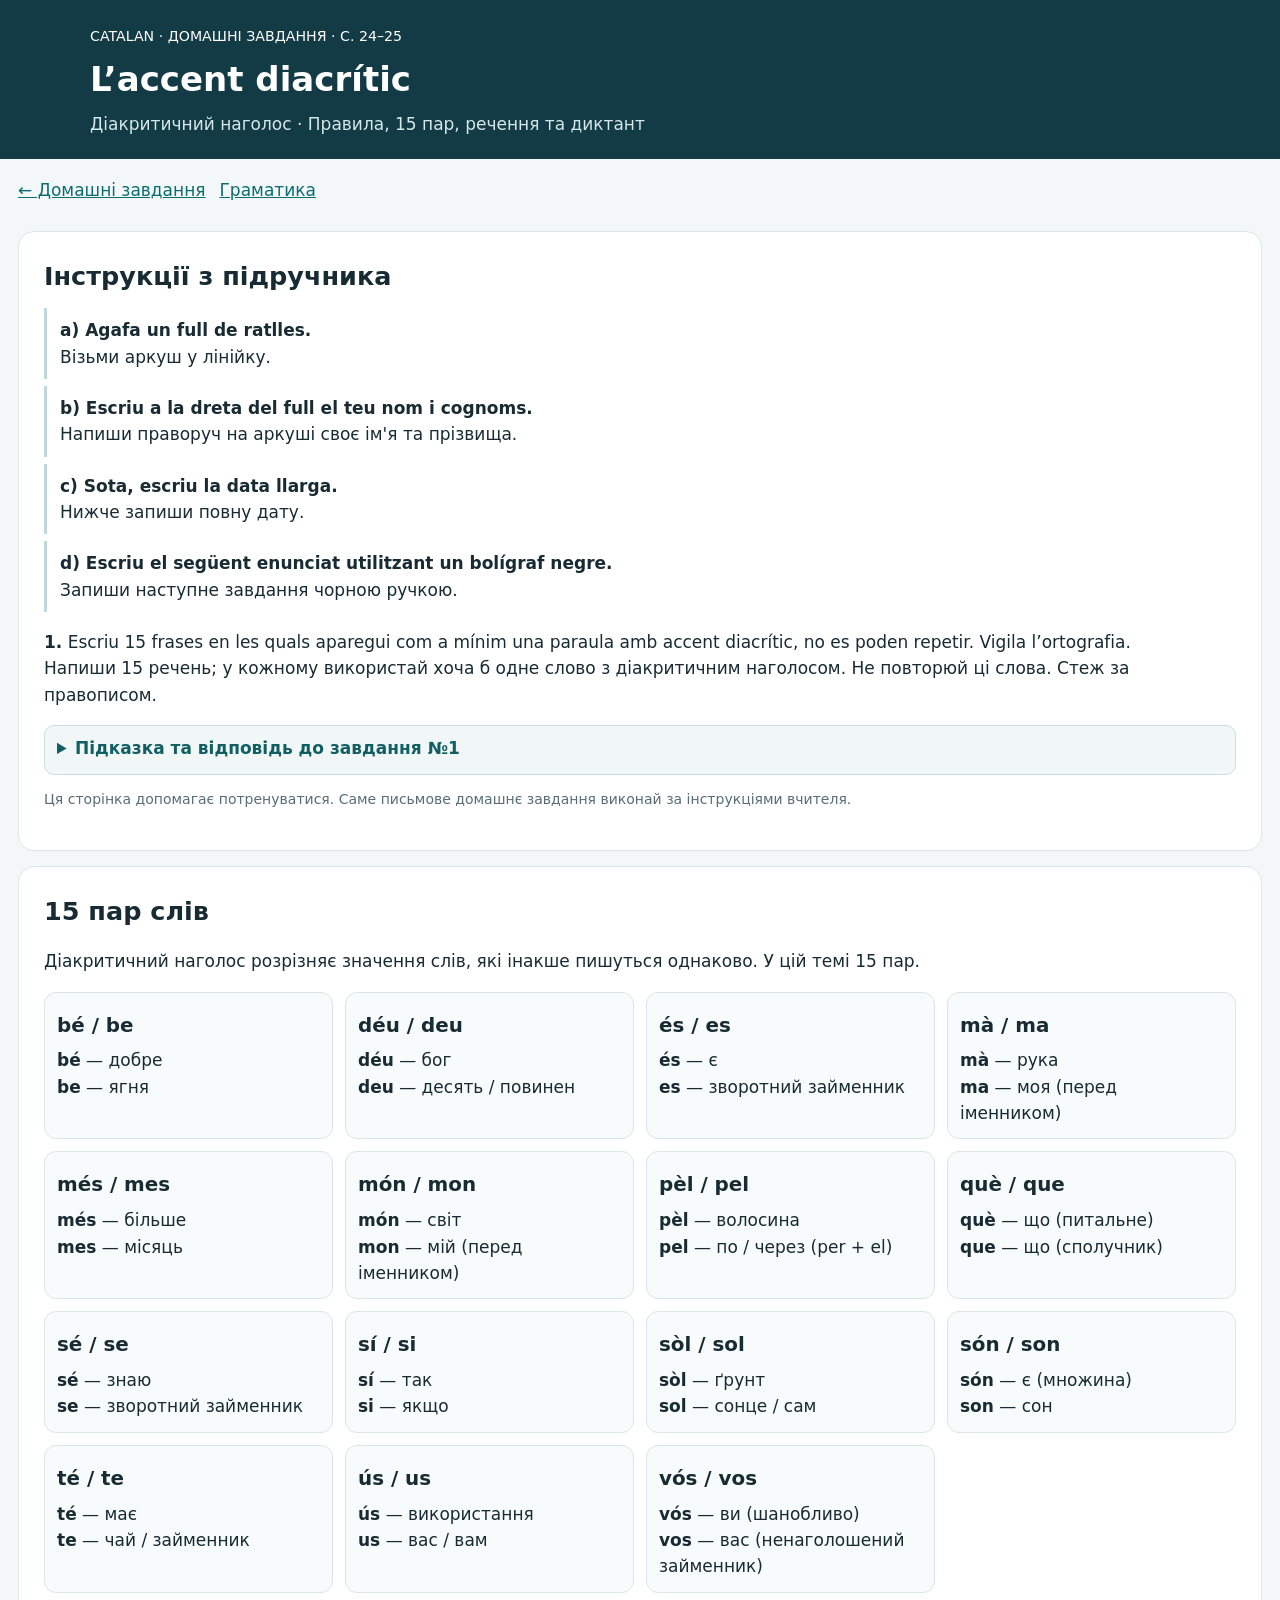
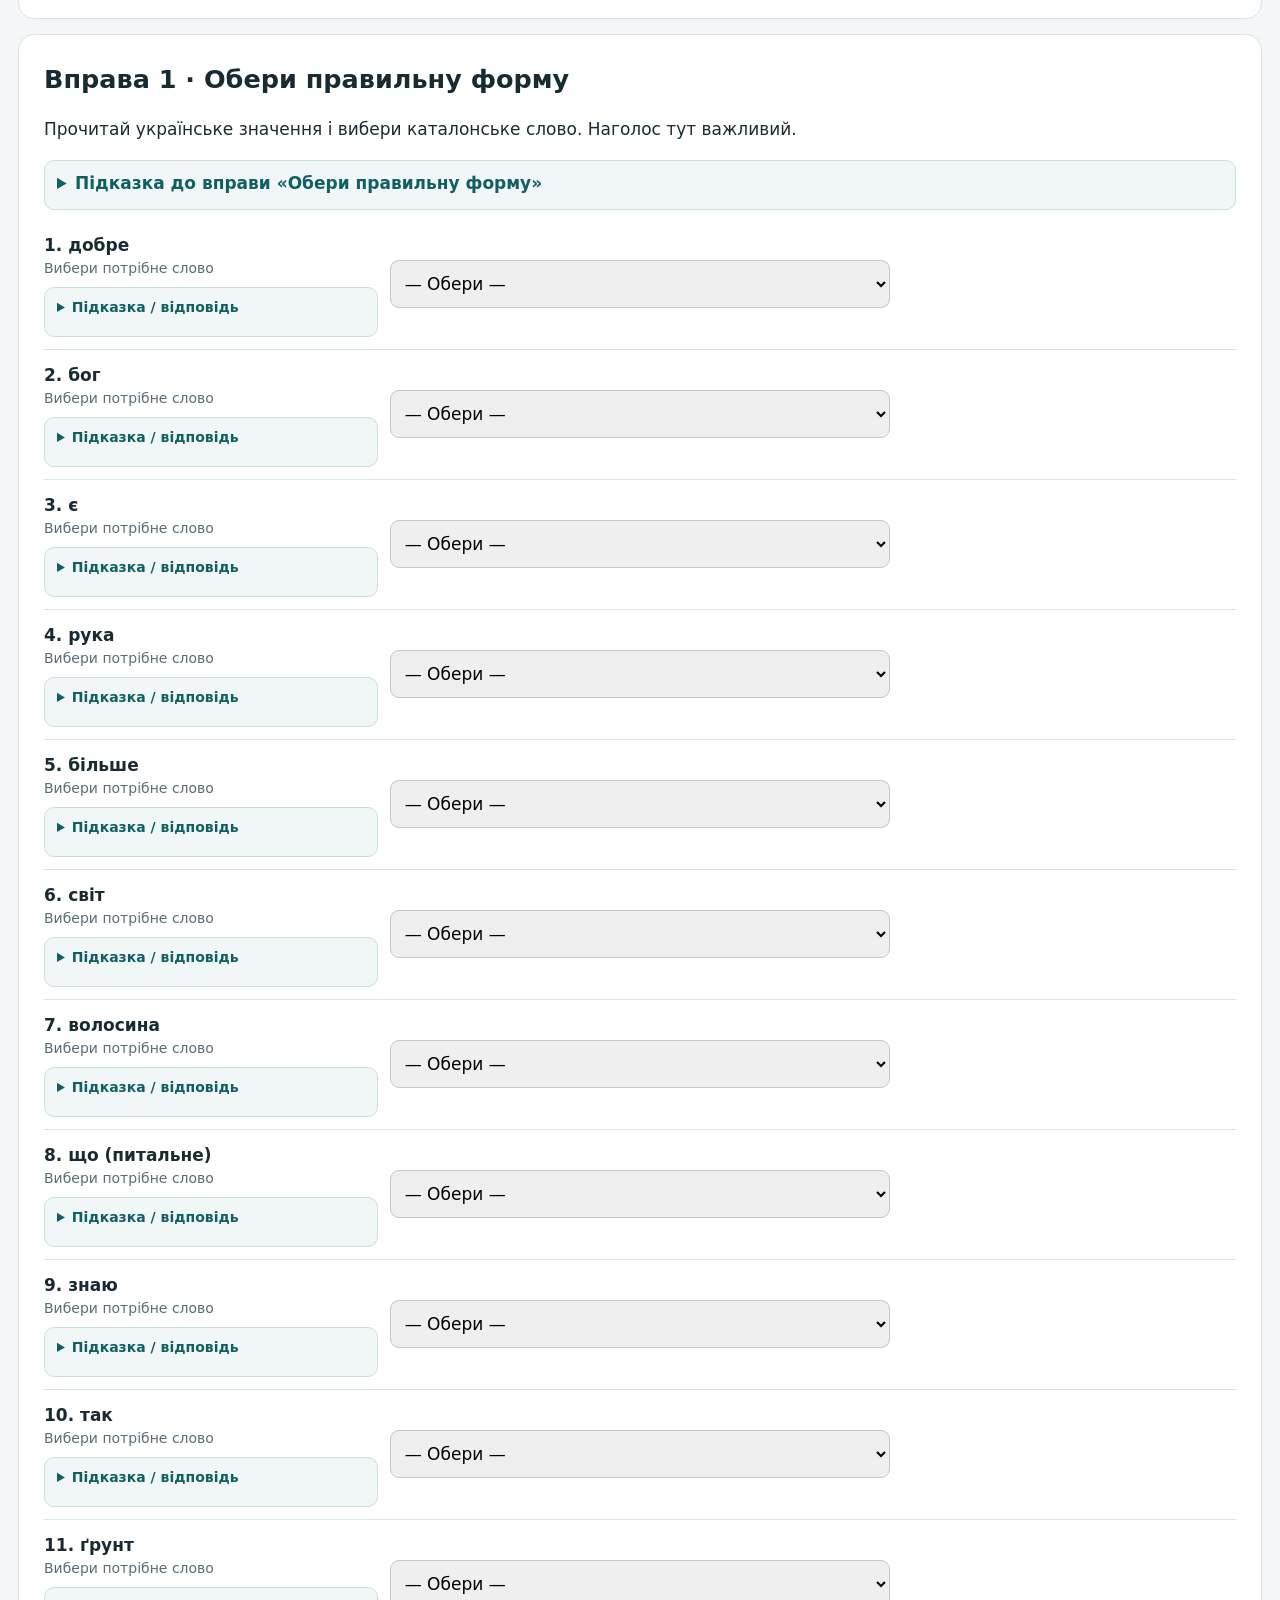
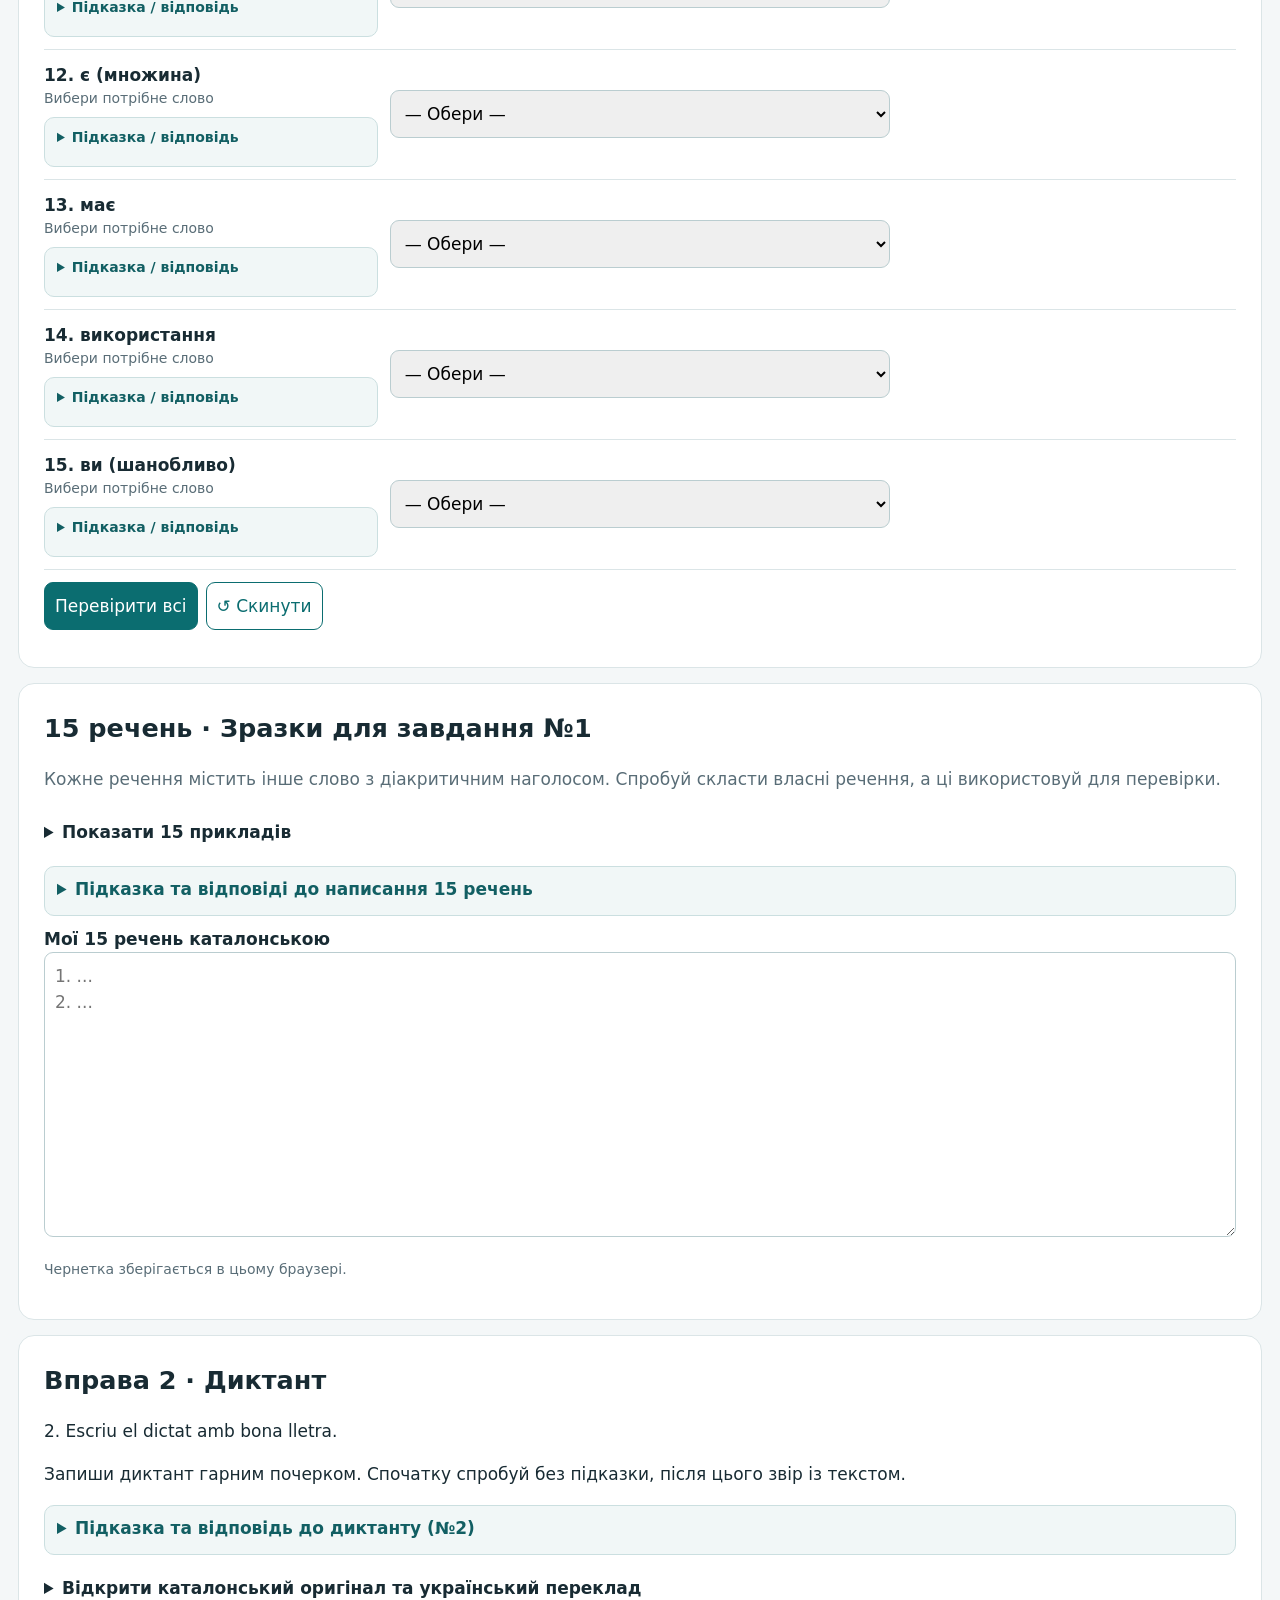
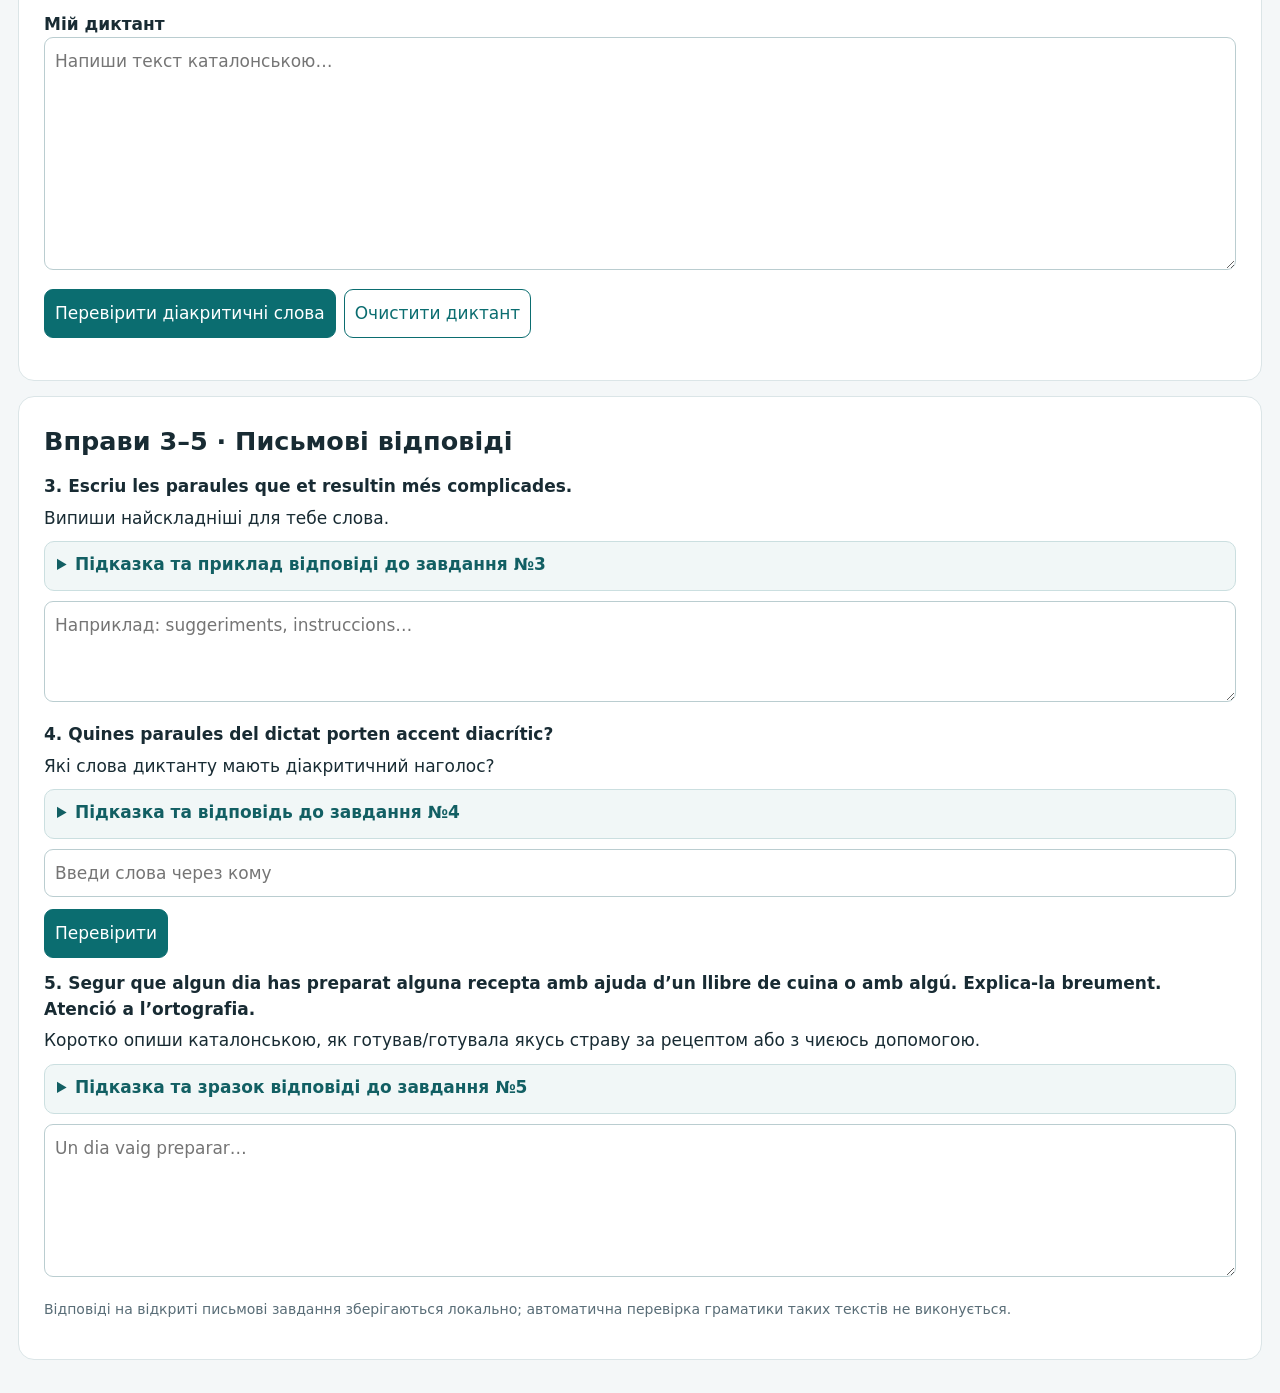
<file: homework/accent-diacritic.html>
<!doctype html><html lang="uk"><head><meta charset="utf-8"><meta name="viewport" content="width=device-width,initial-scale=1"><meta name="robots" content="noindex"><title>L’accent diacrític · Домашні завдання</title><style>
:root{--ink:#182b33;--teal:#0b6d70;--bg:#f4f7f8;--line:#dbe5e7;--ok:#16754b;--bad:#b33240}
*{box-sizing:border-box}body{margin:0;background:var(--bg);font:17px/1.55 system-ui,-apple-system,sans-serif;color:var(--ink)}header{background:#133b46;color:white;padding:22px max(18px,calc((100% - 1100px)/2))}header h1{margin:5px 0}header p{margin:0;color:#d5e8e9}main{max-width:1100px;padding:18px;margin:auto}.card{background:white;border:1px solid var(--line);border-radius:16px;padding:22px;margin:15px 0}.cols{display:grid;grid-template-columns:repeat(auto-fit,minmax(270px,1fr));gap:12px}.rule{background:#f8fbfb;border:1px solid var(--line);border-radius:12px;padding:12px}h2{margin:0 0 12px}h3{margin:6px 0}.muted{color:#596d77}.small{font-size:14px}a{color:var(--teal)}nav a{display:inline-block;margin:0 14px 12px 0}button,select,textarea,input{font:inherit;border:1px solid #bacdd0;border-radius:9px;padding:10px;min-height:44px}button{background:var(--teal);color:white;border-color:var(--teal);cursor:pointer}button.secondary{background:white;color:var(--teal)}button:focus-visible,input:focus-visible,textarea:focus-visible{outline:3px solid #e5b643}input[type=text]{width:100%}textarea{width:100%;min-height:100px}table{border-collapse:collapse;width:100%}th,td{text-align:left;border-bottom:1px solid var(--line);padding:9px;vertical-align:top}.quiz-row{display:grid;grid-template-columns:minmax(120px,1fr) minmax(180px,2fr) minmax(120px,1fr);align-items:center;gap:12px;padding:12px 0;border-bottom:1px solid var(--line)}.good{color:var(--ok);font-weight:700}.bad{color:var(--bad);font-weight:700}.hidden{display:none}.pill{background:#e2f1ee;color:#165c51;padding:4px 10px;border-radius:999px;font-size:13px}.actions{display:flex;gap:8px;flex-wrap:wrap;margin:12px 0}details{padding:10px 0}summary{cursor:pointer;font-weight:700}.passage{white-space:pre-wrap;background:#f7faf9;border-left:4px solid var(--teal);padding:16px;border-radius:8px}.line{margin:12px 0}.line label{display:block;font-weight:650;margin:0 0 5px}.score{font-size:20px;font-weight:700}.instruction{border-left:3px solid #bfd7d8;padding:9px 13px;margin:7px 0}.hint{margin:10px 0;background:#f1f7f7;border:1px solid #cbdfe0;border-radius:10px;padding:9px 12px}.hint summary{font-weight:600;color:#125f63;min-height:30px}.hint p{margin:7px 0 2px}.quiz-row .hint{margin:7px 0 0;font-size:14px}.quiz-row .hint summary{font-size:14px}
@media(min-width:960px) and (orientation:landscape){main{max-width:1280px}.card{padding:25px}.quiz-row{grid-template-columns:1fr 1.5fr 1fr}button,select,input{min-height:48px}}@media(max-width:650px){.quiz-row{grid-template-columns:1fr 1fr}.quiz-row .answer{grid-column:1/-1}th,td{font-size:14px}} 
</style></head><body>
<header><small>CATALAN · ДОМАШНІ ЗАВДАННЯ · С. 24–25</small><h1 lang="ca">L’accent diacrític</h1><p>Діакритичний наголос · Правила, 15 пар, речення та диктант</p></header>
<main><nav><a href="../index.html#homework">← Домашні завдання</a><a href="../index.html#grammar">Граматика</a></nav>
<section class="card"><h2>Інструкції з підручника</h2>
<div class="instruction"><b lang="ca">a) Agafa un full de ratlles.</b><div>Візьми аркуш у лінійку.</div></div>
<div class="instruction"><b lang="ca">b) Escriu a la dreta del full el teu nom i cognoms.</b><div>Напиши праворуч на аркуші своє ім'я та прізвища.</div></div>
<div class="instruction"><b lang="ca">c) Sota, escriu la data llarga.</b><div>Нижче запиши повну дату.</div></div>
<div class="instruction"><b lang="ca">d) Escriu el següent enunciat utilitzant un bolígraf negre.</b><div>Запиши наступне завдання чорною ручкою.</div></div>
<p><b>1.</b> <span lang="ca">Escriu 15 frases en les quals aparegui com a mínim una paraula amb accent diacrític, no es poden repetir. Vigila l’ortografia.</span><br>Напиши 15 речень; у кожному використай хоча б одне слово з діакритичним наголосом. Не повторюй ці слова. Стеж за правописом.</p>
<details class="hint"><summary>Підказка та відповідь до завдання №1</summary><p>Візьми по одному слову з кожної з 15 пар. Склади 15 коротких речень. Переконайся, що в кожному реченні є слово з діакритичним наголосом і що жодне з цих 15 слів не повторюється.</p><p><b>Готові відповіді з перекладом:</b> відкрий нижче «Показати 15 прикладів»: усі 15 речень наведено каталонською та українською.</p></details><p class="muted small">Ця сторінка допомагає потренуватися. Саме письмове домашнє завдання виконай за інструкціями вчителя.</p></section>
<section class="card"><h2>15 пар слів</h2><p>Діакритичний наголос розрізняє значення слів, які інакше пишуться однаково. У цій темі 15 пар.</p><div id="pairCards" class="cols"></div></section>
<section class="card"><h2>Вправа 1 · Обери правильну форму</h2><p>Прочитай українське значення і вибери каталонське слово. Наголос тут важливий.</p><details class="hint"><summary>Підказка до вправи «Обери правильну форму»</summary><p>Порівняй два схожі слова: наголос змінює їхнє значення. Знайди в таблиці 15 пар відповідне українське значення. Для кожного пункту нижче є окрема підказка з правильною відповіддю та українським перекладом.</p></details><div id="quiz"></div><div class="actions"><button id="checkQuiz">Перевірити всі</button><button class="secondary" id="resetQuiz" title="Очистити відповіді">↺ Скинути</button></div><div class="score" id="quizScore" aria-live="polite"></div></section>
<section class="card"><h2>15 речень · Зразки для завдання №1</h2><p class="muted">Кожне речення містить інше слово з діакритичним наголосом. Спробуй скласти власні речення, а ці використовуй для перевірки.</p><details><summary>Показати 15 прикладів</summary><ol id="sentences"></ol></details>
<details class="hint"><summary>Підказка та відповіді до написання 15 речень</summary><p>Можна почати з коротких конструкцій: «Avui…», «Jo…», «Ella…», «A casa…». Спершу вибери різні 15 слів із наголосом, потім придумай речення. Над полем для відповіді відкрий «Показати 15 прикладів» — там є 15 повних каталонських речень і їхній український переклад.</p></details><label for="ownSentences"><b>Мої 15 речень каталонською</b></label><textarea id="ownSentences" rows="10" placeholder="1. ...&#10;2. ..."></textarea><p class="muted small">Чернетка зберігається в цьому браузері.</p></section>
<section class="card"><h2>Вправа 2 · Диктант</h2><p lang="ca">2. Escriu el dictat amb bona lletra.</p><p>Запиши диктант гарним почерком. Спочатку спробуй без підказки, після цього звір із текстом.</p><details class="hint"><summary>Підказка та відповідь до диктанту (№2)</summary><p>Під час запису перевіряй закінчення слів, апострофи та діакритичні наголоси. У тексті є шість різних слів із діакритичним наголосом. Спочатку напиши текст самостійно, а оригінал відкрий лише для звірки.</p><p><b>Відповідь:</b> повний каталонський диктант і його український переклад можна відкрити в блоці безпосередньо нижче. Діакритичні слова: <b>més</b> — більше; <b>bé</b> — добре; <b>és</b> — є; <b>sí</b> — так; <b>ús</b> — використання; <b>són</b> — є (множина).</p></details><details><summary>Відкрити каталонський оригінал та український переклад</summary><div class="cols"><div><h3>Каталонською</h3><div class="passage" lang="ca" id="dictText"></div></div><div><h3>Українською</h3><div class="passage" id="dictTranslation"></div></div></div></details><label for="dictAnswer"><b>Мій диктант</b></label><textarea id="dictAnswer" rows="8" placeholder="Напиши текст каталонською…"></textarea><div class="actions"><button id="checkDict">Перевірити діакритичні слова</button><button class="secondary" id="clearDict">Очистити диктант</button></div><p id="dictResult" aria-live="polite"></p></section>
<section class="card"><h2>Вправи 3–5 · Письмові відповіді</h2>
<div class="line"><label for="hardWords"><span lang="ca">3. Escriu les paraules que et resultin més complicades.</span></label>Випиши найскладніші для тебе слова.<details class="hint"><summary>Підказка та приклад відповіді до завдання №3</summary><p>Перечитай диктант і вибери 5–10 слів, які складно написати або вимовити. Зверни увагу на слова з апострофом, наголосом та незвичними буквосполученнями.</p><p><b>Приклад відповіді (CA — UK):</b> recepta — рецепт; ingredients — інгредієнти; córrer — поспішати; llegeix — читай; suggeriments — поради; t’indiqui — які тобі вказує; útil — корисний; instruccions — інструкції; aparells — прилади; endreçada — прибрана.</p></details><textarea id="hardWords" rows="3" placeholder="Наприклад: suggeriments, instruccions…"></textarea></div>
<div class="line"><label for="accentWords"><span lang="ca">4. Quines paraules del dictat porten accent diacrític?</span></label>Які слова диктанту мають діакритичний наголос?<details class="hint"><summary>Підказка та відповідь до завдання №4</summary><p>Шукай не всі слова з графічним наголосом, а тільки ті, де наголос допомагає розрізнити значення двох однаково написаних слів. Перевір їх у таблиці 15 пар на початку сторінки.</p><p><b>Правильна відповідь:</b> <b>més</b> — більше; <b>bé</b> — добре; <b>és</b> — є; <b>sí</b> — так; <b>ús</b> — використання; <b>són</b> — є (множина). Усього шість різних слів.</p></details><input id="accentWords" type="text" placeholder="Введи слова через кому"><div class="actions"><button id="checkAccent">Перевірити</button></div><div id="accentFeedback" aria-live="polite"></div></div>
<div class="line"><label for="recipe"><span lang="ca">5. Segur que algun dia has preparat alguna recepta amb ajuda d’un llibre de cuina o amb algú. Explica-la breument. Atenció a l’ortografia.</span></label>Коротко опиши каталонською, як готував/готувала якусь страву за рецептом або з чиєюсь допомогою.<details class="hint"><summary>Підказка та зразок відповіді до завдання №5</summary><p>Напиши 3–5 коротких речень. Назви страву, з ким її готувала/готував, основні інгредієнти та дії. Корисні початки: «Vaig preparar…» (Я приготувала/приготував…), «Amb…» (З…), «Primer…» (Спочатку…), «Després…» (Потім…), «Finalment…» (Насамкінець…).</p><p lang="ca"><b>Зразок каталонською:</b> Un dia vaig preparar una pizza amb la meva mare. Primer, vam preparar la massa. Després, hi vam posar tomàquet, formatge i pernil. Vam posar la pizza al forn. Finalment, vam menjar la pizza. Estava molt bona!</p><p><b>Переклад:</b> Одного дня я приготувала піцу з мамою. Спочатку ми приготували тісто. Потім поклали помідори, сир і шинку. Ми поставили піцу в духовку. Нарешті ми з’їли піцу. Вона була дуже смачна!</p></details><textarea id="recipe" rows="5" placeholder="Un dia vaig preparar…"></textarea></div>
<p class="muted small">Відповіді на відкриті письмові завдання зберігаються локально; автоматична перевірка граматики таких текстів не виконується.</p></section>
</main><script>
const PAIRS=[["bé","be","добре","ягня","Avui em trobo bé."],["déu","deu","бог","десять / повинен","El déu apareix en el conte."],["és","es","є","зворотний займенник","La cuina és neta."],["mà","ma","рука","моя (перед іменником)","Aixeca la mà."],["més","mes","більше","місяць","Vull més aigua."],["món","mon","світ","мій (перед іменником)","El món és gran."],["pèl","pel","волосина","по / через (per + el)","Té un pèl a la jaqueta."],["què","que","що (питальне)","що (сполучник)","Què vols menjar?"],["sé","se","знаю","зворотний займенник","Sé la resposta."],["sí","si","так","якщо","Sí, vindré demà."],["sòl","sol","ґрунт","сонце / сам","El sòl és humit."],["són","son","є (множина)","сон","Els nens són a casa."],["té","te","має","чай / займенник","Ella té un llibre."],["ús","us","використання","вас / вам","L'ús del forn és fàcil."],["vós","vos","ви (шанобливо)","вас (ненаголошений займенник)","Vós sou la professora."]];
const DICT="Si vols preparar un plat que no has cuinat mai val més que busquis una recepta i t’hi fixis bé. En realitat no és gaire complicat. Això sí, cal tenir tots els ingredients a punt. No vulguis córrer i llegeix amb atenció tots els passos i els suggeriments que t’indiqui la recepta. També et pot ser útil donar un cop d’ull a les instruccions d’ús dels aparells que hauràs de fer servir. Si no, després tot són laments… Ah! I un bon cuiner sempre deixa la cuina endreçada!";
const TRANSLATION="Якщо хочеш приготувати страву, яку ще ніколи не готував, краще знайти рецепт і уважно його прочитати. Насправді це не дуже складно. Звісно, потрібно мати всі інгредієнти напоготові. Не поспішай і уважно прочитай усі кроки та поради рецепта. Також корисно переглянути інструкції з використання приладів, які знадобляться. Інакше потім будуть самі нарікання… А хороший кухар завжди залишає кухню прибраною!";
document.getElementById('dictText').textContent=DICT;document.getElementById('dictTranslation').textContent=TRANSLATION;
const SENTENCE_TRANSLATIONS=["Сьогодні я почуваюся добре.","Бог з’являється в оповіданні.","Кухня чиста.","Підніми руку.","Я хочу більше води.","Світ великий.","У нього (неї) є волосина на куртці.","Що ти хочеш їсти?","Я знаю відповідь.","Так, я прийду завтра.","Ґрунт вологий.","Діти вдома.","У неї є книжка.","Користуватися духовкою легко.","Ви — вчителька."];
const QUIZ_HINTS=["Подумай, чи йдеться про те, як людина почувається, чи про назву тварини.","Порівняй слово, що називає божество, з числівником.","Пригадай різницю між формою дієслова «бути» та зворотним займенником.","Потрібен іменник, який називає частину тіла, а не присвійне слово.","Йдеться про кількість, а не про відрізок календарного часу.","Потрібне слово для всієї планети або світу, а не присвійна форма.","Зверни увагу на окрему волосину, а не на поєднання прийменника й артикля.","У запитанні потрібне питальне слово, а не сполучник.","Визнач, чи вислів означає «я знаю», чи це займенник.","Подумай, чи це ствердна відповідь, чи умовне «якщо».","Розрізняй землю під ногами та сонце на небі.","Подивись: ідеться про «вони є» чи про сон?","У цьому значенні хтось володіє річчю, а не п'є напій.","Йдеться про використання приладу, не про займенник «вам».","Знайди шанобливе звертання до людини, а не ненаголошений займенник."];
const pairsEl=document.getElementById('pairCards'); const quizEl=document.getElementById('quiz');const sentences=document.getElementById('sentences');
PAIRS.forEach(([accent,plain,meaning,other,sentence],i)=>{
const c=document.createElement('div');c.className='rule';c.innerHTML='<h3>'+accent+' / '+plain+'</h3><div><b>'+accent+'</b> — '+meaning+'</div><div><b>'+plain+'</b> — '+other+'</div>';pairsEl.append(c);
const li=document.createElement('li');li.lang='ca';const original=document.createElement('div');original.textContent=sentence;const ukrainian=document.createElement('div');ukrainian.className='muted';ukrainian.lang='uk';ukrainian.textContent=SENTENCE_TRANSLATIONS[i];li.append(original,ukrainian);sentences.append(li);
const q=document.createElement('div');q.className='quiz-row';const label=document.createElement('div');label.innerHTML='<b>'+(i+1)+'. '+meaning+'</b><div class="muted small">Вибери потрібне слово</div>';const hint=document.createElement('details');hint.className='hint';const hintTitle=document.createElement('summary');hintTitle.textContent='Підказка / відповідь';const hintText=document.createElement('p');hintText.textContent=QUIZ_HINTS[i];const answerText=document.createElement('p');const answerStrong=document.createElement('b');answerStrong.textContent='Правильна відповідь: '+accent;answerText.append(answerStrong,document.createTextNode(' — '+meaning+'. Наприклад: '+sentence+' — '+SENTENCE_TRANSLATIONS[i]));hint.append(hintTitle,hintText,answerText);label.append(hint);const sel=document.createElement('select');sel.setAttribute('aria-label','Завдання '+(i+1));sel.innerHTML='<option value="">— Обери —</option>';[accent,plain].sort((a,b)=>i%2?a.localeCompare(b):b.localeCompare(a)).forEach(v=>{let op=document.createElement('option');op.value=v;op.textContent=v;sel.append(op)});sel.dataset.correct=accent;sel.id='q'+i;const res=document.createElement('span');res.className='answer';res.id='r'+i;q.append(label,sel,res);quizEl.append(q);
});
document.getElementById('checkQuiz').onclick=()=>{let score=0;PAIRS.forEach((p,i)=>{let sel=document.getElementById('q'+i),r=document.getElementById('r'+i);if(sel.value===p[0])score++;r.textContent=sel.value===p[0]?'✓ Правильно':sel.value?'✗ Правильно: '+p[0]:'Не обрано';r.className='answer '+(sel.value===p[0]?'good':'bad')});document.getElementById('quizScore').textContent='Результат: '+score+' / 15';localStorage.setItem('ca-diacritic-score',score)};
document.getElementById('resetQuiz').onclick=()=>{PAIRS.forEach((p,i)=>{document.getElementById('q'+i).value='';document.getElementById('r'+i).textContent=''});document.getElementById('quizScore').textContent='';localStorage.removeItem('ca-diacritic-score')};
const fields=['ownSentences','dictAnswer','hardWords','accentWords','recipe'];fields.forEach(id=>{let el=document.getElementById(id);el.value=localStorage.getItem('ca-homework-'+id)||'';el.addEventListener('input',()=>localStorage.setItem('ca-homework-'+id,el.value))});
document.getElementById('clearDict').onclick=()=>{let el=document.getElementById('dictAnswer');el.value='';el.dispatchEvent(new Event('input'));document.getElementById('dictResult').textContent=''};
document.getElementById('checkDict').onclick=()=>{const t=document.getElementById('dictAnswer').value.toLocaleLowerCase('ca');const target=['més','bé','és','sí','ús','són'];const found=target.filter(w=>new RegExp('(^|[^\\p{L}])'+w+'(?=$|[^\\p{L}])','u').test(t));document.getElementById('dictResult').textContent='Знайдено '+found.length+' із 6 діакритичних слів: '+(found.join(', ')||'—')+'. Порівняй решту тексту з оригіналом. Це не повна перевірка диктанту.'};
document.getElementById('checkAccent').onclick=()=>{const answer=document.getElementById('accentWords').value.toLowerCase().split(/[,;\s]+/).filter(Boolean);const expected=['més','bé','és','sí','ús','són'];const found=expected.filter(w=>answer.includes(w));const extra=answer.filter(w=>!expected.includes(w));document.getElementById('accentFeedback').textContent='Правильно знайдено: '+found.length+'/6. '+(found.length===6&&!extra.length?'Усі шість слів правильні.':'Правильна відповідь: '+expected.join(', ')+'.'+(extra.length?' Зайві слова: '+extra.join(', '):''))};
</script></body></html>
</file>
<file: assets/styles.css>
:root{
  --bg:#f6f7fb;--surface:#fff;--ink:#182033;--muted:#697386;--line:#e2e6ef;
  --violet:#6556d9;--violet-soft:#efedff;--blue:#3077d7;--blue-soft:#eaf3ff;
  --green:#248a62;--green-soft:#e7f7f0;--orange:#d57b20;--orange-soft:#fff2df;
  --rose:#c64f78;--rose-soft:#fdebf1;--shadow:0 10px 30px rgba(34,46,80,.08);
}
*{box-sizing:border-box}
html{-webkit-text-size-adjust:100%;text-size-adjust:100%}
body{margin:0;background:var(--bg);color:var(--ink);font:17px/1.5 system-ui,-apple-system,BlinkMacSystemFont,"Segoe UI",sans-serif}
a{color:inherit}
button,input,select{font:inherit}
button,select,input{min-height:46px}
button{cursor:pointer}
.site-header{background:linear-gradient(120deg,#5446ca,#3378d6);color:#fff}
.header-inner{max-width:1180px;margin:auto;padding:22px 20px 26px}
.brand{display:flex;align-items:center;gap:12px;text-decoration:none;font-weight:800;font-size:1.15rem}
.brand-mark{display:grid;place-items:center;width:38px;height:38px;border-radius:12px;background:#ffffff22;border:1px solid #ffffff35}
.header-title{margin:22px 0 6px;font-size:clamp(2rem,5vw,3.7rem);line-height:1.03}
.header-sub{margin:0;color:#e8ebff;max-width:760px}
.topnav{display:flex;gap:8px;flex-wrap:wrap;margin-top:20px}
.topnav a{padding:9px 13px;border-radius:10px;text-decoration:none;color:#eef2ff;border:1px solid #ffffff30}
.topnav a.active,.topnav a:hover{background:#fff;color:#38366d}
.page{max-width:1180px;margin:0 auto;padding:24px 18px 44px}
.hero-grid,.choice-grid,.stat-grid,.split{display:grid;gap:16px}
.choice-grid{grid-template-columns:repeat(auto-fit,minmax(245px,1fr))}
.stat-grid{grid-template-columns:repeat(auto-fit,minmax(150px,1fr))}
.split{grid-template-columns:1fr}
.card{background:var(--surface);border:1px solid var(--line);border-radius:20px;padding:20px;box-shadow:var(--shadow)}
.choice-card{position:relative;overflow:hidden;text-decoration:none;min-height:230px;display:flex;flex-direction:column}
.choice-card:before{content:"";position:absolute;width:160px;height:160px;border-radius:50%;right:-50px;top:-60px;opacity:.25}
.choice-card.vocab:before{background:var(--violet)}
.choice-card.practice:before{background:var(--green)}
.choice-card.progress-card:before{background:var(--orange)}
.choice-card.homework-card:before{background:var(--rose)}
.choice-icon{font-size:2rem;width:58px;height:58px;border-radius:16px;display:grid;place-items:center;margin-bottom:20px}
.vocab .choice-icon{background:var(--violet-soft);color:var(--violet)}
.practice .choice-icon{background:var(--green-soft);color:var(--green)}
.progress-card .choice-icon{background:var(--orange-soft);color:var(--orange)}
.homework-card .choice-icon{background:var(--rose-soft);color:var(--rose)}
.choice-card h2{font-size:1.45rem;margin:0 0 8px}
.choice-card p{color:var(--muted);margin:0 0 18px}
.choice-card .go{margin-top:auto;font-weight:750}
.toolbar{display:grid;gap:12px;grid-template-columns:repeat(auto-fit,minmax(190px,1fr));align-items:end}
label{font-weight:700;font-size:.92rem}
select,input[type=text]{width:100%;border:1px solid var(--line);border-radius:12px;padding:10px 12px;background:#fff;color:var(--ink);margin-top:6px}
.btn{border:0;border-radius:12px;padding:11px 15px;font-weight:750;background:var(--violet);color:#fff}
.btn.secondary{background:#fff;color:var(--ink);border:1px solid var(--line)}
.btn.green{background:var(--green)}
.btn.orange{background:var(--orange)}
.btn.ghost{background:transparent;color:var(--ink);border:1px dashed var(--line)}
.btn:disabled{opacity:.5;cursor:not-allowed}
.section-title{display:flex;justify-content:space-between;gap:14px;align-items:flex-end;margin:0 0 15px}
.section-title h2,.section-title h1{margin:0}
.muted{color:var(--muted)}
.flash-wrap{perspective:1000px;margin-top:18px}
.flashcard{position:relative;min-height:330px;border-radius:24px;cursor:pointer;transform-style:preserve-3d;transition:transform .38s;box-shadow:var(--shadow)}
.flashcard.flipped{transform:rotateY(180deg)}
.flash-face{position:absolute;inset:0;backface-visibility:hidden;border:1px solid var(--line);border-radius:24px;padding:26px;display:flex;flex-direction:column;align-items:center;justify-content:center;text-align:center;background:#fff}
.flash-front{background:linear-gradient(150deg,#ffffff,#f4f2ff)}
.flash-back{transform:rotateY(180deg);background:linear-gradient(150deg,#ffffff,#eaf7f2)}
.flash-lang{font-size:.82rem;letter-spacing:.08em;text-transform:uppercase;color:var(--muted);font-weight:800}
.flash-main{font-size:clamp(2rem,5vw,3.6rem);line-height:1.08;font-weight:800;margin:20px 0}
.flash-hint{color:var(--muted)}
.flash-actions{display:flex;gap:10px;flex-wrap:wrap;justify-content:center;margin:16px 0}
.progress-line{height:12px;border-radius:999px;background:#eceef5;overflow:hidden}
.progress-line span{display:block;height:100%;background:linear-gradient(90deg,var(--violet),var(--blue));width:0}
.chip{display:inline-flex;align-items:center;gap:6px;padding:5px 9px;border-radius:999px;background:var(--blue-soft);color:#245a9f;font-size:.83rem;font-weight:700}
.list-table{width:100%;border-collapse:collapse}
.list-table th,.list-table td{text-align:left;padding:11px 9px;border-bottom:1px solid var(--line);vertical-align:top}
.status-learned{color:var(--green);font-weight:750}
.practice-shell{max-width:850px;margin:0 auto}
.practice-card{padding:24px}
.prompt-label{font-size:.86rem;text-transform:uppercase;letter-spacing:.08em;color:var(--muted);font-weight:800}
.prompt{font-size:clamp(1.55rem,4vw,2.5rem);font-weight:800;margin:12px 0 22px}
.options{display:grid;gap:10px}
.option{width:100%;text-align:left;border:1px solid var(--line);background:#fff;border-radius:14px;padding:14px}
.option:hover{border-color:#aeb7cb;background:#fafbff}
.option.selected{border-color:var(--violet);background:var(--violet-soft)}
.word-bank{display:flex;gap:8px;flex-wrap:wrap;margin:16px 0}
.word{border:1px solid #ccd3e1;background:#fff;border-radius:11px;padding:9px 11px}
.target{min-height:60px;border:2px dashed #cfd4df;border-radius:14px;padding:12px;margin:14px 0;background:#fafbff}
.feedback{display:none;border-radius:14px;padding:14px;margin-top:16px}
.feedback.show{display:block}
.feedback.ok{background:var(--green-soft);color:#166646;border:1px solid #bfe9d7}
.feedback.bad{background:#fff0f0;color:#9a3131;border:1px solid #f0c7c7}
.feedback.info{background:var(--blue-soft);color:#245a9f;border:1px solid #c6ddf8}
.mode-grid{display:grid;grid-template-columns:repeat(auto-fit,minmax(175px,1fr));gap:10px}
.mode-btn{border:1px solid var(--line);background:#fff;border-radius:14px;padding:14px;text-align:left}
.mode-btn strong{display:block;margin-bottom:4px}
.mode-btn.active{border-color:var(--violet);background:var(--violet-soft)}
.stat{border-radius:16px;padding:16px;background:#fff;border:1px solid var(--line)}
.stat .value{font-size:1.8rem;font-weight:850}
.stat.violet{background:var(--violet-soft)}.stat.green{background:var(--green-soft)}
.stat.orange{background:var(--orange-soft)}.stat.blue{background:var(--blue-soft)}
.block-progress{display:grid;gap:10px}
.block-row{display:grid;grid-template-columns:minmax(150px,1fr) 2fr auto;gap:12px;align-items:center;padding:10px 0;border-bottom:1px solid var(--line)}
.block-row:last-child{border-bottom:0}
.smallbar{height:9px;background:#eceef5;border-radius:999px;overflow:hidden}
.smallbar span{display:block;height:100%;background:var(--green)}
.notice{padding:14px;border-radius:14px;background:var(--orange-soft);border:1px solid #f1d7b0}
.footer{text-align:center;padding:28px;color:var(--muted)}
@media(min-width:900px){.split{grid-template-columns:320px 1fr}.sticky{position:sticky;top:18px;align-self:start}}
@media(max-width:620px){.flashcard{min-height:290px}.block-row{grid-template-columns:1fr}.header-title{font-size:2.35rem}}
@media(min-width:900px) and (orientation:landscape){body{font-size:17px}.page{padding:28px 20px 52px}.flashcard{min-height:360px}}
</file>
